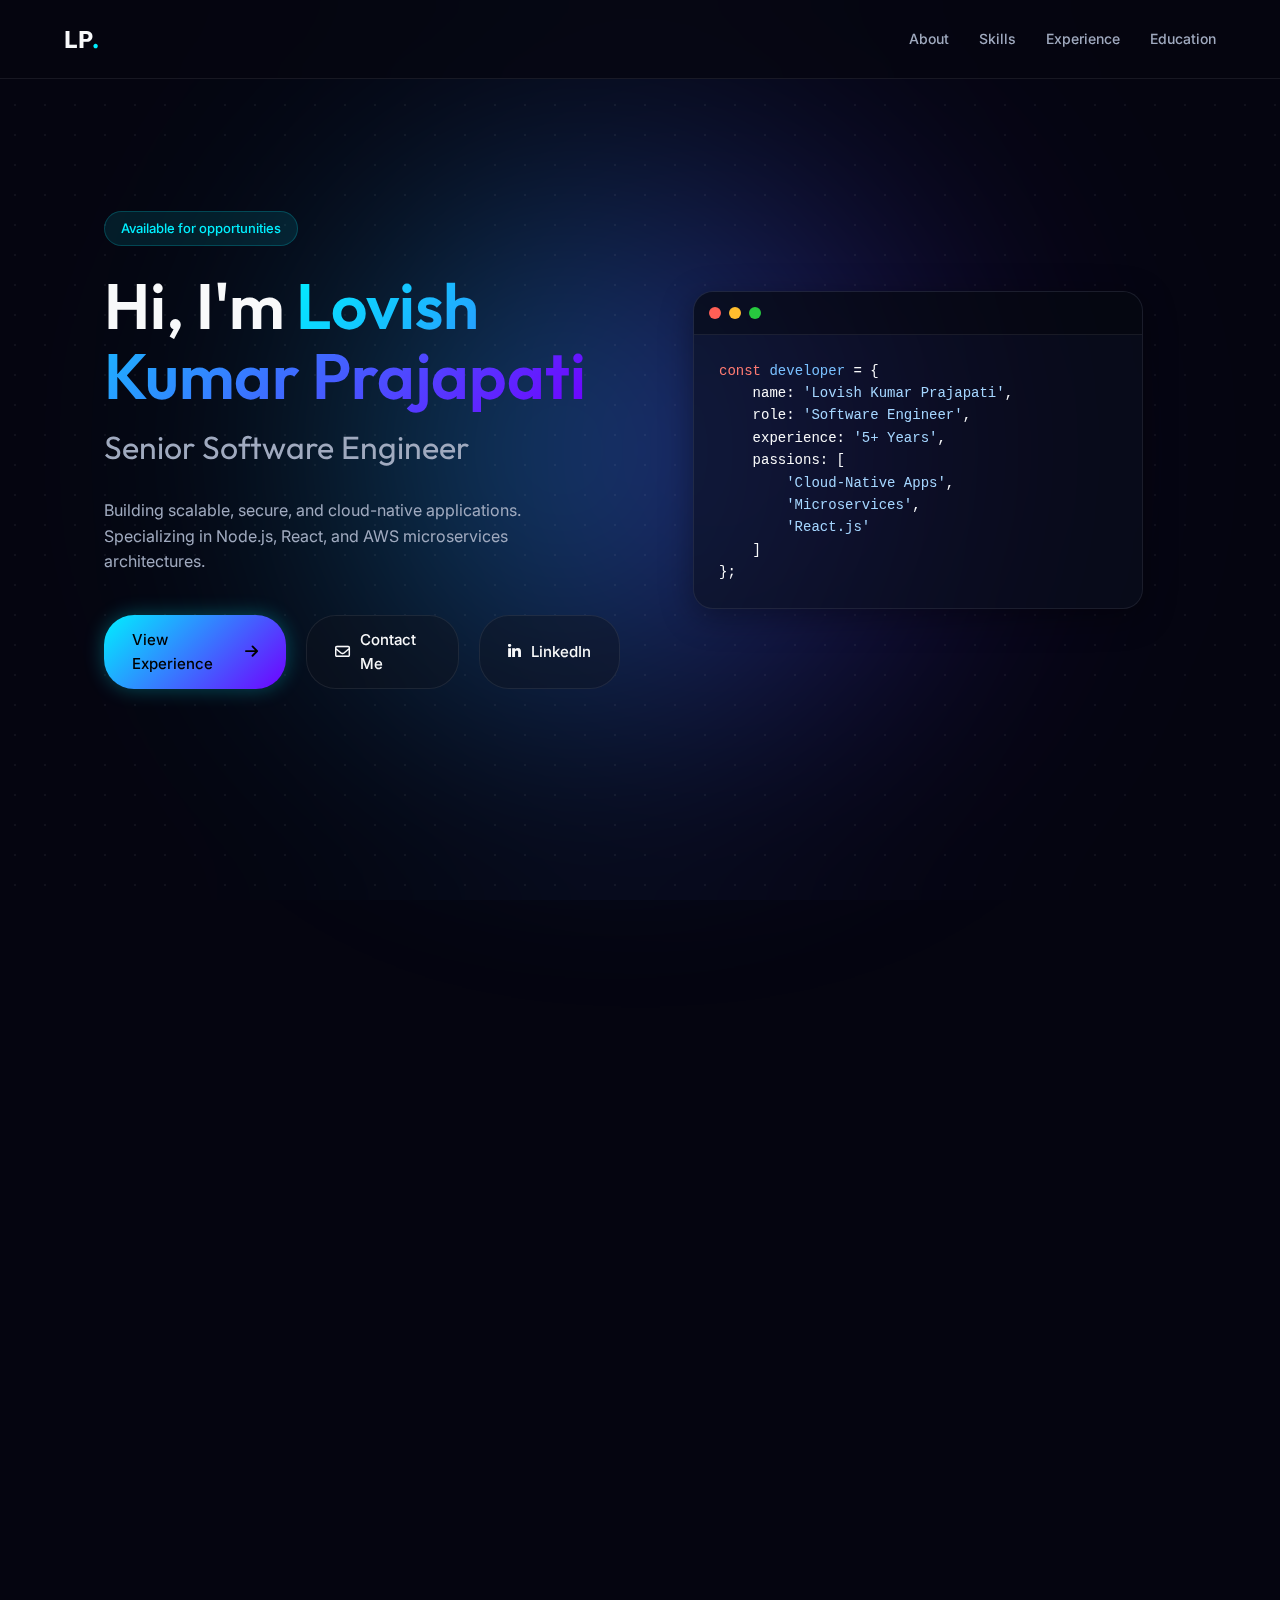
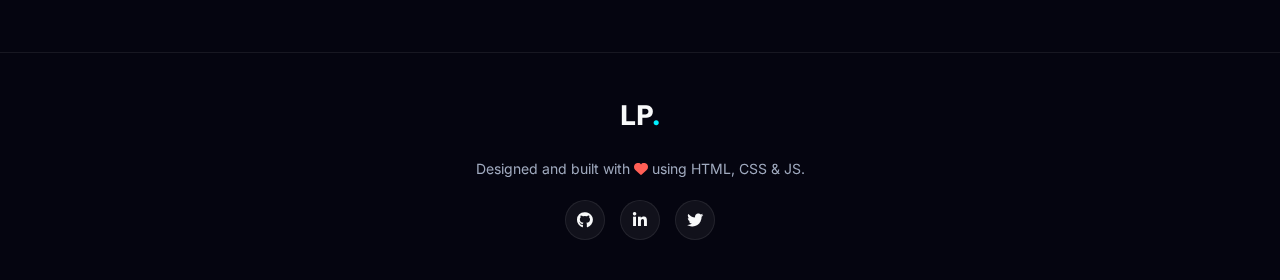
<file: index.html>
<!DOCTYPE html>
<html lang="en">

<head>
    <meta charset="UTF-8">
    <meta name="viewport" content="width=device-width, initial-scale=1.0">
    <title>Lovish Kumar Prajapati | Software Engineer</title>
    <link rel="stylesheet" href="style.css">
    <link
        href="https://fonts.googleapis.com/css2?family=Outfit:wght@300;400;500;600;700&family=Inter:wght@300;400;500;600&display=swap"
        rel="stylesheet">
    <!-- FontAwesome for Icons -->
    <link rel="stylesheet" href="https://cdnjs.cloudflare.com/ajax/libs/font-awesome/6.4.0/css/all.min.css">
</head>

<body>
    <!-- Dynamic animated backgrounds -->
    <div id="blob"></div>
    <div id="blur"></div>
    <div class="particles" id="particles"></div>

    <!-- Navigation -->
    <nav class="glass-nav">
        <div class="nav-container">
            <div class="logo">LP<span class="dot">.</span></div>
            <ul class="nav-links">
                <li><a href="#about" class="nav-link">About</a></li>
                <li><a href="#skills" class="nav-link">Skills</a></li>
                <li><a href="#experience" class="nav-link">Experience</a></li>
                <li><a href="#education" class="nav-link">Education</a></li>
            </ul>
            <div class="hamburger">
                <i class="fas fa-bars"></i>
            </div>
        </div>
    </nav>

    <main>
        <!-- Hero Section -->
        <section id="hero" class="hero section-spacing">
            <div class="hero-content fade-in">
                <div class="badge glass-badge">Available for opportunities</div>
                <h1 class="hero-title">
                    Hi, I'm <span class="gradient-text">Lovish Kumar Prajapati</span>
                </h1>
                <h2 class="hero-subtitle">Senior Software Engineer</h2>
                <p class="hero-desc">
                    Building scalable, secure, and cloud-native applications. Specializing in Node.js, React, and AWS
                    microservices architectures.
                </p>
                <div class="hero-actions">
                    <a href="#experience" class="btn btn-primary">
                        <span>View Experience</span>
                        <i class="fas fa-arrow-right"></i>
                    </a>
                    <a href="mailto:prajapatilovish@gmail.com" class="btn btn-glass">
                        <i class="far fa-envelope"></i>
                        <span>Contact Me</span>
                    </a>
                    <a href="#" class="btn btn-glass" target="_blank">
                        <i class="fab fa-linkedin-in"></i>
                        <span>LinkedIn</span>
                    </a>
                </div>
            </div>

            <div class="hero-visual fade-in scroll-delay-1">
                <div class="glass-card tech-stack-preview">
                    <div class="window-controls">
                        <span class="control red"></span>
                        <span class="control yellow"></span>
                        <span class="control green"></span>
                    </div>
                    <pre><code><span class="keyword">const</span> <span class="variable">developer</span> = {
    name: <span class="string">'Lovish Kumar Prajapati'</span>,
    role: <span class="string">'Software Engineer'</span>,
    experience: <span class="string">'5+ Years'</span>,
    passions: [
        <span class="string">'Cloud-Native Apps'</span>,
        <span class="string">'Microservices'</span>,
        <span class="string">'React.js'</span>
    ]
};</code></pre>
                </div>
            </div>
        </section>

        <!-- About Section -->
        <section id="about" class="about section-spacing">
            <div class="section-header fade-in">
                <span class="section-badge">01</span>
                <h2 class="section-title">About Me</h2>
                <div class="section-line"></div>
            </div>

            <div class="about-grid">
                <div class="glass-card about-card fade-in">
                    <p class="about-text">
                        Software Engineer with 5+ years of experience in designing and developing scalable web
                        applications using
                        <span class="highlight">Node.js</span>, <span class="highlight">React.js</span>, JavaScript,
                        TypeScript,
                        <span class="highlight">AWS</span>, and Python.
                    </p>
                    <p class="about-text">
                        Strong expertise in RESTful APIs, microservices, and third-party integrations. Proven track
                        record in optimizing system performance, improving security, and enhancing development workflows
                        through modern practices and cloud-native solutions.
                    </p>

                    <div class="stats-row">
                        <div class="stat-item">
                            <span class="stat-number">5+</span>
                            <span class="stat-label">Years Experience</span>
                        </div>
                        <div class="stat-item">
                            <span class="stat-number">30%</span>
                            <span class="stat-label">Cost Reduction</span>
                        </div>
                        <div class="stat-item">
                            <span class="stat-number">10k+</span>
                            <span class="stat-label">Daily Active Users</span>
                        </div>
                    </div>
                </div>
            </div>
        </section>

        <!-- Skills Section -->
        <section id="skills" class="skills section-spacing">
            <div class="section-header fade-in">
                <span class="section-badge">02</span>
                <h2 class="section-title">Technical Expertise</h2>
                <div class="section-line"></div>
            </div>

            <div class="skills-grid">
                <!-- Backend -->
                <div class="glass-card skill-card fade-in">
                    <div class="skill-icon"><i class="fas fa-server"></i></div>
                    <h3>Backend Development</h3>
                    <ul class="skill-tags">
                        <li>Node.js</li>
                        <li>Go</li>
                        <li>TypeScript</li>
                        <li>Python</li>
                        <li>Express.js</li>
                        <li>NestJS</li>
                        <li>RESTful APIs</li>
                        <li>Microservices</li>
                    </ul>
                </div>

                <!-- Frontend -->
                <div class="glass-card skill-card fade-in scroll-delay-1">
                    <div class="skill-icon"><i class="fas fa-desktop"></i></div>
                    <h3>Frontend Development</h3>
                    <ul class="skill-tags">
                        <li>React.js</li>
                        <li>Next.js</li>
                        <li>Material UI</li>
                        <li>HTML5</li>
                        <li>CSS3</li>
                        <li>SASS</li>
                        <li>Responsive Design</li>
                    </ul>
                </div>

                <!-- Cloud & Infrastructure -->
                <div class="glass-card skill-card fade-in">
                    <div class="skill-icon"><i class="fas fa-cloud"></i></div>
                    <h3>Cloud & AWS Services</h3>
                    <ul class="skill-tags">
                        <li>Lambda</li>
                        <li>API Gateway</li>
                        <li>S3</li>
                        <li>SQS</li>
                        <li>SNS</li>
                        <li>ECS</li>
                        <li>IAM</li>
                        <li>CloudWatch</li>
                        <li>VPC</li>
                        <li>Serverless</li>
                    </ul>
                </div>

                <!-- Database & Caching -->
                <div class="glass-card skill-card fade-in scroll-delay-1">
                    <div class="skill-icon"><i class="fas fa-database"></i></div>
                    <h3>Data Management</h3>
                    <ul class="skill-tags">
                        <li>MongoDB</li>
                        <li>Mongoose</li>
                        <li>TypeGoose</li>
                        <li>Redis</li>
                        <li>Kafka (MSK)</li>
                        <li>Schema Design</li>
                        <li>Optimization</li>
                    </ul>
                </div>

                <!-- State Mgmt & Visualization -->
                <div class="glass-card skill-card fade-in">
                    <div class="skill-icon"><i class="fas fa-chart-line"></i></div>
                    <h3>State & Data Vis</h3>
                    <ul class="skill-tags">
                        <li>Redux</li>
                        <li>MobX</li>
                        <li>Redux-Saga</li>
                        <li>Plotly.js</li>
                        <li>Trading View</li>
                        <li>SciCharts</li>
                    </ul>
                </div>

                <!-- DevOps & Tools -->
                <div class="glass-card skill-card fade-in scroll-delay-1">
                    <div class="skill-icon"><i class="fas fa-tools"></i></div>
                    <h3>CI/CD & DevOps</h3>
                    <ul class="skill-tags">
                        <li>Docker</li>
                        <li>Docker Compose</li>
                        <li>AWS CodePipeline</li>
                        <li>Jenkins</li>
                        <li>GitHub Actions</li>
                        <li>Git</li>
                    </ul>
                </div>
            </div>
        </section>

        <!-- Experience Section -->
        <section id="experience" class="experience section-spacing">
            <div class="section-header fade-in">
                <span class="section-badge">03</span>
                <h2 class="section-title">Professional Experience</h2>
                <div class="section-line"></div>
            </div>

            <div class="timeline">
                <!-- Circles -->
                <div class="timeline-item fade-in">
                    <div class="timeline-dot"></div>
                    <div class="timeline-content glass-card">
                        <div class="timeline-header">
                            <div>
                                <h3>Software Engineer II</h3>
                                <h4>Circles — Gurugram (Product: Jetpac)</h4>
                            </div>
                            <span class="timeline-date">04/2025 – Present</span>
                        </div>
                        <ul class="experience-list">
                            <li>Optimized data ingestion and analytics pipelines for customer insights, improving
                                personalization and user experience.</li>
                            <li>Mentored junior developers, conducted code reviews, architectural design sessions, and
                                introduced DevOps practices for faster release cycles.</li>
                            <li>Built secure, high-performance B2B APIs for partner integrations, covering eSIM
                                ordering, subscription management, billing, and real-time usage tracking.</li>
                            <li>Led a team of 5+ engineers, driving best practices in code quality, cloud-native design,
                                and agile development.</li>
                        </ul>
                    </div>
                </div>

                <!-- Diverselynx -->
                <div class="timeline-item fade-in">
                    <div class="timeline-dot"></div>
                    <div class="timeline-content glass-card">
                        <div class="timeline-header">
                            <div>
                                <h3>Senior Software Developer</h3>
                                <h4>Diverselynx India Pvt Ltd — Noida (Product: Hyblockcapital)</h4>
                            </div>
                            <span class="timeline-date">04/2022 – 03/2025</span>
                        </div>
                        <ul class="experience-list">
                            <li>Architected and developed a scalable crypto analytics platform with Node.js and
                                React.js, supporting over 10,000 daily active users.</li>
                            <li>Designed and developed a robust admin panel for real-time content management and data
                                visualization using React.js, Redux, and Material UI.</li>
                            <li>Built secure, high-performance trading APIs with 2FA and JWT-based security, automating
                                AWS infrastructure provisioning using Serverless Framework and reducing infrastructure
                                costs by 30%.</li>
                            <li>Implemented data ingestion pipelines using Python and Pandas for efficient analysis of
                                over 2 million rows of data.</li>
                            <li>Enhanced application performance by optimizing MongoDB queries, achieving a 60%
                                reduction in response times.</li>
                            <li>Integrated AWS Cognito for user authentication, optimizing it for handling 5,000
                                concurrent logins.</li>
                        </ul>
                    </div>
                </div>

                <!-- Story Digital -->
                <div class="timeline-item fade-in">
                    <div class="timeline-dot"></div>
                    <div class="timeline-content glass-card">
                        <div class="timeline-header">
                            <div>
                                <h3>Full Stack Developer</h3>
                                <h4>Story Digital (Client: Cricuru)</h4>
                            </div>
                            <span class="timeline-date">05/2021 – 04/2022</span>
                        </div>
                        <ul class="experience-list">
                            <li>Converted Figma designs into fully functional, responsive React.js components with
                                pixel-perfect accuracy.</li>
                            <li>Developed and optimized RESTful APIs using Node.js and TypeScript, handling over 200,000
                                API requests per day.</li>
                            <li>Implemented JWT-based authentication and role-based access control, reducing
                                unauthorized access incidents by 35%.</li>
                            <li>Built custom middleware and optimized API performance using caching strategies with
                                Redis, reducing average response time by 50%.</li>
                            <li>Integrated third-party payment gateways and analytics tools, improving conversion rates
                                by 15%.</li>
                        </ul>
                    </div>
                </div>
            </div>
        </section>

        <!-- Education Section -->
        <section id="education" class="education section-spacing">
            <div class="section-header fade-in">
                <span class="section-badge">04</span>
                <h2 class="section-title">Education</h2>
                <div class="section-line"></div>
            </div>

            <div class="glass-card education-card fade-in">
                <div class="edu-icon"><i class="fas fa-graduation-cap"></i></div>
                <div class="edu-details">
                    <h3>Bachelor of Science (B.S.) - Computer Science</h3>
                    <h4>Hansraj College, Delhi</h4>
                    <p class="edu-date">05/2018 – 04/2021</p>
                </div>
            </div>
        </section>

    </main>

    <footer class="glass-footer">
        <div class="footer-content">
            <div class="footer-logo">LP<span class="dot">.</span></div>
            <p>Designed and built with <i class="fas fa-heart"></i> using HTML, CSS & JS.</p>
            <div class="social-links">
                <a href="#" class="social-link"><i class="fab fa-github"></i></a>
                <a href="#" class="social-link"><i class="fab fa-linkedin-in"></i></a>
                <a href="#" class="social-link"><i class="fab fa-twitter"></i></a>
            </div>
        </div>
    </footer>

    <script src="script.js"></script>
</body>

</html>
</file>
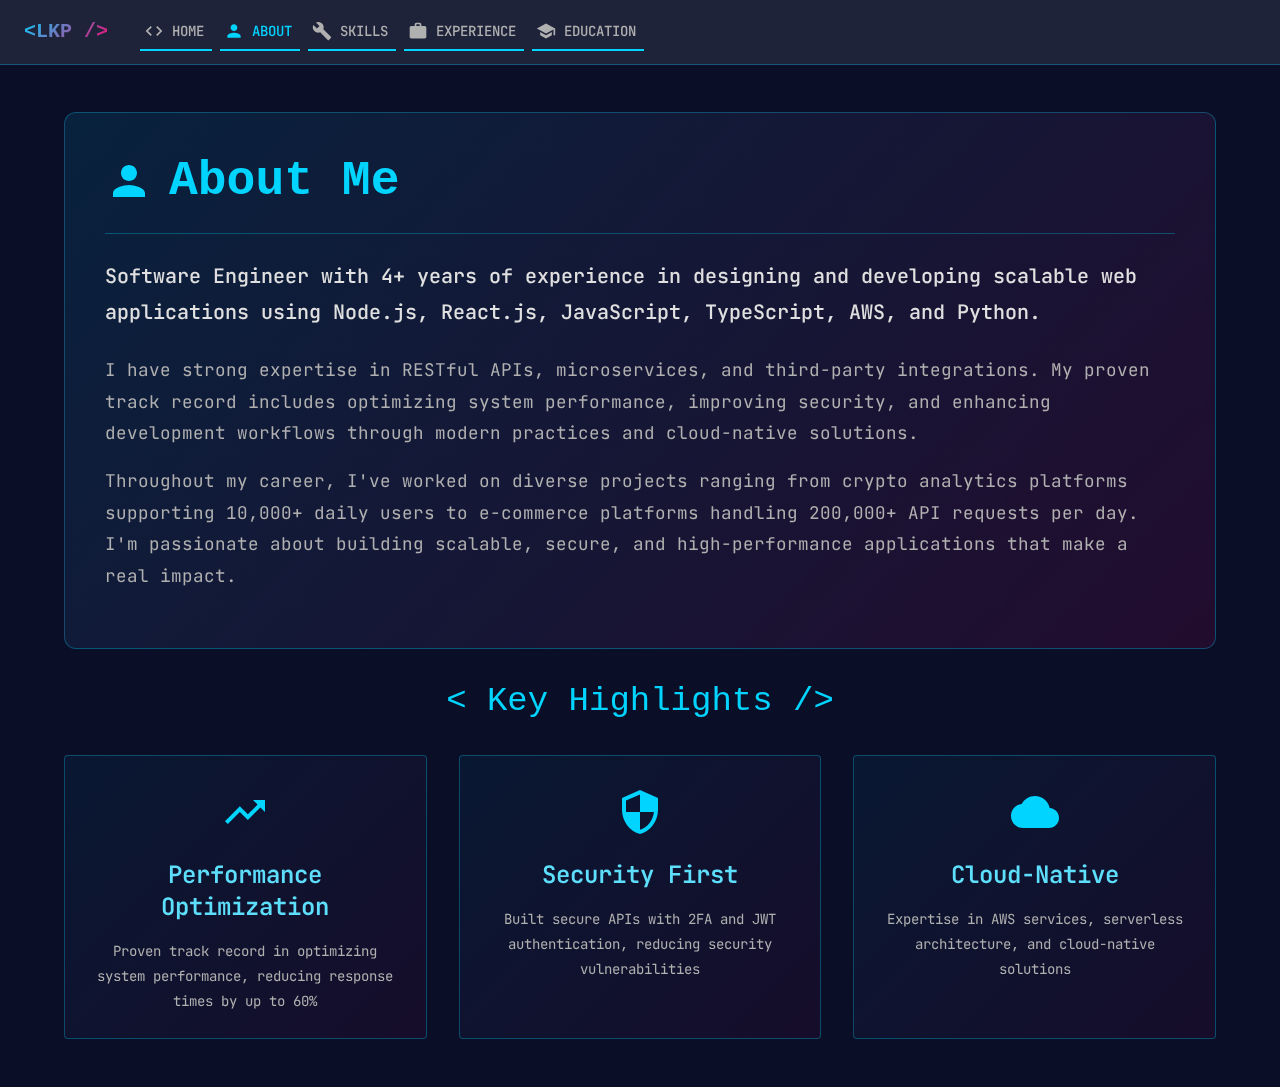
<file: about.html>
<!DOCTYPE html><html lang="en"><head><meta charSet="utf-8"/><meta name="viewport" content="width=device-width"/><title>About - Lovish Kumar Prajapati</title><meta name="description" content="About Lovish Kumar Prajapati - Software Engineer II"/><meta name="next-head-count" content="4"/><link rel="preload" href="/_next/static/css/7cf92b434fd9a31a.css" as="style"/><link rel="stylesheet" href="/_next/static/css/7cf92b434fd9a31a.css" data-n-g=""/><noscript data-n-css=""></noscript><script defer="" nomodule="" src="/_next/static/chunks/polyfills-42372ed130431b0a.js"></script><script src="/_next/static/chunks/webpack-0b5d8249fb15f5f3.js" defer=""></script><script src="/_next/static/chunks/framework-64ad27b21261a9ce.js" defer=""></script><script src="/_next/static/chunks/main-4b423ec82b590a3f.js" defer=""></script><script src="/_next/static/chunks/pages/_app-73565f3668a99bd5.js" defer=""></script><script src="/_next/static/chunks/512-64b1a8641300490a.js" defer=""></script><script src="/_next/static/chunks/pages/about-90571f0589453914.js" defer=""></script><script src="/_next/static/vRnweFvorBKuiLa2KrAZg/_buildManifest.js" defer=""></script><script src="/_next/static/vRnweFvorBKuiLa2KrAZg/_ssgManifest.js" defer=""></script></head><body><div id="__next"><style data-emotion="css-global 4rpii">html{-webkit-font-smoothing:antialiased;-moz-osx-font-smoothing:grayscale;box-sizing:border-box;-webkit-text-size-adjust:100%;}*,*::before,*::after{box-sizing:inherit;}strong,b{font-weight:700;}body{margin:0;color:#e0e0e0;font-family:"JetBrains Mono","Fira Code",Monaco,Consolas,monospace;font-weight:400;font-size:1rem;line-height:1.5;background-color:#0a0e27;}@media print{body{background-color:#fff;}}body::backdrop{background-color:#0a0e27;}</style><style data-emotion="css 1k2w2y2">.css-1k2w2y2{-webkit-transform:translateY(0);-moz-transform:translateY(0);-ms-transform:translateY(0);transform:translateY(0);-webkit-transition:all 0.3s ease;transition:all 0.3s ease;position:relative;z-index:1300;pointer-events:none;}.css-1k2w2y2>*{pointer-events:auto;}</style><div class="MuiBox-root css-1k2w2y2"><style data-emotion="css k9y1hh">.css-k9y1hh{display:-webkit-box;display:-webkit-flex;display:-ms-flexbox;display:flex;-webkit-flex-direction:column;-ms-flex-direction:column;flex-direction:column;width:100%;box-sizing:border-box;-webkit-flex-shrink:0;-ms-flex-negative:0;flex-shrink:0;position:fixed;z-index:1100;top:0;left:auto;right:0;background-color:rgba(10, 14, 39, 0.8);-webkit-backdrop-filter:blur(10px);backdrop-filter:blur(10px);border-bottom:1px solid rgba(0, 212, 255, 0.3);box-shadow:none;-webkit-transition:all 0.3s ease;transition:all 0.3s ease;z-index:1300;pointer-events:auto;}@media print{.css-k9y1hh{position:absolute;}}</style><style data-emotion="css nlvhs9">.css-nlvhs9{background-color:#151932;color:#e0e0e0;-webkit-transition:box-shadow 300ms cubic-bezier(0.4, 0, 0.2, 1) 0ms;transition:box-shadow 300ms cubic-bezier(0.4, 0, 0.2, 1) 0ms;box-shadow:0px 2px 4px -1px rgba(0,0,0,0.2),0px 4px 5px 0px rgba(0,0,0,0.14),0px 1px 10px 0px rgba(0,0,0,0.12);background-image:linear-gradient(rgba(255, 255, 255, 0.09), rgba(255, 255, 255, 0.09));display:-webkit-box;display:-webkit-flex;display:-ms-flexbox;display:flex;-webkit-flex-direction:column;-ms-flex-direction:column;flex-direction:column;width:100%;box-sizing:border-box;-webkit-flex-shrink:0;-ms-flex-negative:0;flex-shrink:0;position:fixed;z-index:1100;top:0;left:auto;right:0;background-color:rgba(10, 14, 39, 0.8);-webkit-backdrop-filter:blur(10px);backdrop-filter:blur(10px);border-bottom:1px solid rgba(0, 212, 255, 0.3);box-shadow:none;-webkit-transition:all 0.3s ease;transition:all 0.3s ease;z-index:1300;pointer-events:auto;}@media print{.css-nlvhs9{position:absolute;}}</style><header class="MuiPaper-root MuiPaper-elevation MuiPaper-elevation4 MuiAppBar-root MuiAppBar-colorPrimary MuiAppBar-positionFixed mui-fixed css-nlvhs9"><style data-emotion="css 111m6pq">.css-111m6pq{position:relative;display:-webkit-box;display:-webkit-flex;display:-ms-flexbox;display:flex;-webkit-align-items:center;-webkit-box-align:center;-ms-flex-align:center;align-items:center;padding-left:16px;padding-right:16px;min-height:56px;position:relative;z-index:1301;pointer-events:auto;}@media (min-width:600px){.css-111m6pq{padding-left:24px;padding-right:24px;}}@media (min-width:0px){@media (orientation: landscape){.css-111m6pq{min-height:48px;}}}@media (min-width:600px){.css-111m6pq{min-height:64px;}}</style><div class="MuiToolbar-root MuiToolbar-gutters MuiToolbar-regular css-111m6pq"><style data-emotion="css axpw7q">.css-axpw7q{margin:0;font-family:"JetBrains Mono","Fira Code",Monaco,Consolas,monospace;font-weight:500;font-size:1.25rem;line-height:1.6;-webkit-box-flex:0;-webkit-flex-grow:0;-ms-flex-positive:0;flex-grow:0;margin-right:32px;font-family:monospace;font-weight:700;background:linear-gradient(135deg, #00d4ff 0%, #ff006e 100%);-webkit-background-clip:text;-webkit-text-fill-color:transparent;cursor:pointer;position:relative;z-index:1302;pointer-events:auto;-webkit-user-select:none;-moz-user-select:none;-ms-user-select:none;user-select:none;}</style><div class="MuiTypography-root MuiTypography-h6 css-axpw7q">&lt;<!-- -->LKP<!-- --> /&gt;</div><style data-emotion="css 1ra80yn">.css-1ra80yn{-webkit-box-flex:1;-webkit-flex-grow:1;-ms-flex-positive:1;flex-grow:1;gap:8px;position:relative;z-index:1302;pointer-events:auto;}@media (min-width:0px){.css-1ra80yn{display:none;}}@media (min-width:900px){.css-1ra80yn{display:-webkit-box;display:-webkit-flex;display:-ms-flexbox;display:flex;}}</style><div class="MuiBox-root css-1ra80yn"><style data-emotion="css 17zoluo">.css-17zoluo{font-family:"JetBrains Mono","Fira Code",Monaco,Consolas,monospace;font-weight:500;font-size:0.875rem;line-height:1.75;text-transform:uppercase;min-width:64px;padding:6px 8px;border-radius:4px;-webkit-transition:background-color 250ms cubic-bezier(0.4, 0, 0.2, 1) 0ms,box-shadow 250ms cubic-bezier(0.4, 0, 0.2, 1) 0ms,border-color 250ms cubic-bezier(0.4, 0, 0.2, 1) 0ms,color 250ms cubic-bezier(0.4, 0, 0.2, 1) 0ms;transition:background-color 250ms cubic-bezier(0.4, 0, 0.2, 1) 0ms,box-shadow 250ms cubic-bezier(0.4, 0, 0.2, 1) 0ms,border-color 250ms cubic-bezier(0.4, 0, 0.2, 1) 0ms,color 250ms cubic-bezier(0.4, 0, 0.2, 1) 0ms;color:#00d4ff;color:#b0b0b0;border-bottom:2px solid transparent;border-color:#00d4ff;border-radius:0;-webkit-transition:all 0.3s ease;transition:all 0.3s ease;position:relative;z-index:1303;pointer-events:auto;cursor:pointer;}.css-17zoluo:hover{-webkit-text-decoration:none;text-decoration:none;background-color:rgba(0, 212, 255, 0.08);}@media (hover: none){.css-17zoluo:hover{background-color:transparent;}}.css-17zoluo.Mui-disabled{color:rgba(255, 255, 255, 0.3);}.css-17zoluo:hover{color:#5ddefb;background-color:rgba(0, 212, 255, 0.1);}</style><style data-emotion="css 1769tpy">.css-1769tpy{display:-webkit-inline-box;display:-webkit-inline-flex;display:-ms-inline-flexbox;display:inline-flex;-webkit-align-items:center;-webkit-box-align:center;-ms-flex-align:center;align-items:center;-webkit-box-pack:center;-ms-flex-pack:center;-webkit-justify-content:center;justify-content:center;position:relative;box-sizing:border-box;-webkit-tap-highlight-color:transparent;background-color:transparent;outline:0;border:0;margin:0;border-radius:0;padding:0;cursor:pointer;-webkit-user-select:none;-moz-user-select:none;-ms-user-select:none;user-select:none;vertical-align:middle;-moz-appearance:none;-webkit-appearance:none;-webkit-text-decoration:none;text-decoration:none;color:inherit;font-family:"JetBrains Mono","Fira Code",Monaco,Consolas,monospace;font-weight:500;font-size:0.875rem;line-height:1.75;text-transform:uppercase;min-width:64px;padding:6px 8px;border-radius:4px;-webkit-transition:background-color 250ms cubic-bezier(0.4, 0, 0.2, 1) 0ms,box-shadow 250ms cubic-bezier(0.4, 0, 0.2, 1) 0ms,border-color 250ms cubic-bezier(0.4, 0, 0.2, 1) 0ms,color 250ms cubic-bezier(0.4, 0, 0.2, 1) 0ms;transition:background-color 250ms cubic-bezier(0.4, 0, 0.2, 1) 0ms,box-shadow 250ms cubic-bezier(0.4, 0, 0.2, 1) 0ms,border-color 250ms cubic-bezier(0.4, 0, 0.2, 1) 0ms,color 250ms cubic-bezier(0.4, 0, 0.2, 1) 0ms;color:#00d4ff;color:#b0b0b0;border-bottom:2px solid transparent;border-color:#00d4ff;border-radius:0;-webkit-transition:all 0.3s ease;transition:all 0.3s ease;position:relative;z-index:1303;pointer-events:auto;cursor:pointer;}.css-1769tpy::-moz-focus-inner{border-style:none;}.css-1769tpy.Mui-disabled{pointer-events:none;cursor:default;}@media print{.css-1769tpy{-webkit-print-color-adjust:exact;color-adjust:exact;}}.css-1769tpy:hover{-webkit-text-decoration:none;text-decoration:none;background-color:rgba(0, 212, 255, 0.08);}@media (hover: none){.css-1769tpy:hover{background-color:transparent;}}.css-1769tpy.Mui-disabled{color:rgba(255, 255, 255, 0.3);}.css-1769tpy:hover{color:#5ddefb;background-color:rgba(0, 212, 255, 0.1);}</style><button class="MuiButtonBase-root MuiButton-root MuiButton-text MuiButton-textPrimary MuiButton-sizeMedium MuiButton-textSizeMedium MuiButton-colorPrimary MuiButton-root MuiButton-text MuiButton-textPrimary MuiButton-sizeMedium MuiButton-textSizeMedium MuiButton-colorPrimary css-1769tpy" tabindex="0" type="button"><style data-emotion="css 6xugel">.css-6xugel{display:inherit;margin-right:8px;margin-left:-4px;}.css-6xugel>*:nth-of-type(1){font-size:20px;}</style><span class="MuiButton-icon MuiButton-startIcon MuiButton-iconSizeMedium css-6xugel"><style data-emotion="css vubbuv">.css-vubbuv{-webkit-user-select:none;-moz-user-select:none;-ms-user-select:none;user-select:none;width:1em;height:1em;display:inline-block;fill:currentColor;-webkit-flex-shrink:0;-ms-flex-negative:0;flex-shrink:0;-webkit-transition:fill 200ms cubic-bezier(0.4, 0, 0.2, 1) 0ms;transition:fill 200ms cubic-bezier(0.4, 0, 0.2, 1) 0ms;font-size:1.5rem;}</style><svg class="MuiSvgIcon-root MuiSvgIcon-fontSizeMedium css-vubbuv" focusable="false" aria-hidden="true" viewBox="0 0 24 24" data-testid="CodeIcon"><path d="M9.4 16.6 4.8 12l4.6-4.6L8 6l-6 6 6 6zm5.2 0 4.6-4.6-4.6-4.6L16 6l6 6-6 6z"></path></svg></span>Home</button><style data-emotion="css 19nbwdr">.css-19nbwdr{font-family:"JetBrains Mono","Fira Code",Monaco,Consolas,monospace;font-weight:500;font-size:0.875rem;line-height:1.75;text-transform:uppercase;min-width:64px;padding:6px 8px;border-radius:4px;-webkit-transition:background-color 250ms cubic-bezier(0.4, 0, 0.2, 1) 0ms,box-shadow 250ms cubic-bezier(0.4, 0, 0.2, 1) 0ms,border-color 250ms cubic-bezier(0.4, 0, 0.2, 1) 0ms,color 250ms cubic-bezier(0.4, 0, 0.2, 1) 0ms;transition:background-color 250ms cubic-bezier(0.4, 0, 0.2, 1) 0ms,box-shadow 250ms cubic-bezier(0.4, 0, 0.2, 1) 0ms,border-color 250ms cubic-bezier(0.4, 0, 0.2, 1) 0ms,color 250ms cubic-bezier(0.4, 0, 0.2, 1) 0ms;color:#00d4ff;color:#00d4ff;border-bottom:2px solid;border-color:#00d4ff;border-radius:0;-webkit-transition:all 0.3s ease;transition:all 0.3s ease;position:relative;z-index:1303;pointer-events:auto;cursor:pointer;}.css-19nbwdr:hover{-webkit-text-decoration:none;text-decoration:none;background-color:rgba(0, 212, 255, 0.08);}@media (hover: none){.css-19nbwdr:hover{background-color:transparent;}}.css-19nbwdr.Mui-disabled{color:rgba(255, 255, 255, 0.3);}.css-19nbwdr:hover{color:#5ddefb;background-color:rgba(0, 212, 255, 0.1);}</style><style data-emotion="css n2w96n">.css-n2w96n{display:-webkit-inline-box;display:-webkit-inline-flex;display:-ms-inline-flexbox;display:inline-flex;-webkit-align-items:center;-webkit-box-align:center;-ms-flex-align:center;align-items:center;-webkit-box-pack:center;-ms-flex-pack:center;-webkit-justify-content:center;justify-content:center;position:relative;box-sizing:border-box;-webkit-tap-highlight-color:transparent;background-color:transparent;outline:0;border:0;margin:0;border-radius:0;padding:0;cursor:pointer;-webkit-user-select:none;-moz-user-select:none;-ms-user-select:none;user-select:none;vertical-align:middle;-moz-appearance:none;-webkit-appearance:none;-webkit-text-decoration:none;text-decoration:none;color:inherit;font-family:"JetBrains Mono","Fira Code",Monaco,Consolas,monospace;font-weight:500;font-size:0.875rem;line-height:1.75;text-transform:uppercase;min-width:64px;padding:6px 8px;border-radius:4px;-webkit-transition:background-color 250ms cubic-bezier(0.4, 0, 0.2, 1) 0ms,box-shadow 250ms cubic-bezier(0.4, 0, 0.2, 1) 0ms,border-color 250ms cubic-bezier(0.4, 0, 0.2, 1) 0ms,color 250ms cubic-bezier(0.4, 0, 0.2, 1) 0ms;transition:background-color 250ms cubic-bezier(0.4, 0, 0.2, 1) 0ms,box-shadow 250ms cubic-bezier(0.4, 0, 0.2, 1) 0ms,border-color 250ms cubic-bezier(0.4, 0, 0.2, 1) 0ms,color 250ms cubic-bezier(0.4, 0, 0.2, 1) 0ms;color:#00d4ff;color:#00d4ff;border-bottom:2px solid;border-color:#00d4ff;border-radius:0;-webkit-transition:all 0.3s ease;transition:all 0.3s ease;position:relative;z-index:1303;pointer-events:auto;cursor:pointer;}.css-n2w96n::-moz-focus-inner{border-style:none;}.css-n2w96n.Mui-disabled{pointer-events:none;cursor:default;}@media print{.css-n2w96n{-webkit-print-color-adjust:exact;color-adjust:exact;}}.css-n2w96n:hover{-webkit-text-decoration:none;text-decoration:none;background-color:rgba(0, 212, 255, 0.08);}@media (hover: none){.css-n2w96n:hover{background-color:transparent;}}.css-n2w96n.Mui-disabled{color:rgba(255, 255, 255, 0.3);}.css-n2w96n:hover{color:#5ddefb;background-color:rgba(0, 212, 255, 0.1);}</style><button class="MuiButtonBase-root MuiButton-root MuiButton-text MuiButton-textPrimary MuiButton-sizeMedium MuiButton-textSizeMedium MuiButton-colorPrimary MuiButton-root MuiButton-text MuiButton-textPrimary MuiButton-sizeMedium MuiButton-textSizeMedium MuiButton-colorPrimary css-n2w96n" tabindex="0" type="button"><span class="MuiButton-icon MuiButton-startIcon MuiButton-iconSizeMedium css-6xugel"><svg class="MuiSvgIcon-root MuiSvgIcon-fontSizeMedium css-vubbuv" focusable="false" aria-hidden="true" viewBox="0 0 24 24" data-testid="PersonIcon"><path d="M12 12c2.21 0 4-1.79 4-4s-1.79-4-4-4-4 1.79-4 4 1.79 4 4 4m0 2c-2.67 0-8 1.34-8 4v2h16v-2c0-2.66-5.33-4-8-4"></path></svg></span>About</button><button class="MuiButtonBase-root MuiButton-root MuiButton-text MuiButton-textPrimary MuiButton-sizeMedium MuiButton-textSizeMedium MuiButton-colorPrimary MuiButton-root MuiButton-text MuiButton-textPrimary MuiButton-sizeMedium MuiButton-textSizeMedium MuiButton-colorPrimary css-1769tpy" tabindex="0" type="button"><span class="MuiButton-icon MuiButton-startIcon MuiButton-iconSizeMedium css-6xugel"><svg class="MuiSvgIcon-root MuiSvgIcon-fontSizeMedium css-vubbuv" focusable="false" aria-hidden="true" viewBox="0 0 24 24" data-testid="BuildIcon"><path d="m22.7 19-9.1-9.1c.9-2.3.4-5-1.5-6.9-2-2-5-2.4-7.4-1.3L9 6 6 9 1.6 4.7C.4 7.1.9 10.1 2.9 12.1c1.9 1.9 4.6 2.4 6.9 1.5l9.1 9.1c.4.4 1 .4 1.4 0l2.3-2.3c.5-.4.5-1.1.1-1.4"></path></svg></span>Skills</button><button class="MuiButtonBase-root MuiButton-root MuiButton-text MuiButton-textPrimary MuiButton-sizeMedium MuiButton-textSizeMedium MuiButton-colorPrimary MuiButton-root MuiButton-text MuiButton-textPrimary MuiButton-sizeMedium MuiButton-textSizeMedium MuiButton-colorPrimary css-1769tpy" tabindex="0" type="button"><span class="MuiButton-icon MuiButton-startIcon MuiButton-iconSizeMedium css-6xugel"><svg class="MuiSvgIcon-root MuiSvgIcon-fontSizeMedium css-vubbuv" focusable="false" aria-hidden="true" viewBox="0 0 24 24" data-testid="WorkIcon"><path d="M20 6h-4V4c0-1.11-.89-2-2-2h-4c-1.11 0-2 .89-2 2v2H4c-1.11 0-1.99.89-1.99 2L2 19c0 1.11.89 2 2 2h16c1.11 0 2-.89 2-2V8c0-1.11-.89-2-2-2m-6 0h-4V4h4z"></path></svg></span>Experience</button><button class="MuiButtonBase-root MuiButton-root MuiButton-text MuiButton-textPrimary MuiButton-sizeMedium MuiButton-textSizeMedium MuiButton-colorPrimary MuiButton-root MuiButton-text MuiButton-textPrimary MuiButton-sizeMedium MuiButton-textSizeMedium MuiButton-colorPrimary css-1769tpy" tabindex="0" type="button"><span class="MuiButton-icon MuiButton-startIcon MuiButton-iconSizeMedium css-6xugel"><svg class="MuiSvgIcon-root MuiSvgIcon-fontSizeMedium css-vubbuv" focusable="false" aria-hidden="true" viewBox="0 0 24 24" data-testid="SchoolIcon"><path d="M5 13.18v4L12 21l7-3.82v-4L12 17zM12 3 1 9l11 6 9-4.91V17h2V9z"></path></svg></span>Education</button></div><style data-emotion="css 6zov0x">.css-6zov0x{text-align:center;-webkit-flex:0 0 auto;-ms-flex:0 0 auto;flex:0 0 auto;font-size:1.5rem;padding:8px;border-radius:50%;overflow:visible;color:#fff;-webkit-transition:background-color 150ms cubic-bezier(0.4, 0, 0.2, 1) 0ms;transition:background-color 150ms cubic-bezier(0.4, 0, 0.2, 1) 0ms;margin-left:-12px;color:inherit;color:#00d4ff;position:relative;z-index:1302;pointer-events:auto;}.css-6zov0x:hover{background-color:rgba(255, 255, 255, 0.08);}@media (hover: none){.css-6zov0x:hover{background-color:transparent;}}.css-6zov0x.Mui-disabled{background-color:transparent;color:rgba(255, 255, 255, 0.3);}@media (min-width:900px){.css-6zov0x{display:none;}}</style><style data-emotion="css pns3g8">.css-pns3g8{display:-webkit-inline-box;display:-webkit-inline-flex;display:-ms-inline-flexbox;display:inline-flex;-webkit-align-items:center;-webkit-box-align:center;-ms-flex-align:center;align-items:center;-webkit-box-pack:center;-ms-flex-pack:center;-webkit-justify-content:center;justify-content:center;position:relative;box-sizing:border-box;-webkit-tap-highlight-color:transparent;background-color:transparent;outline:0;border:0;margin:0;border-radius:0;padding:0;cursor:pointer;-webkit-user-select:none;-moz-user-select:none;-ms-user-select:none;user-select:none;vertical-align:middle;-moz-appearance:none;-webkit-appearance:none;-webkit-text-decoration:none;text-decoration:none;color:inherit;text-align:center;-webkit-flex:0 0 auto;-ms-flex:0 0 auto;flex:0 0 auto;font-size:1.5rem;padding:8px;border-radius:50%;overflow:visible;color:#fff;-webkit-transition:background-color 150ms cubic-bezier(0.4, 0, 0.2, 1) 0ms;transition:background-color 150ms cubic-bezier(0.4, 0, 0.2, 1) 0ms;margin-left:-12px;color:inherit;color:#00d4ff;position:relative;z-index:1302;pointer-events:auto;}.css-pns3g8::-moz-focus-inner{border-style:none;}.css-pns3g8.Mui-disabled{pointer-events:none;cursor:default;}@media print{.css-pns3g8{-webkit-print-color-adjust:exact;color-adjust:exact;}}.css-pns3g8:hover{background-color:rgba(255, 255, 255, 0.08);}@media (hover: none){.css-pns3g8:hover{background-color:transparent;}}.css-pns3g8.Mui-disabled{background-color:transparent;color:rgba(255, 255, 255, 0.3);}@media (min-width:900px){.css-pns3g8{display:none;}}</style><button class="MuiButtonBase-root MuiIconButton-root MuiIconButton-colorInherit MuiIconButton-edgeStart MuiIconButton-sizeMedium css-pns3g8" tabindex="0" type="button" aria-label="open drawer"><svg class="MuiSvgIcon-root MuiSvgIcon-fontSizeMedium css-vubbuv" focusable="false" aria-hidden="true" viewBox="0 0 24 24" data-testid="MenuIcon"><path d="M3 18h18v-2H3zm0-5h18v-2H3zm0-7v2h18V6z"></path></svg></button></div></header></div><nav class="MuiBox-root css-0"><style data-emotion="css xbun24">.css-xbun24{z-index:1200;}@media (min-width:0px){.css-xbun24{display:block;}}@media (min-width:900px){.css-xbun24{display:none;}}.css-xbun24 .MuiDrawer-paper{box-sizing:border-box;width:240px;background-color:#151932;border-right:1px solid rgba(0, 212, 255, 0.3);}</style></nav><style data-emotion="css kda0p0">.css-kda0p0{min-height:100vh;position:relative;overflow:hidden;padding-top:64px;}</style><div class="MuiBox-root css-kda0p0"><div class="tech-grid MuiBox-root css-0"></div><style data-emotion="css 1eqda3f">.css-1eqda3f{width:100%;margin-left:auto;box-sizing:border-box;margin-right:auto;display:block;padding-left:16px;padding-right:16px;padding-top:48px;padding-bottom:48px;position:relative;z-index:1;}@media (min-width:600px){.css-1eqda3f{padding-left:24px;padding-right:24px;}}@media (min-width:1200px){.css-1eqda3f{max-width:1200px;}}</style><div class="MuiContainer-root MuiContainer-maxWidthLg css-1eqda3f"><style data-emotion="css 1bx16e5">.css-1bx16e5{background-color:#151932;color:#e0e0e0;-webkit-transition:box-shadow 300ms cubic-bezier(0.4, 0, 0.2, 1) 0ms;transition:box-shadow 300ms cubic-bezier(0.4, 0, 0.2, 1) 0ms;border-radius:4px;box-shadow:none;background-image:linear-gradient(rgba(255, 255, 255, 0), rgba(255, 255, 255, 0));padding:40px;margin-bottom:32px;background:linear-gradient(135deg, rgba(0, 212, 255, 0.1) 0%, rgba(255, 0, 110, 0.1) 100%);border:1px solid rgba(0, 212, 255, 0.3);border-radius:12px;}</style><div class="MuiPaper-root MuiPaper-elevation MuiPaper-rounded MuiPaper-elevation0 css-1bx16e5" style="opacity:0;visibility:hidden"><style data-emotion="css 1771hjw">.css-1771hjw{margin:0;font-weight:600;font-family:"JetBrains Mono","Fira Code",Monaco,Consolas,monospace;font-size:3rem;line-height:1.167;margin-bottom:0.35em;color:#00d4ff;display:-webkit-box;display:-webkit-flex;display:-ms-flexbox;display:flex;-webkit-align-items:center;-webkit-box-align:center;-ms-flex-align:center;align-items:center;gap:16px;margin-bottom:24px;font-family:monospace;}</style><h1 class="MuiTypography-root MuiTypography-h3 MuiTypography-gutterBottom css-1771hjw"><style data-emotion="css 95w34a">.css-95w34a{-webkit-user-select:none;-moz-user-select:none;-ms-user-select:none;user-select:none;width:1em;height:1em;display:inline-block;fill:currentColor;-webkit-flex-shrink:0;-ms-flex-negative:0;flex-shrink:0;-webkit-transition:fill 200ms cubic-bezier(0.4, 0, 0.2, 1) 0ms;transition:fill 200ms cubic-bezier(0.4, 0, 0.2, 1) 0ms;font-size:1.5rem;font-size:3rem;}</style><svg class="MuiSvgIcon-root MuiSvgIcon-fontSizeMedium css-95w34a" focusable="false" aria-hidden="true" viewBox="0 0 24 24" data-testid="PersonIcon"><path d="M12 12c2.21 0 4-1.79 4-4s-1.79-4-4-4-4 1.79-4 4 1.79 4 4 4m0 2c-2.67 0-8 1.34-8 4v2h16v-2c0-2.66-5.33-4-8-4"></path></svg> About Me</h1><style data-emotion="css sbpm3z">.css-sbpm3z{margin:0;-webkit-flex-shrink:0;-ms-flex-negative:0;flex-shrink:0;border-width:0;border-style:solid;border-color:rgba(255, 255, 255, 0.12);border-bottom-width:thin;margin-top:24px;margin-bottom:24px;border-color:rgba(0, 212, 255, 0.3);}</style><hr class="MuiDivider-root MuiDivider-fullWidth css-sbpm3z"/><style data-emotion="css 19kaudm">.css-19kaudm{margin:0;font-family:"JetBrains Mono","Fira Code",Monaco,Consolas,monospace;font-weight:500;font-size:1.25rem;line-height:1.6;margin-bottom:16px;color:#e0e0e0;line-height:1.8;margin-bottom:24px;}</style><p class="MuiTypography-root MuiTypography-h6 MuiTypography-paragraph css-19kaudm">Software Engineer with 4+ years of experience in designing and developing scalable web applications using Node.js, React.js, JavaScript, TypeScript, AWS, and Python.</p><style data-emotion="css 1xynsrp">.css-1xynsrp{margin:0;font-family:"JetBrains Mono","Fira Code",Monaco,Consolas,monospace;font-weight:400;font-size:1rem;line-height:1.5;margin-bottom:16px;color:#b0b0b0;line-height:1.8;font-size:1.1rem;}</style><p class="MuiTypography-root MuiTypography-body1 MuiTypography-paragraph css-1xynsrp">I have strong expertise in RESTful APIs, microservices, and third-party integrations. My proven track record includes optimizing system performance, improving security, and enhancing development workflows through modern practices and cloud-native solutions.</p><p class="MuiTypography-root MuiTypography-body1 MuiTypography-paragraph css-1xynsrp">Throughout my career, I&#x27;ve worked on diverse projects ranging from crypto analytics platforms supporting 10,000+ daily users to e-commerce platforms handling 200,000+ API requests per day. I&#x27;m passionate about building scalable, secure, and high-performance applications that make a real impact.</p></div><style data-emotion="css ovyybw">.css-ovyybw{margin:0;font-family:"JetBrains Mono","Fira Code",Monaco,Consolas,monospace;font-weight:400;font-size:2.125rem;line-height:1.235;margin-bottom:0.35em;color:#00d4ff;margin-bottom:32px;font-family:monospace;text-align:center;}</style><h2 class="MuiTypography-root MuiTypography-h4 MuiTypography-gutterBottom css-ovyybw">&lt;<!-- --> Key Highlights <!-- --> /&gt;</h2><style data-emotion="css 1tz8m30">.css-1tz8m30{box-sizing:border-box;display:-webkit-box;display:-webkit-flex;display:-ms-flexbox;display:flex;-webkit-box-flex-wrap:wrap;-webkit-flex-wrap:wrap;-ms-flex-wrap:wrap;flex-wrap:wrap;width:100%;-webkit-flex-direction:row;-ms-flex-direction:row;flex-direction:row;margin-top:-32px;width:calc(100% + 32px);margin-left:-32px;}.css-1tz8m30>.MuiGrid-item{padding-top:32px;}.css-1tz8m30>.MuiGrid-item{padding-left:32px;}</style><div class="MuiGrid-root MuiGrid-container MuiGrid-spacing-xs-4 css-1tz8m30"><style data-emotion="css 19egsyp">.css-19egsyp{box-sizing:border-box;margin:0;-webkit-flex-direction:row;-ms-flex-direction:row;flex-direction:row;-webkit-flex-basis:100%;-ms-flex-preferred-size:100%;flex-basis:100%;-webkit-box-flex:0;-webkit-flex-grow:0;-ms-flex-positive:0;flex-grow:0;max-width:100%;}@media (min-width:600px){.css-19egsyp{-webkit-flex-basis:100%;-ms-flex-preferred-size:100%;flex-basis:100%;-webkit-box-flex:0;-webkit-flex-grow:0;-ms-flex-positive:0;flex-grow:0;max-width:100%;}}@media (min-width:900px){.css-19egsyp{-webkit-flex-basis:33.333333%;-ms-flex-preferred-size:33.333333%;flex-basis:33.333333%;-webkit-box-flex:0;-webkit-flex-grow:0;-ms-flex-positive:0;flex-grow:0;max-width:33.333333%;}}@media (min-width:1200px){.css-19egsyp{-webkit-flex-basis:33.333333%;-ms-flex-preferred-size:33.333333%;flex-basis:33.333333%;-webkit-box-flex:0;-webkit-flex-grow:0;-ms-flex-positive:0;flex-grow:0;max-width:33.333333%;}}@media (min-width:1536px){.css-19egsyp{-webkit-flex-basis:33.333333%;-ms-flex-preferred-size:33.333333%;flex-basis:33.333333%;-webkit-box-flex:0;-webkit-flex-grow:0;-ms-flex-positive:0;flex-grow:0;max-width:33.333333%;}}</style><div class="MuiGrid-root MuiGrid-item MuiGrid-grid-xs-12 MuiGrid-grid-md-4 css-19egsyp"><style data-emotion="css 1etp5yy">.css-1etp5yy{overflow:hidden;background:linear-gradient(135deg, rgba(0, 212, 255, 0.1) 0%, rgba(255, 0, 110, 0.1) 100%);border:1px solid rgba(0, 212, 255, 0.3);-webkit-transition:all 0.3s ease;transition:all 0.3s ease;height:100%;background:linear-gradient(135deg, rgba(0, 212, 255, 0.05) 0%, rgba(255, 0, 110, 0.05) 100%);border:1px solid rgba(0, 212, 255, 0.3);-webkit-transition:all 0.3s ease;transition:all 0.3s ease;}.css-1etp5yy:hover{-webkit-transform:translateY(-5px);-moz-transform:translateY(-5px);-ms-transform:translateY(-5px);transform:translateY(-5px);box-shadow:0 10px 30px rgba(0, 212, 255, 0.3);border-color:rgba(0, 212, 255, 0.6);}.css-1etp5yy:hover{-webkit-transform:translateY(-10px);-moz-transform:translateY(-10px);-ms-transform:translateY(-10px);transform:translateY(-10px);box-shadow:0 15px 40px rgba(0, 212, 255, 0.3);border-color:rgba(0, 212, 255, 0.6);}</style><style data-emotion="css 48agvc">.css-48agvc{background-color:#151932;color:#e0e0e0;-webkit-transition:box-shadow 300ms cubic-bezier(0.4, 0, 0.2, 1) 0ms;transition:box-shadow 300ms cubic-bezier(0.4, 0, 0.2, 1) 0ms;border-radius:4px;box-shadow:none;background-image:linear-gradient(rgba(255, 255, 255, 0), rgba(255, 255, 255, 0));overflow:hidden;background:linear-gradient(135deg, rgba(0, 212, 255, 0.1) 0%, rgba(255, 0, 110, 0.1) 100%);border:1px solid rgba(0, 212, 255, 0.3);-webkit-transition:all 0.3s ease;transition:all 0.3s ease;height:100%;background:linear-gradient(135deg, rgba(0, 212, 255, 0.05) 0%, rgba(255, 0, 110, 0.05) 100%);border:1px solid rgba(0, 212, 255, 0.3);-webkit-transition:all 0.3s ease;transition:all 0.3s ease;}.css-48agvc:hover{-webkit-transform:translateY(-5px);-moz-transform:translateY(-5px);-ms-transform:translateY(-5px);transform:translateY(-5px);box-shadow:0 10px 30px rgba(0, 212, 255, 0.3);border-color:rgba(0, 212, 255, 0.6);}.css-48agvc:hover{-webkit-transform:translateY(-10px);-moz-transform:translateY(-10px);-ms-transform:translateY(-10px);transform:translateY(-10px);box-shadow:0 15px 40px rgba(0, 212, 255, 0.3);border-color:rgba(0, 212, 255, 0.6);}</style><div class="MuiPaper-root MuiPaper-elevation MuiPaper-rounded MuiPaper-elevation0 MuiCard-root css-48agvc" style="visibility:hidden"><style data-emotion="css 1xcxg56">.css-1xcxg56{padding:16px;padding:32px;text-align:center;}.css-1xcxg56:last-child{padding-bottom:24px;}</style><div class="MuiCardContent-root css-1xcxg56"><style data-emotion="css 10bck5i">.css-10bck5i{color:#00d4ff;margin-bottom:16px;}</style><div class="MuiBox-root css-10bck5i"><svg class="MuiSvgIcon-root MuiSvgIcon-fontSizeMedium css-95w34a" focusable="false" aria-hidden="true" viewBox="0 0 24 24" data-testid="TrendingUpIcon"><path d="m16 6 2.29 2.29-4.88 4.88-4-4L2 16.59 3.41 18l6-6 4 4 6.3-6.29L22 12V6z"></path></svg></div><style data-emotion="css 3qpbbb">.css-3qpbbb{margin:0;font-family:"JetBrains Mono","Fira Code",Monaco,Consolas,monospace;font-weight:400;font-size:1.5rem;line-height:1.334;margin-bottom:0.35em;color:#5ddefb;margin-bottom:16px;font-weight:600;}</style><h3 class="MuiTypography-root MuiTypography-h5 MuiTypography-gutterBottom css-3qpbbb">Performance Optimization</h3><style data-emotion="css 1k2x63a">.css-1k2x63a{margin:0;font-family:"JetBrains Mono","Fira Code",Monaco,Consolas,monospace;font-weight:400;font-size:0.875rem;line-height:1.43;color:#b0b0b0;line-height:1.8;}</style><p class="MuiTypography-root MuiTypography-body2 css-1k2x63a">Proven track record in optimizing system performance, reducing response times by up to 60%</p></div></div></div><div class="MuiGrid-root MuiGrid-item MuiGrid-grid-xs-12 MuiGrid-grid-md-4 css-19egsyp"><div class="MuiPaper-root MuiPaper-elevation MuiPaper-rounded MuiPaper-elevation0 MuiCard-root css-48agvc" style="visibility:hidden"><div class="MuiCardContent-root css-1xcxg56"><div class="MuiBox-root css-10bck5i"><svg class="MuiSvgIcon-root MuiSvgIcon-fontSizeMedium css-95w34a" focusable="false" aria-hidden="true" viewBox="0 0 24 24" data-testid="SecurityIcon"><path d="M12 1 3 5v6c0 5.55 3.84 10.74 9 12 5.16-1.26 9-6.45 9-12V5zm0 10.99h7c-.53 4.12-3.28 7.79-7 8.94V12H5V6.3l7-3.11z"></path></svg></div><h3 class="MuiTypography-root MuiTypography-h5 MuiTypography-gutterBottom css-3qpbbb">Security First</h3><p class="MuiTypography-root MuiTypography-body2 css-1k2x63a">Built secure APIs with 2FA and JWT authentication, reducing security vulnerabilities</p></div></div></div><div class="MuiGrid-root MuiGrid-item MuiGrid-grid-xs-12 MuiGrid-grid-md-4 css-19egsyp"><div class="MuiPaper-root MuiPaper-elevation MuiPaper-rounded MuiPaper-elevation0 MuiCard-root css-48agvc" style="visibility:hidden"><div class="MuiCardContent-root css-1xcxg56"><div class="MuiBox-root css-10bck5i"><svg class="MuiSvgIcon-root MuiSvgIcon-fontSizeMedium css-95w34a" focusable="false" aria-hidden="true" viewBox="0 0 24 24" data-testid="CloudIcon"><path d="M19.35 10.04C18.67 6.59 15.64 4 12 4 9.11 4 6.6 5.64 5.35 8.04 2.34 8.36 0 10.91 0 14c0 3.31 2.69 6 6 6h13c2.76 0 5-2.24 5-5 0-2.64-2.05-4.78-4.65-4.96"></path></svg></div><h3 class="MuiTypography-root MuiTypography-h5 MuiTypography-gutterBottom css-3qpbbb">Cloud-Native</h3><p class="MuiTypography-root MuiTypography-body2 css-1k2x63a">Expertise in AWS services, serverless architecture, and cloud-native solutions</p></div></div></div></div></div></div></div><script id="__NEXT_DATA__" type="application/json">{"props":{"pageProps":{}},"page":"/about","query":{},"buildId":"vRnweFvorBKuiLa2KrAZg","nextExport":true,"autoExport":true,"isFallback":false,"scriptLoader":[]}</script></body></html>
</file>
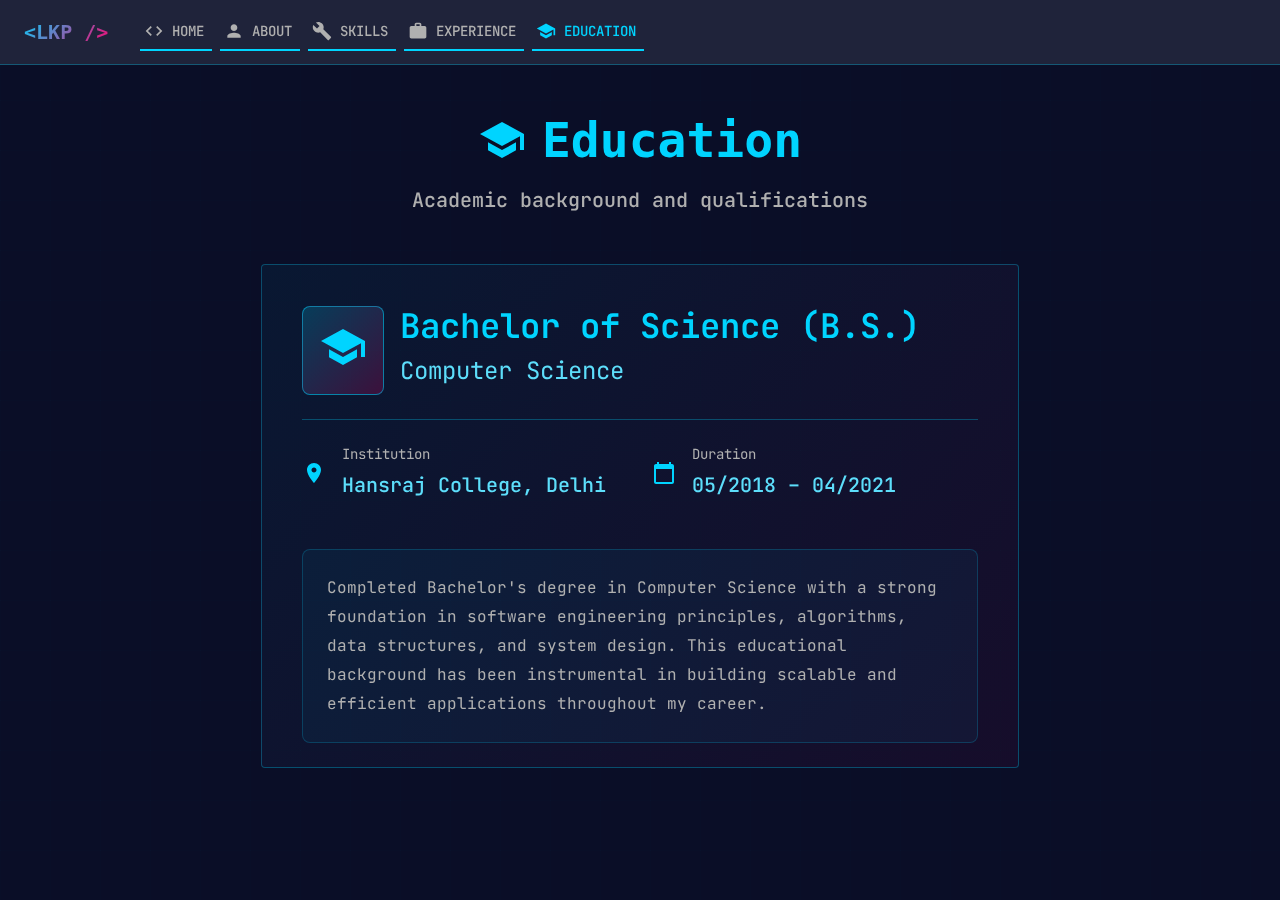
<file: education.html>
<!DOCTYPE html><html lang="en"><head><meta charSet="utf-8"/><meta name="viewport" content="width=device-width"/><title>Education - Lovish Kumar Prajapati</title><meta name="description" content="Education Background of Lovish Kumar Prajapati"/><meta name="next-head-count" content="4"/><link rel="preload" href="/_next/static/css/7cf92b434fd9a31a.css" as="style"/><link rel="stylesheet" href="/_next/static/css/7cf92b434fd9a31a.css" data-n-g=""/><noscript data-n-css=""></noscript><script defer="" nomodule="" src="/_next/static/chunks/polyfills-42372ed130431b0a.js"></script><script src="/_next/static/chunks/webpack-0b5d8249fb15f5f3.js" defer=""></script><script src="/_next/static/chunks/framework-64ad27b21261a9ce.js" defer=""></script><script src="/_next/static/chunks/main-4b423ec82b590a3f.js" defer=""></script><script src="/_next/static/chunks/pages/_app-73565f3668a99bd5.js" defer=""></script><script src="/_next/static/chunks/512-64b1a8641300490a.js" defer=""></script><script src="/_next/static/chunks/pages/education-2c2fce39dbb4afd5.js" defer=""></script><script src="/_next/static/vRnweFvorBKuiLa2KrAZg/_buildManifest.js" defer=""></script><script src="/_next/static/vRnweFvorBKuiLa2KrAZg/_ssgManifest.js" defer=""></script></head><body><div id="__next"><style data-emotion="css-global 4rpii">html{-webkit-font-smoothing:antialiased;-moz-osx-font-smoothing:grayscale;box-sizing:border-box;-webkit-text-size-adjust:100%;}*,*::before,*::after{box-sizing:inherit;}strong,b{font-weight:700;}body{margin:0;color:#e0e0e0;font-family:"JetBrains Mono","Fira Code",Monaco,Consolas,monospace;font-weight:400;font-size:1rem;line-height:1.5;background-color:#0a0e27;}@media print{body{background-color:#fff;}}body::backdrop{background-color:#0a0e27;}</style><style data-emotion="css 1k2w2y2">.css-1k2w2y2{-webkit-transform:translateY(0);-moz-transform:translateY(0);-ms-transform:translateY(0);transform:translateY(0);-webkit-transition:all 0.3s ease;transition:all 0.3s ease;position:relative;z-index:1300;pointer-events:none;}.css-1k2w2y2>*{pointer-events:auto;}</style><div class="MuiBox-root css-1k2w2y2"><style data-emotion="css k9y1hh">.css-k9y1hh{display:-webkit-box;display:-webkit-flex;display:-ms-flexbox;display:flex;-webkit-flex-direction:column;-ms-flex-direction:column;flex-direction:column;width:100%;box-sizing:border-box;-webkit-flex-shrink:0;-ms-flex-negative:0;flex-shrink:0;position:fixed;z-index:1100;top:0;left:auto;right:0;background-color:rgba(10, 14, 39, 0.8);-webkit-backdrop-filter:blur(10px);backdrop-filter:blur(10px);border-bottom:1px solid rgba(0, 212, 255, 0.3);box-shadow:none;-webkit-transition:all 0.3s ease;transition:all 0.3s ease;z-index:1300;pointer-events:auto;}@media print{.css-k9y1hh{position:absolute;}}</style><style data-emotion="css nlvhs9">.css-nlvhs9{background-color:#151932;color:#e0e0e0;-webkit-transition:box-shadow 300ms cubic-bezier(0.4, 0, 0.2, 1) 0ms;transition:box-shadow 300ms cubic-bezier(0.4, 0, 0.2, 1) 0ms;box-shadow:0px 2px 4px -1px rgba(0,0,0,0.2),0px 4px 5px 0px rgba(0,0,0,0.14),0px 1px 10px 0px rgba(0,0,0,0.12);background-image:linear-gradient(rgba(255, 255, 255, 0.09), rgba(255, 255, 255, 0.09));display:-webkit-box;display:-webkit-flex;display:-ms-flexbox;display:flex;-webkit-flex-direction:column;-ms-flex-direction:column;flex-direction:column;width:100%;box-sizing:border-box;-webkit-flex-shrink:0;-ms-flex-negative:0;flex-shrink:0;position:fixed;z-index:1100;top:0;left:auto;right:0;background-color:rgba(10, 14, 39, 0.8);-webkit-backdrop-filter:blur(10px);backdrop-filter:blur(10px);border-bottom:1px solid rgba(0, 212, 255, 0.3);box-shadow:none;-webkit-transition:all 0.3s ease;transition:all 0.3s ease;z-index:1300;pointer-events:auto;}@media print{.css-nlvhs9{position:absolute;}}</style><header class="MuiPaper-root MuiPaper-elevation MuiPaper-elevation4 MuiAppBar-root MuiAppBar-colorPrimary MuiAppBar-positionFixed mui-fixed css-nlvhs9"><style data-emotion="css 111m6pq">.css-111m6pq{position:relative;display:-webkit-box;display:-webkit-flex;display:-ms-flexbox;display:flex;-webkit-align-items:center;-webkit-box-align:center;-ms-flex-align:center;align-items:center;padding-left:16px;padding-right:16px;min-height:56px;position:relative;z-index:1301;pointer-events:auto;}@media (min-width:600px){.css-111m6pq{padding-left:24px;padding-right:24px;}}@media (min-width:0px){@media (orientation: landscape){.css-111m6pq{min-height:48px;}}}@media (min-width:600px){.css-111m6pq{min-height:64px;}}</style><div class="MuiToolbar-root MuiToolbar-gutters MuiToolbar-regular css-111m6pq"><style data-emotion="css axpw7q">.css-axpw7q{margin:0;font-family:"JetBrains Mono","Fira Code",Monaco,Consolas,monospace;font-weight:500;font-size:1.25rem;line-height:1.6;-webkit-box-flex:0;-webkit-flex-grow:0;-ms-flex-positive:0;flex-grow:0;margin-right:32px;font-family:monospace;font-weight:700;background:linear-gradient(135deg, #00d4ff 0%, #ff006e 100%);-webkit-background-clip:text;-webkit-text-fill-color:transparent;cursor:pointer;position:relative;z-index:1302;pointer-events:auto;-webkit-user-select:none;-moz-user-select:none;-ms-user-select:none;user-select:none;}</style><div class="MuiTypography-root MuiTypography-h6 css-axpw7q">&lt;<!-- -->LKP<!-- --> /&gt;</div><style data-emotion="css 1ra80yn">.css-1ra80yn{-webkit-box-flex:1;-webkit-flex-grow:1;-ms-flex-positive:1;flex-grow:1;gap:8px;position:relative;z-index:1302;pointer-events:auto;}@media (min-width:0px){.css-1ra80yn{display:none;}}@media (min-width:900px){.css-1ra80yn{display:-webkit-box;display:-webkit-flex;display:-ms-flexbox;display:flex;}}</style><div class="MuiBox-root css-1ra80yn"><style data-emotion="css 17zoluo">.css-17zoluo{font-family:"JetBrains Mono","Fira Code",Monaco,Consolas,monospace;font-weight:500;font-size:0.875rem;line-height:1.75;text-transform:uppercase;min-width:64px;padding:6px 8px;border-radius:4px;-webkit-transition:background-color 250ms cubic-bezier(0.4, 0, 0.2, 1) 0ms,box-shadow 250ms cubic-bezier(0.4, 0, 0.2, 1) 0ms,border-color 250ms cubic-bezier(0.4, 0, 0.2, 1) 0ms,color 250ms cubic-bezier(0.4, 0, 0.2, 1) 0ms;transition:background-color 250ms cubic-bezier(0.4, 0, 0.2, 1) 0ms,box-shadow 250ms cubic-bezier(0.4, 0, 0.2, 1) 0ms,border-color 250ms cubic-bezier(0.4, 0, 0.2, 1) 0ms,color 250ms cubic-bezier(0.4, 0, 0.2, 1) 0ms;color:#00d4ff;color:#b0b0b0;border-bottom:2px solid transparent;border-color:#00d4ff;border-radius:0;-webkit-transition:all 0.3s ease;transition:all 0.3s ease;position:relative;z-index:1303;pointer-events:auto;cursor:pointer;}.css-17zoluo:hover{-webkit-text-decoration:none;text-decoration:none;background-color:rgba(0, 212, 255, 0.08);}@media (hover: none){.css-17zoluo:hover{background-color:transparent;}}.css-17zoluo.Mui-disabled{color:rgba(255, 255, 255, 0.3);}.css-17zoluo:hover{color:#5ddefb;background-color:rgba(0, 212, 255, 0.1);}</style><style data-emotion="css 1769tpy">.css-1769tpy{display:-webkit-inline-box;display:-webkit-inline-flex;display:-ms-inline-flexbox;display:inline-flex;-webkit-align-items:center;-webkit-box-align:center;-ms-flex-align:center;align-items:center;-webkit-box-pack:center;-ms-flex-pack:center;-webkit-justify-content:center;justify-content:center;position:relative;box-sizing:border-box;-webkit-tap-highlight-color:transparent;background-color:transparent;outline:0;border:0;margin:0;border-radius:0;padding:0;cursor:pointer;-webkit-user-select:none;-moz-user-select:none;-ms-user-select:none;user-select:none;vertical-align:middle;-moz-appearance:none;-webkit-appearance:none;-webkit-text-decoration:none;text-decoration:none;color:inherit;font-family:"JetBrains Mono","Fira Code",Monaco,Consolas,monospace;font-weight:500;font-size:0.875rem;line-height:1.75;text-transform:uppercase;min-width:64px;padding:6px 8px;border-radius:4px;-webkit-transition:background-color 250ms cubic-bezier(0.4, 0, 0.2, 1) 0ms,box-shadow 250ms cubic-bezier(0.4, 0, 0.2, 1) 0ms,border-color 250ms cubic-bezier(0.4, 0, 0.2, 1) 0ms,color 250ms cubic-bezier(0.4, 0, 0.2, 1) 0ms;transition:background-color 250ms cubic-bezier(0.4, 0, 0.2, 1) 0ms,box-shadow 250ms cubic-bezier(0.4, 0, 0.2, 1) 0ms,border-color 250ms cubic-bezier(0.4, 0, 0.2, 1) 0ms,color 250ms cubic-bezier(0.4, 0, 0.2, 1) 0ms;color:#00d4ff;color:#b0b0b0;border-bottom:2px solid transparent;border-color:#00d4ff;border-radius:0;-webkit-transition:all 0.3s ease;transition:all 0.3s ease;position:relative;z-index:1303;pointer-events:auto;cursor:pointer;}.css-1769tpy::-moz-focus-inner{border-style:none;}.css-1769tpy.Mui-disabled{pointer-events:none;cursor:default;}@media print{.css-1769tpy{-webkit-print-color-adjust:exact;color-adjust:exact;}}.css-1769tpy:hover{-webkit-text-decoration:none;text-decoration:none;background-color:rgba(0, 212, 255, 0.08);}@media (hover: none){.css-1769tpy:hover{background-color:transparent;}}.css-1769tpy.Mui-disabled{color:rgba(255, 255, 255, 0.3);}.css-1769tpy:hover{color:#5ddefb;background-color:rgba(0, 212, 255, 0.1);}</style><button class="MuiButtonBase-root MuiButton-root MuiButton-text MuiButton-textPrimary MuiButton-sizeMedium MuiButton-textSizeMedium MuiButton-colorPrimary MuiButton-root MuiButton-text MuiButton-textPrimary MuiButton-sizeMedium MuiButton-textSizeMedium MuiButton-colorPrimary css-1769tpy" tabindex="0" type="button"><style data-emotion="css 6xugel">.css-6xugel{display:inherit;margin-right:8px;margin-left:-4px;}.css-6xugel>*:nth-of-type(1){font-size:20px;}</style><span class="MuiButton-icon MuiButton-startIcon MuiButton-iconSizeMedium css-6xugel"><style data-emotion="css vubbuv">.css-vubbuv{-webkit-user-select:none;-moz-user-select:none;-ms-user-select:none;user-select:none;width:1em;height:1em;display:inline-block;fill:currentColor;-webkit-flex-shrink:0;-ms-flex-negative:0;flex-shrink:0;-webkit-transition:fill 200ms cubic-bezier(0.4, 0, 0.2, 1) 0ms;transition:fill 200ms cubic-bezier(0.4, 0, 0.2, 1) 0ms;font-size:1.5rem;}</style><svg class="MuiSvgIcon-root MuiSvgIcon-fontSizeMedium css-vubbuv" focusable="false" aria-hidden="true" viewBox="0 0 24 24" data-testid="CodeIcon"><path d="M9.4 16.6 4.8 12l4.6-4.6L8 6l-6 6 6 6zm5.2 0 4.6-4.6-4.6-4.6L16 6l6 6-6 6z"></path></svg></span>Home</button><button class="MuiButtonBase-root MuiButton-root MuiButton-text MuiButton-textPrimary MuiButton-sizeMedium MuiButton-textSizeMedium MuiButton-colorPrimary MuiButton-root MuiButton-text MuiButton-textPrimary MuiButton-sizeMedium MuiButton-textSizeMedium MuiButton-colorPrimary css-1769tpy" tabindex="0" type="button"><span class="MuiButton-icon MuiButton-startIcon MuiButton-iconSizeMedium css-6xugel"><svg class="MuiSvgIcon-root MuiSvgIcon-fontSizeMedium css-vubbuv" focusable="false" aria-hidden="true" viewBox="0 0 24 24" data-testid="PersonIcon"><path d="M12 12c2.21 0 4-1.79 4-4s-1.79-4-4-4-4 1.79-4 4 1.79 4 4 4m0 2c-2.67 0-8 1.34-8 4v2h16v-2c0-2.66-5.33-4-8-4"></path></svg></span>About</button><button class="MuiButtonBase-root MuiButton-root MuiButton-text MuiButton-textPrimary MuiButton-sizeMedium MuiButton-textSizeMedium MuiButton-colorPrimary MuiButton-root MuiButton-text MuiButton-textPrimary MuiButton-sizeMedium MuiButton-textSizeMedium MuiButton-colorPrimary css-1769tpy" tabindex="0" type="button"><span class="MuiButton-icon MuiButton-startIcon MuiButton-iconSizeMedium css-6xugel"><svg class="MuiSvgIcon-root MuiSvgIcon-fontSizeMedium css-vubbuv" focusable="false" aria-hidden="true" viewBox="0 0 24 24" data-testid="BuildIcon"><path d="m22.7 19-9.1-9.1c.9-2.3.4-5-1.5-6.9-2-2-5-2.4-7.4-1.3L9 6 6 9 1.6 4.7C.4 7.1.9 10.1 2.9 12.1c1.9 1.9 4.6 2.4 6.9 1.5l9.1 9.1c.4.4 1 .4 1.4 0l2.3-2.3c.5-.4.5-1.1.1-1.4"></path></svg></span>Skills</button><button class="MuiButtonBase-root MuiButton-root MuiButton-text MuiButton-textPrimary MuiButton-sizeMedium MuiButton-textSizeMedium MuiButton-colorPrimary MuiButton-root MuiButton-text MuiButton-textPrimary MuiButton-sizeMedium MuiButton-textSizeMedium MuiButton-colorPrimary css-1769tpy" tabindex="0" type="button"><span class="MuiButton-icon MuiButton-startIcon MuiButton-iconSizeMedium css-6xugel"><svg class="MuiSvgIcon-root MuiSvgIcon-fontSizeMedium css-vubbuv" focusable="false" aria-hidden="true" viewBox="0 0 24 24" data-testid="WorkIcon"><path d="M20 6h-4V4c0-1.11-.89-2-2-2h-4c-1.11 0-2 .89-2 2v2H4c-1.11 0-1.99.89-1.99 2L2 19c0 1.11.89 2 2 2h16c1.11 0 2-.89 2-2V8c0-1.11-.89-2-2-2m-6 0h-4V4h4z"></path></svg></span>Experience</button><style data-emotion="css 19nbwdr">.css-19nbwdr{font-family:"JetBrains Mono","Fira Code",Monaco,Consolas,monospace;font-weight:500;font-size:0.875rem;line-height:1.75;text-transform:uppercase;min-width:64px;padding:6px 8px;border-radius:4px;-webkit-transition:background-color 250ms cubic-bezier(0.4, 0, 0.2, 1) 0ms,box-shadow 250ms cubic-bezier(0.4, 0, 0.2, 1) 0ms,border-color 250ms cubic-bezier(0.4, 0, 0.2, 1) 0ms,color 250ms cubic-bezier(0.4, 0, 0.2, 1) 0ms;transition:background-color 250ms cubic-bezier(0.4, 0, 0.2, 1) 0ms,box-shadow 250ms cubic-bezier(0.4, 0, 0.2, 1) 0ms,border-color 250ms cubic-bezier(0.4, 0, 0.2, 1) 0ms,color 250ms cubic-bezier(0.4, 0, 0.2, 1) 0ms;color:#00d4ff;color:#00d4ff;border-bottom:2px solid;border-color:#00d4ff;border-radius:0;-webkit-transition:all 0.3s ease;transition:all 0.3s ease;position:relative;z-index:1303;pointer-events:auto;cursor:pointer;}.css-19nbwdr:hover{-webkit-text-decoration:none;text-decoration:none;background-color:rgba(0, 212, 255, 0.08);}@media (hover: none){.css-19nbwdr:hover{background-color:transparent;}}.css-19nbwdr.Mui-disabled{color:rgba(255, 255, 255, 0.3);}.css-19nbwdr:hover{color:#5ddefb;background-color:rgba(0, 212, 255, 0.1);}</style><style data-emotion="css n2w96n">.css-n2w96n{display:-webkit-inline-box;display:-webkit-inline-flex;display:-ms-inline-flexbox;display:inline-flex;-webkit-align-items:center;-webkit-box-align:center;-ms-flex-align:center;align-items:center;-webkit-box-pack:center;-ms-flex-pack:center;-webkit-justify-content:center;justify-content:center;position:relative;box-sizing:border-box;-webkit-tap-highlight-color:transparent;background-color:transparent;outline:0;border:0;margin:0;border-radius:0;padding:0;cursor:pointer;-webkit-user-select:none;-moz-user-select:none;-ms-user-select:none;user-select:none;vertical-align:middle;-moz-appearance:none;-webkit-appearance:none;-webkit-text-decoration:none;text-decoration:none;color:inherit;font-family:"JetBrains Mono","Fira Code",Monaco,Consolas,monospace;font-weight:500;font-size:0.875rem;line-height:1.75;text-transform:uppercase;min-width:64px;padding:6px 8px;border-radius:4px;-webkit-transition:background-color 250ms cubic-bezier(0.4, 0, 0.2, 1) 0ms,box-shadow 250ms cubic-bezier(0.4, 0, 0.2, 1) 0ms,border-color 250ms cubic-bezier(0.4, 0, 0.2, 1) 0ms,color 250ms cubic-bezier(0.4, 0, 0.2, 1) 0ms;transition:background-color 250ms cubic-bezier(0.4, 0, 0.2, 1) 0ms,box-shadow 250ms cubic-bezier(0.4, 0, 0.2, 1) 0ms,border-color 250ms cubic-bezier(0.4, 0, 0.2, 1) 0ms,color 250ms cubic-bezier(0.4, 0, 0.2, 1) 0ms;color:#00d4ff;color:#00d4ff;border-bottom:2px solid;border-color:#00d4ff;border-radius:0;-webkit-transition:all 0.3s ease;transition:all 0.3s ease;position:relative;z-index:1303;pointer-events:auto;cursor:pointer;}.css-n2w96n::-moz-focus-inner{border-style:none;}.css-n2w96n.Mui-disabled{pointer-events:none;cursor:default;}@media print{.css-n2w96n{-webkit-print-color-adjust:exact;color-adjust:exact;}}.css-n2w96n:hover{-webkit-text-decoration:none;text-decoration:none;background-color:rgba(0, 212, 255, 0.08);}@media (hover: none){.css-n2w96n:hover{background-color:transparent;}}.css-n2w96n.Mui-disabled{color:rgba(255, 255, 255, 0.3);}.css-n2w96n:hover{color:#5ddefb;background-color:rgba(0, 212, 255, 0.1);}</style><button class="MuiButtonBase-root MuiButton-root MuiButton-text MuiButton-textPrimary MuiButton-sizeMedium MuiButton-textSizeMedium MuiButton-colorPrimary MuiButton-root MuiButton-text MuiButton-textPrimary MuiButton-sizeMedium MuiButton-textSizeMedium MuiButton-colorPrimary css-n2w96n" tabindex="0" type="button"><span class="MuiButton-icon MuiButton-startIcon MuiButton-iconSizeMedium css-6xugel"><svg class="MuiSvgIcon-root MuiSvgIcon-fontSizeMedium css-vubbuv" focusable="false" aria-hidden="true" viewBox="0 0 24 24" data-testid="SchoolIcon"><path d="M5 13.18v4L12 21l7-3.82v-4L12 17zM12 3 1 9l11 6 9-4.91V17h2V9z"></path></svg></span>Education</button></div><style data-emotion="css 6zov0x">.css-6zov0x{text-align:center;-webkit-flex:0 0 auto;-ms-flex:0 0 auto;flex:0 0 auto;font-size:1.5rem;padding:8px;border-radius:50%;overflow:visible;color:#fff;-webkit-transition:background-color 150ms cubic-bezier(0.4, 0, 0.2, 1) 0ms;transition:background-color 150ms cubic-bezier(0.4, 0, 0.2, 1) 0ms;margin-left:-12px;color:inherit;color:#00d4ff;position:relative;z-index:1302;pointer-events:auto;}.css-6zov0x:hover{background-color:rgba(255, 255, 255, 0.08);}@media (hover: none){.css-6zov0x:hover{background-color:transparent;}}.css-6zov0x.Mui-disabled{background-color:transparent;color:rgba(255, 255, 255, 0.3);}@media (min-width:900px){.css-6zov0x{display:none;}}</style><style data-emotion="css pns3g8">.css-pns3g8{display:-webkit-inline-box;display:-webkit-inline-flex;display:-ms-inline-flexbox;display:inline-flex;-webkit-align-items:center;-webkit-box-align:center;-ms-flex-align:center;align-items:center;-webkit-box-pack:center;-ms-flex-pack:center;-webkit-justify-content:center;justify-content:center;position:relative;box-sizing:border-box;-webkit-tap-highlight-color:transparent;background-color:transparent;outline:0;border:0;margin:0;border-radius:0;padding:0;cursor:pointer;-webkit-user-select:none;-moz-user-select:none;-ms-user-select:none;user-select:none;vertical-align:middle;-moz-appearance:none;-webkit-appearance:none;-webkit-text-decoration:none;text-decoration:none;color:inherit;text-align:center;-webkit-flex:0 0 auto;-ms-flex:0 0 auto;flex:0 0 auto;font-size:1.5rem;padding:8px;border-radius:50%;overflow:visible;color:#fff;-webkit-transition:background-color 150ms cubic-bezier(0.4, 0, 0.2, 1) 0ms;transition:background-color 150ms cubic-bezier(0.4, 0, 0.2, 1) 0ms;margin-left:-12px;color:inherit;color:#00d4ff;position:relative;z-index:1302;pointer-events:auto;}.css-pns3g8::-moz-focus-inner{border-style:none;}.css-pns3g8.Mui-disabled{pointer-events:none;cursor:default;}@media print{.css-pns3g8{-webkit-print-color-adjust:exact;color-adjust:exact;}}.css-pns3g8:hover{background-color:rgba(255, 255, 255, 0.08);}@media (hover: none){.css-pns3g8:hover{background-color:transparent;}}.css-pns3g8.Mui-disabled{background-color:transparent;color:rgba(255, 255, 255, 0.3);}@media (min-width:900px){.css-pns3g8{display:none;}}</style><button class="MuiButtonBase-root MuiIconButton-root MuiIconButton-colorInherit MuiIconButton-edgeStart MuiIconButton-sizeMedium css-pns3g8" tabindex="0" type="button" aria-label="open drawer"><svg class="MuiSvgIcon-root MuiSvgIcon-fontSizeMedium css-vubbuv" focusable="false" aria-hidden="true" viewBox="0 0 24 24" data-testid="MenuIcon"><path d="M3 18h18v-2H3zm0-5h18v-2H3zm0-7v2h18V6z"></path></svg></button></div></header></div><nav class="MuiBox-root css-0"><style data-emotion="css xbun24">.css-xbun24{z-index:1200;}@media (min-width:0px){.css-xbun24{display:block;}}@media (min-width:900px){.css-xbun24{display:none;}}.css-xbun24 .MuiDrawer-paper{box-sizing:border-box;width:240px;background-color:#151932;border-right:1px solid rgba(0, 212, 255, 0.3);}</style></nav><style data-emotion="css kda0p0">.css-kda0p0{min-height:100vh;position:relative;overflow:hidden;padding-top:64px;}</style><div class="MuiBox-root css-kda0p0"><div class="tech-grid MuiBox-root css-0"></div><style data-emotion="css 1eqda3f">.css-1eqda3f{width:100%;margin-left:auto;box-sizing:border-box;margin-right:auto;display:block;padding-left:16px;padding-right:16px;padding-top:48px;padding-bottom:48px;position:relative;z-index:1;}@media (min-width:600px){.css-1eqda3f{padding-left:24px;padding-right:24px;}}@media (min-width:1200px){.css-1eqda3f{max-width:1200px;}}</style><div class="MuiContainer-root MuiContainer-maxWidthLg css-1eqda3f"><style data-emotion="css 17b10jg">.css-17b10jg{text-align:center;margin-bottom:48px;}</style><div class="MuiBox-root css-17b10jg" style="opacity:0;visibility:hidden"><style data-emotion="css 1p83w7x">.css-1p83w7x{margin:0;font-weight:600;font-family:"JetBrains Mono","Fira Code",Monaco,Consolas,monospace;font-size:3rem;line-height:1.167;margin-bottom:0.35em;color:#00d4ff;display:-webkit-box;display:-webkit-flex;display:-ms-flexbox;display:flex;-webkit-align-items:center;-webkit-box-align:center;-ms-flex-align:center;align-items:center;-webkit-box-pack:center;-ms-flex-pack:center;-webkit-justify-content:center;justify-content:center;gap:16px;margin-bottom:16px;font-family:monospace;}</style><h1 class="MuiTypography-root MuiTypography-h3 MuiTypography-gutterBottom css-1p83w7x"><style data-emotion="css 95w34a">.css-95w34a{-webkit-user-select:none;-moz-user-select:none;-ms-user-select:none;user-select:none;width:1em;height:1em;display:inline-block;fill:currentColor;-webkit-flex-shrink:0;-ms-flex-negative:0;flex-shrink:0;-webkit-transition:fill 200ms cubic-bezier(0.4, 0, 0.2, 1) 0ms;transition:fill 200ms cubic-bezier(0.4, 0, 0.2, 1) 0ms;font-size:1.5rem;font-size:3rem;}</style><svg class="MuiSvgIcon-root MuiSvgIcon-fontSizeMedium css-95w34a" focusable="false" aria-hidden="true" viewBox="0 0 24 24" data-testid="SchoolIcon"><path d="M5 13.18v4L12 21l7-3.82v-4L12 17zM12 3 1 9l11 6 9-4.91V17h2V9z"></path></svg> Education</h1><style data-emotion="css 5skpdo">.css-5skpdo{margin:0;font-family:"JetBrains Mono","Fira Code",Monaco,Consolas,monospace;font-weight:500;font-size:1.25rem;line-height:1.6;color:#b0b0b0;}</style><h6 class="MuiTypography-root MuiTypography-h6 css-5skpdo">Academic background and qualifications</h6></div><style data-emotion="css 10b2kbk">.css-10b2kbk{box-sizing:border-box;display:-webkit-box;display:-webkit-flex;display:-ms-flexbox;display:flex;-webkit-box-flex-wrap:wrap;-webkit-flex-wrap:wrap;-ms-flex-wrap:wrap;flex-wrap:wrap;width:100%;-webkit-flex-direction:row;-ms-flex-direction:row;flex-direction:row;margin-top:-32px;width:calc(100% + 32px);margin-left:-32px;-webkit-box-pack:center;-ms-flex-pack:center;-webkit-justify-content:center;justify-content:center;}.css-10b2kbk>.MuiGrid-item{padding-top:32px;}.css-10b2kbk>.MuiGrid-item{padding-left:32px;}</style><div class="MuiGrid-root MuiGrid-container MuiGrid-spacing-xs-4 css-10b2kbk"><style data-emotion="css efwuvd">.css-efwuvd{box-sizing:border-box;margin:0;-webkit-flex-direction:row;-ms-flex-direction:row;flex-direction:row;-webkit-flex-basis:100%;-ms-flex-preferred-size:100%;flex-basis:100%;-webkit-box-flex:0;-webkit-flex-grow:0;-ms-flex-positive:0;flex-grow:0;max-width:100%;}@media (min-width:600px){.css-efwuvd{-webkit-flex-basis:100%;-ms-flex-preferred-size:100%;flex-basis:100%;-webkit-box-flex:0;-webkit-flex-grow:0;-ms-flex-positive:0;flex-grow:0;max-width:100%;}}@media (min-width:900px){.css-efwuvd{-webkit-flex-basis:66.666667%;-ms-flex-preferred-size:66.666667%;flex-basis:66.666667%;-webkit-box-flex:0;-webkit-flex-grow:0;-ms-flex-positive:0;flex-grow:0;max-width:66.666667%;}}@media (min-width:1200px){.css-efwuvd{-webkit-flex-basis:66.666667%;-ms-flex-preferred-size:66.666667%;flex-basis:66.666667%;-webkit-box-flex:0;-webkit-flex-grow:0;-ms-flex-positive:0;flex-grow:0;max-width:66.666667%;}}@media (min-width:1536px){.css-efwuvd{-webkit-flex-basis:66.666667%;-ms-flex-preferred-size:66.666667%;flex-basis:66.666667%;-webkit-box-flex:0;-webkit-flex-grow:0;-ms-flex-positive:0;flex-grow:0;max-width:66.666667%;}}</style><div class="MuiGrid-root MuiGrid-item MuiGrid-grid-xs-12 MuiGrid-grid-md-8 css-efwuvd"><style data-emotion="css 183qkvq">.css-183qkvq{overflow:hidden;background:linear-gradient(135deg, rgba(0, 212, 255, 0.1) 0%, rgba(255, 0, 110, 0.1) 100%);border:1px solid rgba(0, 212, 255, 0.3);-webkit-transition:all 0.3s ease;transition:all 0.3s ease;background:linear-gradient(135deg, rgba(0, 212, 255, 0.05) 0%, rgba(255, 0, 110, 0.05) 100%);border:1px solid rgba(0, 212, 255, 0.3);-webkit-transition:all 0.3s ease;transition:all 0.3s ease;}.css-183qkvq:hover{-webkit-transform:translateY(-5px);-moz-transform:translateY(-5px);-ms-transform:translateY(-5px);transform:translateY(-5px);box-shadow:0 10px 30px rgba(0, 212, 255, 0.3);border-color:rgba(0, 212, 255, 0.6);}.css-183qkvq:hover{-webkit-transform:translateY(-10px);-moz-transform:translateY(-10px);-ms-transform:translateY(-10px);transform:translateY(-10px);box-shadow:0 15px 40px rgba(0, 212, 255, 0.3);border-color:rgba(0, 212, 255, 0.6);}</style><style data-emotion="css 1l8fjam">.css-1l8fjam{background-color:#151932;color:#e0e0e0;-webkit-transition:box-shadow 300ms cubic-bezier(0.4, 0, 0.2, 1) 0ms;transition:box-shadow 300ms cubic-bezier(0.4, 0, 0.2, 1) 0ms;border-radius:4px;box-shadow:none;background-image:linear-gradient(rgba(255, 255, 255, 0), rgba(255, 255, 255, 0));overflow:hidden;background:linear-gradient(135deg, rgba(0, 212, 255, 0.1) 0%, rgba(255, 0, 110, 0.1) 100%);border:1px solid rgba(0, 212, 255, 0.3);-webkit-transition:all 0.3s ease;transition:all 0.3s ease;background:linear-gradient(135deg, rgba(0, 212, 255, 0.05) 0%, rgba(255, 0, 110, 0.05) 100%);border:1px solid rgba(0, 212, 255, 0.3);-webkit-transition:all 0.3s ease;transition:all 0.3s ease;}.css-1l8fjam:hover{-webkit-transform:translateY(-5px);-moz-transform:translateY(-5px);-ms-transform:translateY(-5px);transform:translateY(-5px);box-shadow:0 10px 30px rgba(0, 212, 255, 0.3);border-color:rgba(0, 212, 255, 0.6);}.css-1l8fjam:hover{-webkit-transform:translateY(-10px);-moz-transform:translateY(-10px);-ms-transform:translateY(-10px);transform:translateY(-10px);box-shadow:0 15px 40px rgba(0, 212, 255, 0.3);border-color:rgba(0, 212, 255, 0.6);}</style><div class="MuiPaper-root MuiPaper-elevation MuiPaper-rounded MuiPaper-elevation0 MuiCard-root css-1l8fjam" style="visibility:hidden"><style data-emotion="css 1ix57rl">.css-1ix57rl{padding:16px;padding:40px;}.css-1ix57rl:last-child{padding-bottom:24px;}</style><div class="MuiCardContent-root css-1ix57rl"><style data-emotion="css rvh7fc">.css-rvh7fc{display:-webkit-box;display:-webkit-flex;display:-ms-flexbox;display:flex;-webkit-align-items:center;-webkit-box-align:center;-ms-flex-align:center;align-items:center;gap:16px;margin-bottom:24px;}</style><div class="MuiBox-root css-rvh7fc"><style data-emotion="css 1hr4orp">.css-1hr4orp{padding:16px;border-radius:8px;background:linear-gradient(135deg, rgba(0, 212, 255, 0.2) 0%, rgba(255, 0, 110, 0.2) 100%);border:1px solid rgba(0, 212, 255, 0.5);color:#00d4ff;}</style><div class="MuiBox-root css-1hr4orp"><svg class="MuiSvgIcon-root MuiSvgIcon-fontSizeMedium css-95w34a" focusable="false" aria-hidden="true" viewBox="0 0 24 24" data-testid="SchoolIcon"><path d="M5 13.18v4L12 21l7-3.82v-4L12 17zM12 3 1 9l11 6 9-4.91V17h2V9z"></path></svg></div><style data-emotion="css i9gxme">.css-i9gxme{-webkit-box-flex:1;-webkit-flex-grow:1;-ms-flex-positive:1;flex-grow:1;}</style><div class="MuiBox-root css-i9gxme"><style data-emotion="css 1inl28p">.css-1inl28p{margin:0;font-family:"JetBrains Mono","Fira Code",Monaco,Consolas,monospace;font-weight:400;font-size:2.125rem;line-height:1.235;color:#00d4ff;font-weight:600;margin-bottom:8px;}</style><h2 class="MuiTypography-root MuiTypography-h4 css-1inl28p">Bachelor of Science (B.S.)</h2><style data-emotion="css 1bpmq6q">.css-1bpmq6q{margin:0;font-family:"JetBrains Mono","Fira Code",Monaco,Consolas,monospace;font-weight:400;font-size:1.5rem;line-height:1.334;margin-bottom:0.35em;color:#5ddefb;}</style><h5 class="MuiTypography-root MuiTypography-h5 MuiTypography-gutterBottom css-1bpmq6q">Computer Science</h5></div></div><style data-emotion="css sbpm3z">.css-sbpm3z{margin:0;-webkit-flex-shrink:0;-ms-flex-negative:0;flex-shrink:0;border-width:0;border-style:solid;border-color:rgba(255, 255, 255, 0.12);border-bottom-width:thin;margin-top:24px;margin-bottom:24px;border-color:rgba(0, 212, 255, 0.3);}</style><hr class="MuiDivider-root MuiDivider-fullWidth css-sbpm3z"/><style data-emotion="css 1h77wgb">.css-1h77wgb{box-sizing:border-box;display:-webkit-box;display:-webkit-flex;display:-ms-flexbox;display:flex;-webkit-box-flex-wrap:wrap;-webkit-flex-wrap:wrap;-ms-flex-wrap:wrap;flex-wrap:wrap;width:100%;-webkit-flex-direction:row;-ms-flex-direction:row;flex-direction:row;margin-top:-24px;width:calc(100% + 24px);margin-left:-24px;}.css-1h77wgb>.MuiGrid-item{padding-top:24px;}.css-1h77wgb>.MuiGrid-item{padding-left:24px;}</style><div class="MuiGrid-root MuiGrid-container MuiGrid-spacing-xs-3 css-1h77wgb"><style data-emotion="css rpybyc">.css-rpybyc{box-sizing:border-box;margin:0;-webkit-flex-direction:row;-ms-flex-direction:row;flex-direction:row;-webkit-flex-basis:100%;-ms-flex-preferred-size:100%;flex-basis:100%;-webkit-box-flex:0;-webkit-flex-grow:0;-ms-flex-positive:0;flex-grow:0;max-width:100%;}@media (min-width:600px){.css-rpybyc{-webkit-flex-basis:50%;-ms-flex-preferred-size:50%;flex-basis:50%;-webkit-box-flex:0;-webkit-flex-grow:0;-ms-flex-positive:0;flex-grow:0;max-width:50%;}}@media (min-width:900px){.css-rpybyc{-webkit-flex-basis:50%;-ms-flex-preferred-size:50%;flex-basis:50%;-webkit-box-flex:0;-webkit-flex-grow:0;-ms-flex-positive:0;flex-grow:0;max-width:50%;}}@media (min-width:1200px){.css-rpybyc{-webkit-flex-basis:50%;-ms-flex-preferred-size:50%;flex-basis:50%;-webkit-box-flex:0;-webkit-flex-grow:0;-ms-flex-positive:0;flex-grow:0;max-width:50%;}}@media (min-width:1536px){.css-rpybyc{-webkit-flex-basis:50%;-ms-flex-preferred-size:50%;flex-basis:50%;-webkit-box-flex:0;-webkit-flex-grow:0;-ms-flex-positive:0;flex-grow:0;max-width:50%;}}</style><div class="MuiGrid-root MuiGrid-item MuiGrid-grid-xs-12 MuiGrid-grid-sm-6 css-rpybyc"><style data-emotion="css ukdiqv">.css-ukdiqv{display:-webkit-box;display:-webkit-flex;display:-ms-flexbox;display:flex;-webkit-align-items:center;-webkit-box-align:center;-ms-flex-align:center;align-items:center;gap:16px;margin-bottom:16px;}</style><div class="MuiBox-root css-ukdiqv"><style data-emotion="css a6tpwv">.css-a6tpwv{-webkit-user-select:none;-moz-user-select:none;-ms-user-select:none;user-select:none;width:1em;height:1em;display:inline-block;fill:currentColor;-webkit-flex-shrink:0;-ms-flex-negative:0;flex-shrink:0;-webkit-transition:fill 200ms cubic-bezier(0.4, 0, 0.2, 1) 0ms;transition:fill 200ms cubic-bezier(0.4, 0, 0.2, 1) 0ms;font-size:1.5rem;color:#00d4ff;font-size:1.5rem;}</style><svg class="MuiSvgIcon-root MuiSvgIcon-fontSizeMedium css-a6tpwv" focusable="false" aria-hidden="true" viewBox="0 0 24 24" data-testid="LocationOnIcon"><path d="M12 2C8.13 2 5 5.13 5 9c0 5.25 7 13 7 13s7-7.75 7-13c0-3.87-3.13-7-7-7m0 9.5c-1.38 0-2.5-1.12-2.5-2.5s1.12-2.5 2.5-2.5 2.5 1.12 2.5 2.5-1.12 2.5-2.5 2.5"></path></svg><div class="MuiBox-root css-0"><style data-emotion="css dfto4y">.css-dfto4y{margin:0;font-family:"JetBrains Mono","Fira Code",Monaco,Consolas,monospace;font-weight:400;font-size:0.875rem;line-height:1.43;margin-bottom:0.35em;color:#b0b0b0;}</style><p class="MuiTypography-root MuiTypography-body2 MuiTypography-gutterBottom css-dfto4y">Institution</p><style data-emotion="css 18hwzsb">.css-18hwzsb{margin:0;font-family:"JetBrains Mono","Fira Code",Monaco,Consolas,monospace;font-weight:500;font-size:1.25rem;line-height:1.6;color:#5ddefb;}</style><h6 class="MuiTypography-root MuiTypography-h6 css-18hwzsb">Hansraj College, Delhi</h6></div></div></div><div class="MuiGrid-root MuiGrid-item MuiGrid-grid-xs-12 MuiGrid-grid-sm-6 css-rpybyc"><div class="MuiBox-root css-ukdiqv"><svg class="MuiSvgIcon-root MuiSvgIcon-fontSizeMedium css-a6tpwv" focusable="false" aria-hidden="true" viewBox="0 0 24 24" data-testid="CalendarTodayIcon"><path d="M20 3h-1V1h-2v2H7V1H5v2H4c-1.1 0-2 .9-2 2v16c0 1.1.9 2 2 2h16c1.1 0 2-.9 2-2V5c0-1.1-.9-2-2-2m0 18H4V8h16z"></path></svg><div class="MuiBox-root css-0"><p class="MuiTypography-root MuiTypography-body2 MuiTypography-gutterBottom css-dfto4y">Duration</p><h6 class="MuiTypography-root MuiTypography-h6 css-18hwzsb">05/2018 – 04/2021</h6></div></div></div></div><style data-emotion="css oky7m7">.css-oky7m7{margin-top:32px;padding:24px;background-color:rgba(0, 212, 255, 0.05);border-radius:8px;border:1px solid rgba(0, 212, 255, 0.2);}</style><div class="MuiBox-root css-oky7m7"><style data-emotion="css 1uqvjjk">.css-1uqvjjk{margin:0;font-family:"JetBrains Mono","Fira Code",Monaco,Consolas,monospace;font-weight:400;font-size:1rem;line-height:1.5;color:#b0b0b0;line-height:1.8;}</style><p class="MuiTypography-root MuiTypography-body1 css-1uqvjjk">Completed Bachelor&#x27;s degree in Computer Science with a strong foundation in software engineering principles, algorithms, data structures, and system design. This educational background has been instrumental in building scalable and efficient applications throughout my career.</p></div></div></div></div></div></div></div></div><script id="__NEXT_DATA__" type="application/json">{"props":{"pageProps":{}},"page":"/education","query":{},"buildId":"vRnweFvorBKuiLa2KrAZg","nextExport":true,"autoExport":true,"isFallback":false,"scriptLoader":[]}</script></body></html>
</file>
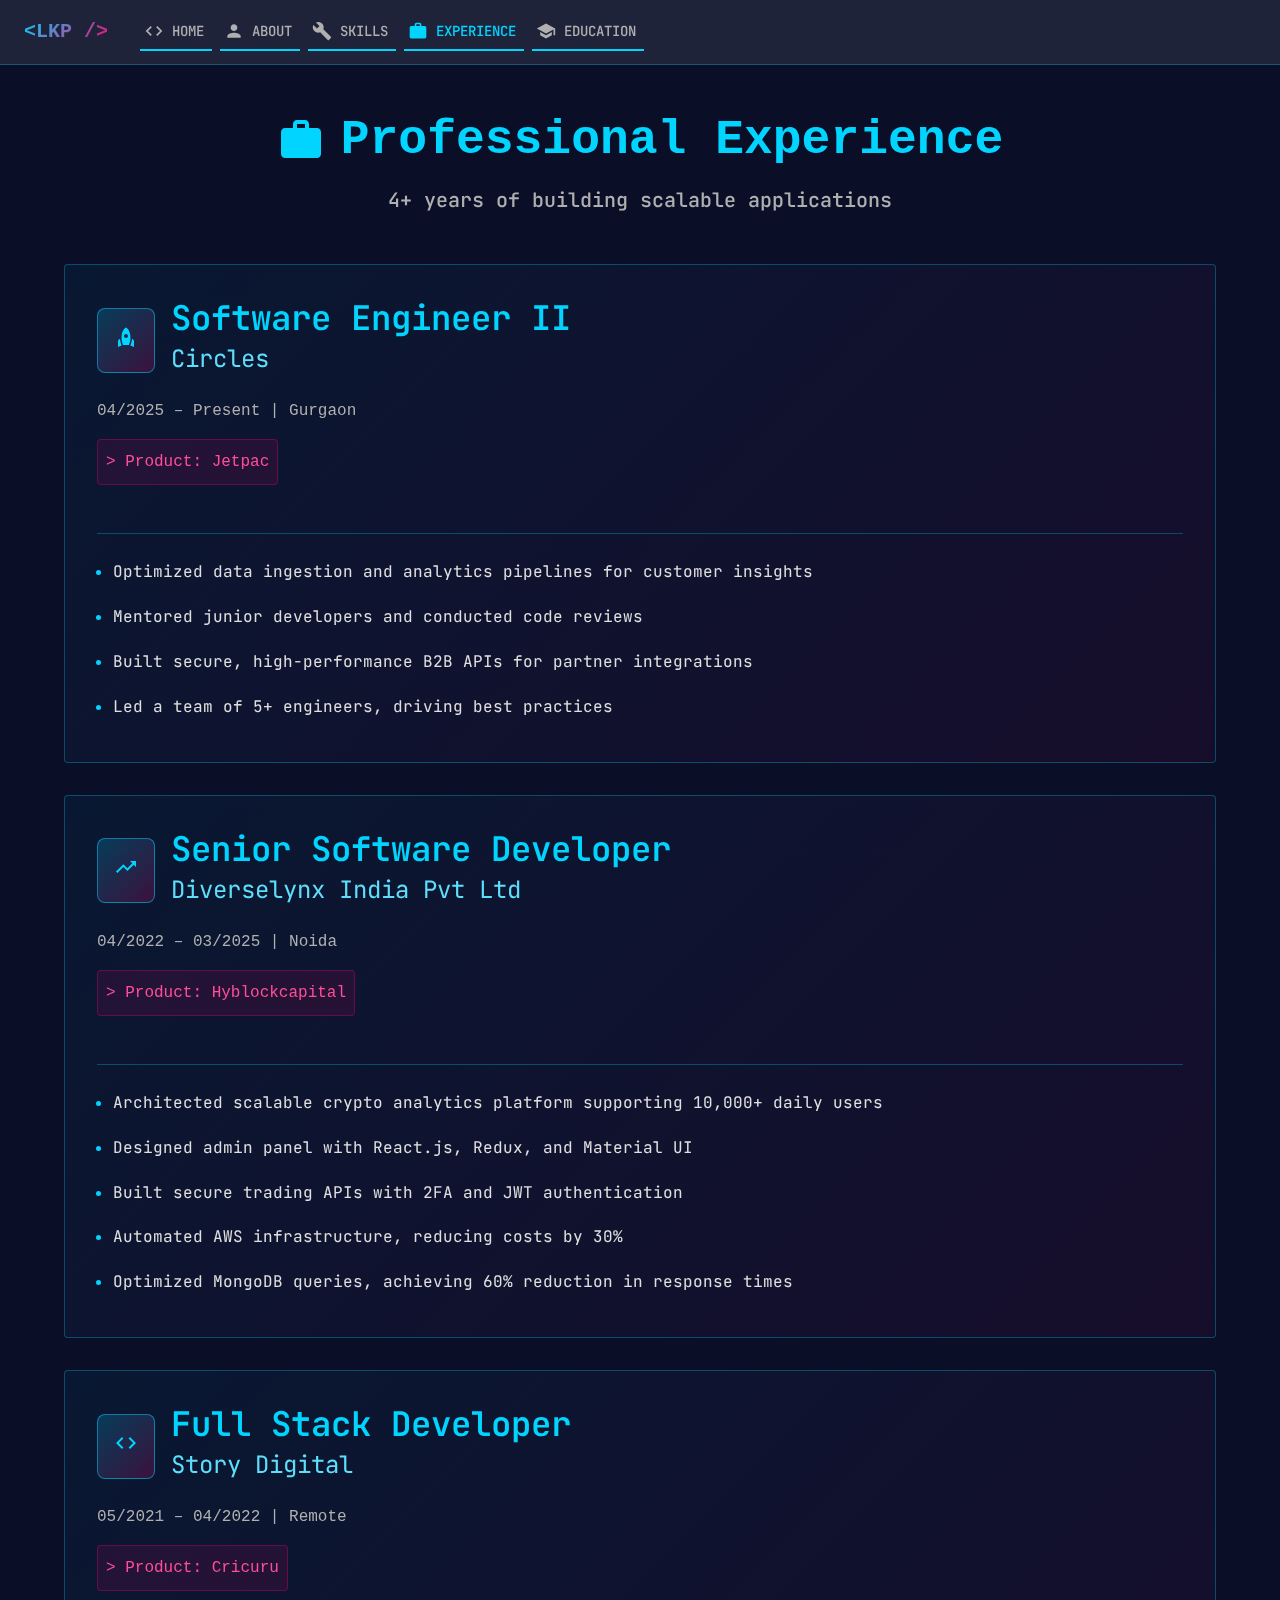
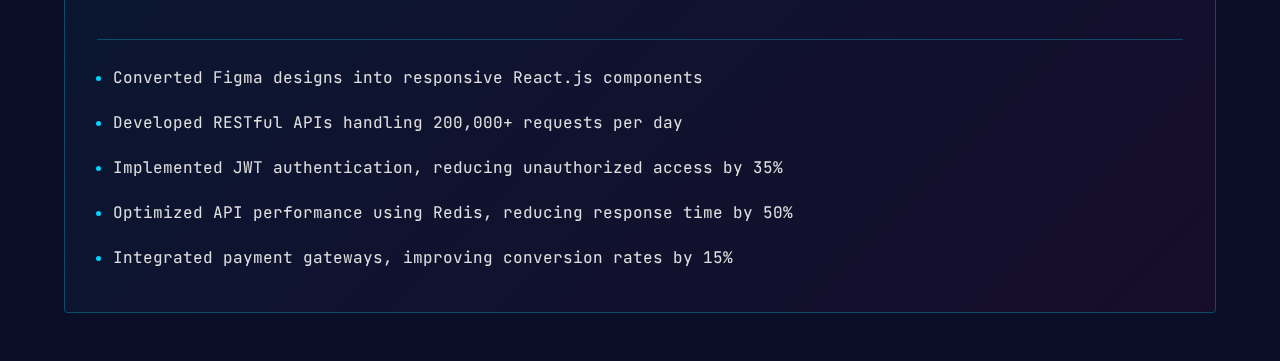
<file: experience.html>
<!DOCTYPE html><html lang="en"><head><meta charSet="utf-8"/><meta name="viewport" content="width=device-width"/><title>Experience - Lovish Kumar Prajapati</title><meta name="description" content="Professional Experience of Lovish Kumar Prajapati"/><meta name="next-head-count" content="4"/><link rel="preload" href="/_next/static/css/7cf92b434fd9a31a.css" as="style"/><link rel="stylesheet" href="/_next/static/css/7cf92b434fd9a31a.css" data-n-g=""/><noscript data-n-css=""></noscript><script defer="" nomodule="" src="/_next/static/chunks/polyfills-42372ed130431b0a.js"></script><script src="/_next/static/chunks/webpack-0b5d8249fb15f5f3.js" defer=""></script><script src="/_next/static/chunks/framework-64ad27b21261a9ce.js" defer=""></script><script src="/_next/static/chunks/main-4b423ec82b590a3f.js" defer=""></script><script src="/_next/static/chunks/pages/_app-73565f3668a99bd5.js" defer=""></script><script src="/_next/static/chunks/512-64b1a8641300490a.js" defer=""></script><script src="/_next/static/chunks/365-8a93f1da2ecff695.js" defer=""></script><script src="/_next/static/chunks/pages/experience-f92543e5f10564ee.js" defer=""></script><script src="/_next/static/vRnweFvorBKuiLa2KrAZg/_buildManifest.js" defer=""></script><script src="/_next/static/vRnweFvorBKuiLa2KrAZg/_ssgManifest.js" defer=""></script></head><body><div id="__next"><style data-emotion="css-global 4rpii">html{-webkit-font-smoothing:antialiased;-moz-osx-font-smoothing:grayscale;box-sizing:border-box;-webkit-text-size-adjust:100%;}*,*::before,*::after{box-sizing:inherit;}strong,b{font-weight:700;}body{margin:0;color:#e0e0e0;font-family:"JetBrains Mono","Fira Code",Monaco,Consolas,monospace;font-weight:400;font-size:1rem;line-height:1.5;background-color:#0a0e27;}@media print{body{background-color:#fff;}}body::backdrop{background-color:#0a0e27;}</style><style data-emotion="css 1k2w2y2">.css-1k2w2y2{-webkit-transform:translateY(0);-moz-transform:translateY(0);-ms-transform:translateY(0);transform:translateY(0);-webkit-transition:all 0.3s ease;transition:all 0.3s ease;position:relative;z-index:1300;pointer-events:none;}.css-1k2w2y2>*{pointer-events:auto;}</style><div class="MuiBox-root css-1k2w2y2"><style data-emotion="css k9y1hh">.css-k9y1hh{display:-webkit-box;display:-webkit-flex;display:-ms-flexbox;display:flex;-webkit-flex-direction:column;-ms-flex-direction:column;flex-direction:column;width:100%;box-sizing:border-box;-webkit-flex-shrink:0;-ms-flex-negative:0;flex-shrink:0;position:fixed;z-index:1100;top:0;left:auto;right:0;background-color:rgba(10, 14, 39, 0.8);-webkit-backdrop-filter:blur(10px);backdrop-filter:blur(10px);border-bottom:1px solid rgba(0, 212, 255, 0.3);box-shadow:none;-webkit-transition:all 0.3s ease;transition:all 0.3s ease;z-index:1300;pointer-events:auto;}@media print{.css-k9y1hh{position:absolute;}}</style><style data-emotion="css nlvhs9">.css-nlvhs9{background-color:#151932;color:#e0e0e0;-webkit-transition:box-shadow 300ms cubic-bezier(0.4, 0, 0.2, 1) 0ms;transition:box-shadow 300ms cubic-bezier(0.4, 0, 0.2, 1) 0ms;box-shadow:0px 2px 4px -1px rgba(0,0,0,0.2),0px 4px 5px 0px rgba(0,0,0,0.14),0px 1px 10px 0px rgba(0,0,0,0.12);background-image:linear-gradient(rgba(255, 255, 255, 0.09), rgba(255, 255, 255, 0.09));display:-webkit-box;display:-webkit-flex;display:-ms-flexbox;display:flex;-webkit-flex-direction:column;-ms-flex-direction:column;flex-direction:column;width:100%;box-sizing:border-box;-webkit-flex-shrink:0;-ms-flex-negative:0;flex-shrink:0;position:fixed;z-index:1100;top:0;left:auto;right:0;background-color:rgba(10, 14, 39, 0.8);-webkit-backdrop-filter:blur(10px);backdrop-filter:blur(10px);border-bottom:1px solid rgba(0, 212, 255, 0.3);box-shadow:none;-webkit-transition:all 0.3s ease;transition:all 0.3s ease;z-index:1300;pointer-events:auto;}@media print{.css-nlvhs9{position:absolute;}}</style><header class="MuiPaper-root MuiPaper-elevation MuiPaper-elevation4 MuiAppBar-root MuiAppBar-colorPrimary MuiAppBar-positionFixed mui-fixed css-nlvhs9"><style data-emotion="css 111m6pq">.css-111m6pq{position:relative;display:-webkit-box;display:-webkit-flex;display:-ms-flexbox;display:flex;-webkit-align-items:center;-webkit-box-align:center;-ms-flex-align:center;align-items:center;padding-left:16px;padding-right:16px;min-height:56px;position:relative;z-index:1301;pointer-events:auto;}@media (min-width:600px){.css-111m6pq{padding-left:24px;padding-right:24px;}}@media (min-width:0px){@media (orientation: landscape){.css-111m6pq{min-height:48px;}}}@media (min-width:600px){.css-111m6pq{min-height:64px;}}</style><div class="MuiToolbar-root MuiToolbar-gutters MuiToolbar-regular css-111m6pq"><style data-emotion="css axpw7q">.css-axpw7q{margin:0;font-family:"JetBrains Mono","Fira Code",Monaco,Consolas,monospace;font-weight:500;font-size:1.25rem;line-height:1.6;-webkit-box-flex:0;-webkit-flex-grow:0;-ms-flex-positive:0;flex-grow:0;margin-right:32px;font-family:monospace;font-weight:700;background:linear-gradient(135deg, #00d4ff 0%, #ff006e 100%);-webkit-background-clip:text;-webkit-text-fill-color:transparent;cursor:pointer;position:relative;z-index:1302;pointer-events:auto;-webkit-user-select:none;-moz-user-select:none;-ms-user-select:none;user-select:none;}</style><div class="MuiTypography-root MuiTypography-h6 css-axpw7q">&lt;<!-- -->LKP<!-- --> /&gt;</div><style data-emotion="css 1ra80yn">.css-1ra80yn{-webkit-box-flex:1;-webkit-flex-grow:1;-ms-flex-positive:1;flex-grow:1;gap:8px;position:relative;z-index:1302;pointer-events:auto;}@media (min-width:0px){.css-1ra80yn{display:none;}}@media (min-width:900px){.css-1ra80yn{display:-webkit-box;display:-webkit-flex;display:-ms-flexbox;display:flex;}}</style><div class="MuiBox-root css-1ra80yn"><style data-emotion="css 17zoluo">.css-17zoluo{font-family:"JetBrains Mono","Fira Code",Monaco,Consolas,monospace;font-weight:500;font-size:0.875rem;line-height:1.75;text-transform:uppercase;min-width:64px;padding:6px 8px;border-radius:4px;-webkit-transition:background-color 250ms cubic-bezier(0.4, 0, 0.2, 1) 0ms,box-shadow 250ms cubic-bezier(0.4, 0, 0.2, 1) 0ms,border-color 250ms cubic-bezier(0.4, 0, 0.2, 1) 0ms,color 250ms cubic-bezier(0.4, 0, 0.2, 1) 0ms;transition:background-color 250ms cubic-bezier(0.4, 0, 0.2, 1) 0ms,box-shadow 250ms cubic-bezier(0.4, 0, 0.2, 1) 0ms,border-color 250ms cubic-bezier(0.4, 0, 0.2, 1) 0ms,color 250ms cubic-bezier(0.4, 0, 0.2, 1) 0ms;color:#00d4ff;color:#b0b0b0;border-bottom:2px solid transparent;border-color:#00d4ff;border-radius:0;-webkit-transition:all 0.3s ease;transition:all 0.3s ease;position:relative;z-index:1303;pointer-events:auto;cursor:pointer;}.css-17zoluo:hover{-webkit-text-decoration:none;text-decoration:none;background-color:rgba(0, 212, 255, 0.08);}@media (hover: none){.css-17zoluo:hover{background-color:transparent;}}.css-17zoluo.Mui-disabled{color:rgba(255, 255, 255, 0.3);}.css-17zoluo:hover{color:#5ddefb;background-color:rgba(0, 212, 255, 0.1);}</style><style data-emotion="css 1769tpy">.css-1769tpy{display:-webkit-inline-box;display:-webkit-inline-flex;display:-ms-inline-flexbox;display:inline-flex;-webkit-align-items:center;-webkit-box-align:center;-ms-flex-align:center;align-items:center;-webkit-box-pack:center;-ms-flex-pack:center;-webkit-justify-content:center;justify-content:center;position:relative;box-sizing:border-box;-webkit-tap-highlight-color:transparent;background-color:transparent;outline:0;border:0;margin:0;border-radius:0;padding:0;cursor:pointer;-webkit-user-select:none;-moz-user-select:none;-ms-user-select:none;user-select:none;vertical-align:middle;-moz-appearance:none;-webkit-appearance:none;-webkit-text-decoration:none;text-decoration:none;color:inherit;font-family:"JetBrains Mono","Fira Code",Monaco,Consolas,monospace;font-weight:500;font-size:0.875rem;line-height:1.75;text-transform:uppercase;min-width:64px;padding:6px 8px;border-radius:4px;-webkit-transition:background-color 250ms cubic-bezier(0.4, 0, 0.2, 1) 0ms,box-shadow 250ms cubic-bezier(0.4, 0, 0.2, 1) 0ms,border-color 250ms cubic-bezier(0.4, 0, 0.2, 1) 0ms,color 250ms cubic-bezier(0.4, 0, 0.2, 1) 0ms;transition:background-color 250ms cubic-bezier(0.4, 0, 0.2, 1) 0ms,box-shadow 250ms cubic-bezier(0.4, 0, 0.2, 1) 0ms,border-color 250ms cubic-bezier(0.4, 0, 0.2, 1) 0ms,color 250ms cubic-bezier(0.4, 0, 0.2, 1) 0ms;color:#00d4ff;color:#b0b0b0;border-bottom:2px solid transparent;border-color:#00d4ff;border-radius:0;-webkit-transition:all 0.3s ease;transition:all 0.3s ease;position:relative;z-index:1303;pointer-events:auto;cursor:pointer;}.css-1769tpy::-moz-focus-inner{border-style:none;}.css-1769tpy.Mui-disabled{pointer-events:none;cursor:default;}@media print{.css-1769tpy{-webkit-print-color-adjust:exact;color-adjust:exact;}}.css-1769tpy:hover{-webkit-text-decoration:none;text-decoration:none;background-color:rgba(0, 212, 255, 0.08);}@media (hover: none){.css-1769tpy:hover{background-color:transparent;}}.css-1769tpy.Mui-disabled{color:rgba(255, 255, 255, 0.3);}.css-1769tpy:hover{color:#5ddefb;background-color:rgba(0, 212, 255, 0.1);}</style><button class="MuiButtonBase-root MuiButton-root MuiButton-text MuiButton-textPrimary MuiButton-sizeMedium MuiButton-textSizeMedium MuiButton-colorPrimary MuiButton-root MuiButton-text MuiButton-textPrimary MuiButton-sizeMedium MuiButton-textSizeMedium MuiButton-colorPrimary css-1769tpy" tabindex="0" type="button"><style data-emotion="css 6xugel">.css-6xugel{display:inherit;margin-right:8px;margin-left:-4px;}.css-6xugel>*:nth-of-type(1){font-size:20px;}</style><span class="MuiButton-icon MuiButton-startIcon MuiButton-iconSizeMedium css-6xugel"><style data-emotion="css vubbuv">.css-vubbuv{-webkit-user-select:none;-moz-user-select:none;-ms-user-select:none;user-select:none;width:1em;height:1em;display:inline-block;fill:currentColor;-webkit-flex-shrink:0;-ms-flex-negative:0;flex-shrink:0;-webkit-transition:fill 200ms cubic-bezier(0.4, 0, 0.2, 1) 0ms;transition:fill 200ms cubic-bezier(0.4, 0, 0.2, 1) 0ms;font-size:1.5rem;}</style><svg class="MuiSvgIcon-root MuiSvgIcon-fontSizeMedium css-vubbuv" focusable="false" aria-hidden="true" viewBox="0 0 24 24" data-testid="CodeIcon"><path d="M9.4 16.6 4.8 12l4.6-4.6L8 6l-6 6 6 6zm5.2 0 4.6-4.6-4.6-4.6L16 6l6 6-6 6z"></path></svg></span>Home</button><button class="MuiButtonBase-root MuiButton-root MuiButton-text MuiButton-textPrimary MuiButton-sizeMedium MuiButton-textSizeMedium MuiButton-colorPrimary MuiButton-root MuiButton-text MuiButton-textPrimary MuiButton-sizeMedium MuiButton-textSizeMedium MuiButton-colorPrimary css-1769tpy" tabindex="0" type="button"><span class="MuiButton-icon MuiButton-startIcon MuiButton-iconSizeMedium css-6xugel"><svg class="MuiSvgIcon-root MuiSvgIcon-fontSizeMedium css-vubbuv" focusable="false" aria-hidden="true" viewBox="0 0 24 24" data-testid="PersonIcon"><path d="M12 12c2.21 0 4-1.79 4-4s-1.79-4-4-4-4 1.79-4 4 1.79 4 4 4m0 2c-2.67 0-8 1.34-8 4v2h16v-2c0-2.66-5.33-4-8-4"></path></svg></span>About</button><button class="MuiButtonBase-root MuiButton-root MuiButton-text MuiButton-textPrimary MuiButton-sizeMedium MuiButton-textSizeMedium MuiButton-colorPrimary MuiButton-root MuiButton-text MuiButton-textPrimary MuiButton-sizeMedium MuiButton-textSizeMedium MuiButton-colorPrimary css-1769tpy" tabindex="0" type="button"><span class="MuiButton-icon MuiButton-startIcon MuiButton-iconSizeMedium css-6xugel"><svg class="MuiSvgIcon-root MuiSvgIcon-fontSizeMedium css-vubbuv" focusable="false" aria-hidden="true" viewBox="0 0 24 24" data-testid="BuildIcon"><path d="m22.7 19-9.1-9.1c.9-2.3.4-5-1.5-6.9-2-2-5-2.4-7.4-1.3L9 6 6 9 1.6 4.7C.4 7.1.9 10.1 2.9 12.1c1.9 1.9 4.6 2.4 6.9 1.5l9.1 9.1c.4.4 1 .4 1.4 0l2.3-2.3c.5-.4.5-1.1.1-1.4"></path></svg></span>Skills</button><style data-emotion="css 19nbwdr">.css-19nbwdr{font-family:"JetBrains Mono","Fira Code",Monaco,Consolas,monospace;font-weight:500;font-size:0.875rem;line-height:1.75;text-transform:uppercase;min-width:64px;padding:6px 8px;border-radius:4px;-webkit-transition:background-color 250ms cubic-bezier(0.4, 0, 0.2, 1) 0ms,box-shadow 250ms cubic-bezier(0.4, 0, 0.2, 1) 0ms,border-color 250ms cubic-bezier(0.4, 0, 0.2, 1) 0ms,color 250ms cubic-bezier(0.4, 0, 0.2, 1) 0ms;transition:background-color 250ms cubic-bezier(0.4, 0, 0.2, 1) 0ms,box-shadow 250ms cubic-bezier(0.4, 0, 0.2, 1) 0ms,border-color 250ms cubic-bezier(0.4, 0, 0.2, 1) 0ms,color 250ms cubic-bezier(0.4, 0, 0.2, 1) 0ms;color:#00d4ff;color:#00d4ff;border-bottom:2px solid;border-color:#00d4ff;border-radius:0;-webkit-transition:all 0.3s ease;transition:all 0.3s ease;position:relative;z-index:1303;pointer-events:auto;cursor:pointer;}.css-19nbwdr:hover{-webkit-text-decoration:none;text-decoration:none;background-color:rgba(0, 212, 255, 0.08);}@media (hover: none){.css-19nbwdr:hover{background-color:transparent;}}.css-19nbwdr.Mui-disabled{color:rgba(255, 255, 255, 0.3);}.css-19nbwdr:hover{color:#5ddefb;background-color:rgba(0, 212, 255, 0.1);}</style><style data-emotion="css n2w96n">.css-n2w96n{display:-webkit-inline-box;display:-webkit-inline-flex;display:-ms-inline-flexbox;display:inline-flex;-webkit-align-items:center;-webkit-box-align:center;-ms-flex-align:center;align-items:center;-webkit-box-pack:center;-ms-flex-pack:center;-webkit-justify-content:center;justify-content:center;position:relative;box-sizing:border-box;-webkit-tap-highlight-color:transparent;background-color:transparent;outline:0;border:0;margin:0;border-radius:0;padding:0;cursor:pointer;-webkit-user-select:none;-moz-user-select:none;-ms-user-select:none;user-select:none;vertical-align:middle;-moz-appearance:none;-webkit-appearance:none;-webkit-text-decoration:none;text-decoration:none;color:inherit;font-family:"JetBrains Mono","Fira Code",Monaco,Consolas,monospace;font-weight:500;font-size:0.875rem;line-height:1.75;text-transform:uppercase;min-width:64px;padding:6px 8px;border-radius:4px;-webkit-transition:background-color 250ms cubic-bezier(0.4, 0, 0.2, 1) 0ms,box-shadow 250ms cubic-bezier(0.4, 0, 0.2, 1) 0ms,border-color 250ms cubic-bezier(0.4, 0, 0.2, 1) 0ms,color 250ms cubic-bezier(0.4, 0, 0.2, 1) 0ms;transition:background-color 250ms cubic-bezier(0.4, 0, 0.2, 1) 0ms,box-shadow 250ms cubic-bezier(0.4, 0, 0.2, 1) 0ms,border-color 250ms cubic-bezier(0.4, 0, 0.2, 1) 0ms,color 250ms cubic-bezier(0.4, 0, 0.2, 1) 0ms;color:#00d4ff;color:#00d4ff;border-bottom:2px solid;border-color:#00d4ff;border-radius:0;-webkit-transition:all 0.3s ease;transition:all 0.3s ease;position:relative;z-index:1303;pointer-events:auto;cursor:pointer;}.css-n2w96n::-moz-focus-inner{border-style:none;}.css-n2w96n.Mui-disabled{pointer-events:none;cursor:default;}@media print{.css-n2w96n{-webkit-print-color-adjust:exact;color-adjust:exact;}}.css-n2w96n:hover{-webkit-text-decoration:none;text-decoration:none;background-color:rgba(0, 212, 255, 0.08);}@media (hover: none){.css-n2w96n:hover{background-color:transparent;}}.css-n2w96n.Mui-disabled{color:rgba(255, 255, 255, 0.3);}.css-n2w96n:hover{color:#5ddefb;background-color:rgba(0, 212, 255, 0.1);}</style><button class="MuiButtonBase-root MuiButton-root MuiButton-text MuiButton-textPrimary MuiButton-sizeMedium MuiButton-textSizeMedium MuiButton-colorPrimary MuiButton-root MuiButton-text MuiButton-textPrimary MuiButton-sizeMedium MuiButton-textSizeMedium MuiButton-colorPrimary css-n2w96n" tabindex="0" type="button"><span class="MuiButton-icon MuiButton-startIcon MuiButton-iconSizeMedium css-6xugel"><svg class="MuiSvgIcon-root MuiSvgIcon-fontSizeMedium css-vubbuv" focusable="false" aria-hidden="true" viewBox="0 0 24 24" data-testid="WorkIcon"><path d="M20 6h-4V4c0-1.11-.89-2-2-2h-4c-1.11 0-2 .89-2 2v2H4c-1.11 0-1.99.89-1.99 2L2 19c0 1.11.89 2 2 2h16c1.11 0 2-.89 2-2V8c0-1.11-.89-2-2-2m-6 0h-4V4h4z"></path></svg></span>Experience</button><button class="MuiButtonBase-root MuiButton-root MuiButton-text MuiButton-textPrimary MuiButton-sizeMedium MuiButton-textSizeMedium MuiButton-colorPrimary MuiButton-root MuiButton-text MuiButton-textPrimary MuiButton-sizeMedium MuiButton-textSizeMedium MuiButton-colorPrimary css-1769tpy" tabindex="0" type="button"><span class="MuiButton-icon MuiButton-startIcon MuiButton-iconSizeMedium css-6xugel"><svg class="MuiSvgIcon-root MuiSvgIcon-fontSizeMedium css-vubbuv" focusable="false" aria-hidden="true" viewBox="0 0 24 24" data-testid="SchoolIcon"><path d="M5 13.18v4L12 21l7-3.82v-4L12 17zM12 3 1 9l11 6 9-4.91V17h2V9z"></path></svg></span>Education</button></div><style data-emotion="css 6zov0x">.css-6zov0x{text-align:center;-webkit-flex:0 0 auto;-ms-flex:0 0 auto;flex:0 0 auto;font-size:1.5rem;padding:8px;border-radius:50%;overflow:visible;color:#fff;-webkit-transition:background-color 150ms cubic-bezier(0.4, 0, 0.2, 1) 0ms;transition:background-color 150ms cubic-bezier(0.4, 0, 0.2, 1) 0ms;margin-left:-12px;color:inherit;color:#00d4ff;position:relative;z-index:1302;pointer-events:auto;}.css-6zov0x:hover{background-color:rgba(255, 255, 255, 0.08);}@media (hover: none){.css-6zov0x:hover{background-color:transparent;}}.css-6zov0x.Mui-disabled{background-color:transparent;color:rgba(255, 255, 255, 0.3);}@media (min-width:900px){.css-6zov0x{display:none;}}</style><style data-emotion="css pns3g8">.css-pns3g8{display:-webkit-inline-box;display:-webkit-inline-flex;display:-ms-inline-flexbox;display:inline-flex;-webkit-align-items:center;-webkit-box-align:center;-ms-flex-align:center;align-items:center;-webkit-box-pack:center;-ms-flex-pack:center;-webkit-justify-content:center;justify-content:center;position:relative;box-sizing:border-box;-webkit-tap-highlight-color:transparent;background-color:transparent;outline:0;border:0;margin:0;border-radius:0;padding:0;cursor:pointer;-webkit-user-select:none;-moz-user-select:none;-ms-user-select:none;user-select:none;vertical-align:middle;-moz-appearance:none;-webkit-appearance:none;-webkit-text-decoration:none;text-decoration:none;color:inherit;text-align:center;-webkit-flex:0 0 auto;-ms-flex:0 0 auto;flex:0 0 auto;font-size:1.5rem;padding:8px;border-radius:50%;overflow:visible;color:#fff;-webkit-transition:background-color 150ms cubic-bezier(0.4, 0, 0.2, 1) 0ms;transition:background-color 150ms cubic-bezier(0.4, 0, 0.2, 1) 0ms;margin-left:-12px;color:inherit;color:#00d4ff;position:relative;z-index:1302;pointer-events:auto;}.css-pns3g8::-moz-focus-inner{border-style:none;}.css-pns3g8.Mui-disabled{pointer-events:none;cursor:default;}@media print{.css-pns3g8{-webkit-print-color-adjust:exact;color-adjust:exact;}}.css-pns3g8:hover{background-color:rgba(255, 255, 255, 0.08);}@media (hover: none){.css-pns3g8:hover{background-color:transparent;}}.css-pns3g8.Mui-disabled{background-color:transparent;color:rgba(255, 255, 255, 0.3);}@media (min-width:900px){.css-pns3g8{display:none;}}</style><button class="MuiButtonBase-root MuiIconButton-root MuiIconButton-colorInherit MuiIconButton-edgeStart MuiIconButton-sizeMedium css-pns3g8" tabindex="0" type="button" aria-label="open drawer"><svg class="MuiSvgIcon-root MuiSvgIcon-fontSizeMedium css-vubbuv" focusable="false" aria-hidden="true" viewBox="0 0 24 24" data-testid="MenuIcon"><path d="M3 18h18v-2H3zm0-5h18v-2H3zm0-7v2h18V6z"></path></svg></button></div></header></div><nav class="MuiBox-root css-0"><style data-emotion="css xbun24">.css-xbun24{z-index:1200;}@media (min-width:0px){.css-xbun24{display:block;}}@media (min-width:900px){.css-xbun24{display:none;}}.css-xbun24 .MuiDrawer-paper{box-sizing:border-box;width:240px;background-color:#151932;border-right:1px solid rgba(0, 212, 255, 0.3);}</style></nav><style data-emotion="css kda0p0">.css-kda0p0{min-height:100vh;position:relative;overflow:hidden;padding-top:64px;}</style><div class="MuiBox-root css-kda0p0"><div class="tech-grid MuiBox-root css-0"></div><style data-emotion="css 1eqda3f">.css-1eqda3f{width:100%;margin-left:auto;box-sizing:border-box;margin-right:auto;display:block;padding-left:16px;padding-right:16px;padding-top:48px;padding-bottom:48px;position:relative;z-index:1;}@media (min-width:600px){.css-1eqda3f{padding-left:24px;padding-right:24px;}}@media (min-width:1200px){.css-1eqda3f{max-width:1200px;}}</style><div class="MuiContainer-root MuiContainer-maxWidthLg css-1eqda3f"><style data-emotion="css 17b10jg">.css-17b10jg{text-align:center;margin-bottom:48px;}</style><div class="MuiBox-root css-17b10jg" style="opacity:0;visibility:hidden"><style data-emotion="css 1p83w7x">.css-1p83w7x{margin:0;font-weight:600;font-family:"JetBrains Mono","Fira Code",Monaco,Consolas,monospace;font-size:3rem;line-height:1.167;margin-bottom:0.35em;color:#00d4ff;display:-webkit-box;display:-webkit-flex;display:-ms-flexbox;display:flex;-webkit-align-items:center;-webkit-box-align:center;-ms-flex-align:center;align-items:center;-webkit-box-pack:center;-ms-flex-pack:center;-webkit-justify-content:center;justify-content:center;gap:16px;margin-bottom:16px;font-family:monospace;}</style><h1 class="MuiTypography-root MuiTypography-h3 MuiTypography-gutterBottom css-1p83w7x"><style data-emotion="css 95w34a">.css-95w34a{-webkit-user-select:none;-moz-user-select:none;-ms-user-select:none;user-select:none;width:1em;height:1em;display:inline-block;fill:currentColor;-webkit-flex-shrink:0;-ms-flex-negative:0;flex-shrink:0;-webkit-transition:fill 200ms cubic-bezier(0.4, 0, 0.2, 1) 0ms;transition:fill 200ms cubic-bezier(0.4, 0, 0.2, 1) 0ms;font-size:1.5rem;font-size:3rem;}</style><svg class="MuiSvgIcon-root MuiSvgIcon-fontSizeMedium css-95w34a" focusable="false" aria-hidden="true" viewBox="0 0 24 24" data-testid="WorkIcon"><path d="M20 6h-4V4c0-1.11-.89-2-2-2h-4c-1.11 0-2 .89-2 2v2H4c-1.11 0-1.99.89-1.99 2L2 19c0 1.11.89 2 2 2h16c1.11 0 2-.89 2-2V8c0-1.11-.89-2-2-2m-6 0h-4V4h4z"></path></svg> Professional Experience</h1><style data-emotion="css 5skpdo">.css-5skpdo{margin:0;font-family:"JetBrains Mono","Fira Code",Monaco,Consolas,monospace;font-weight:500;font-size:1.25rem;line-height:1.6;color:#b0b0b0;}</style><h6 class="MuiTypography-root MuiTypography-h6 css-5skpdo">4+ years of building scalable applications</h6></div><style data-emotion="css 1tz8m30">.css-1tz8m30{box-sizing:border-box;display:-webkit-box;display:-webkit-flex;display:-ms-flexbox;display:flex;-webkit-box-flex-wrap:wrap;-webkit-flex-wrap:wrap;-ms-flex-wrap:wrap;flex-wrap:wrap;width:100%;-webkit-flex-direction:row;-ms-flex-direction:row;flex-direction:row;margin-top:-32px;width:calc(100% + 32px);margin-left:-32px;}.css-1tz8m30>.MuiGrid-item{padding-top:32px;}.css-1tz8m30>.MuiGrid-item{padding-left:32px;}</style><div class="MuiGrid-root MuiGrid-container MuiGrid-spacing-xs-4 css-1tz8m30"><style data-emotion="css 15j76c0">.css-15j76c0{box-sizing:border-box;margin:0;-webkit-flex-direction:row;-ms-flex-direction:row;flex-direction:row;-webkit-flex-basis:100%;-ms-flex-preferred-size:100%;flex-basis:100%;-webkit-box-flex:0;-webkit-flex-grow:0;-ms-flex-positive:0;flex-grow:0;max-width:100%;}@media (min-width:600px){.css-15j76c0{-webkit-flex-basis:100%;-ms-flex-preferred-size:100%;flex-basis:100%;-webkit-box-flex:0;-webkit-flex-grow:0;-ms-flex-positive:0;flex-grow:0;max-width:100%;}}@media (min-width:900px){.css-15j76c0{-webkit-flex-basis:100%;-ms-flex-preferred-size:100%;flex-basis:100%;-webkit-box-flex:0;-webkit-flex-grow:0;-ms-flex-positive:0;flex-grow:0;max-width:100%;}}@media (min-width:1200px){.css-15j76c0{-webkit-flex-basis:100%;-ms-flex-preferred-size:100%;flex-basis:100%;-webkit-box-flex:0;-webkit-flex-grow:0;-ms-flex-positive:0;flex-grow:0;max-width:100%;}}@media (min-width:1536px){.css-15j76c0{-webkit-flex-basis:100%;-ms-flex-preferred-size:100%;flex-basis:100%;-webkit-box-flex:0;-webkit-flex-grow:0;-ms-flex-positive:0;flex-grow:0;max-width:100%;}}</style><div class="MuiGrid-root MuiGrid-item MuiGrid-grid-xs-12 css-15j76c0"><style data-emotion="css 14xhgd2">.css-14xhgd2{overflow:hidden;background:linear-gradient(135deg, rgba(0, 212, 255, 0.1) 0%, rgba(255, 0, 110, 0.1) 100%);border:1px solid rgba(0, 212, 255, 0.3);-webkit-transition:all 0.3s ease;transition:all 0.3s ease;background:linear-gradient(135deg, rgba(0, 212, 255, 0.05) 0%, rgba(255, 0, 110, 0.05) 100%);border:1px solid rgba(0, 212, 255, 0.3);-webkit-transition:all 0.3s ease;transition:all 0.3s ease;}.css-14xhgd2:hover{-webkit-transform:translateY(-5px);-moz-transform:translateY(-5px);-ms-transform:translateY(-5px);transform:translateY(-5px);box-shadow:0 10px 30px rgba(0, 212, 255, 0.3);border-color:rgba(0, 212, 255, 0.6);}.css-14xhgd2:hover{-webkit-transform:translateY(-8px);-moz-transform:translateY(-8px);-ms-transform:translateY(-8px);transform:translateY(-8px);box-shadow:0 15px 40px rgba(0, 212, 255, 0.3);border-color:rgba(0, 212, 255, 0.6);}</style><style data-emotion="css 1ex5aop">.css-1ex5aop{background-color:#151932;color:#e0e0e0;-webkit-transition:box-shadow 300ms cubic-bezier(0.4, 0, 0.2, 1) 0ms;transition:box-shadow 300ms cubic-bezier(0.4, 0, 0.2, 1) 0ms;border-radius:4px;box-shadow:none;background-image:linear-gradient(rgba(255, 255, 255, 0), rgba(255, 255, 255, 0));overflow:hidden;background:linear-gradient(135deg, rgba(0, 212, 255, 0.1) 0%, rgba(255, 0, 110, 0.1) 100%);border:1px solid rgba(0, 212, 255, 0.3);-webkit-transition:all 0.3s ease;transition:all 0.3s ease;background:linear-gradient(135deg, rgba(0, 212, 255, 0.05) 0%, rgba(255, 0, 110, 0.05) 100%);border:1px solid rgba(0, 212, 255, 0.3);-webkit-transition:all 0.3s ease;transition:all 0.3s ease;}.css-1ex5aop:hover{-webkit-transform:translateY(-5px);-moz-transform:translateY(-5px);-ms-transform:translateY(-5px);transform:translateY(-5px);box-shadow:0 10px 30px rgba(0, 212, 255, 0.3);border-color:rgba(0, 212, 255, 0.6);}.css-1ex5aop:hover{-webkit-transform:translateY(-8px);-moz-transform:translateY(-8px);-ms-transform:translateY(-8px);transform:translateY(-8px);box-shadow:0 15px 40px rgba(0, 212, 255, 0.3);border-color:rgba(0, 212, 255, 0.6);}</style><div class="MuiPaper-root MuiPaper-elevation MuiPaper-rounded MuiPaper-elevation0 MuiCard-root css-1ex5aop" style="visibility:hidden"><style data-emotion="css 8zwqq8">.css-8zwqq8{padding:16px;padding:32px;}.css-8zwqq8:last-child{padding-bottom:24px;}</style><div class="MuiCardContent-root css-8zwqq8"><style data-emotion="css ukdiqv">.css-ukdiqv{display:-webkit-box;display:-webkit-flex;display:-ms-flexbox;display:flex;-webkit-align-items:center;-webkit-box-align:center;-ms-flex-align:center;align-items:center;gap:16px;margin-bottom:16px;}</style><div class="MuiBox-root css-ukdiqv"><style data-emotion="css 1hr4orp">.css-1hr4orp{padding:16px;border-radius:8px;background:linear-gradient(135deg, rgba(0, 212, 255, 0.2) 0%, rgba(255, 0, 110, 0.2) 100%);border:1px solid rgba(0, 212, 255, 0.5);color:#00d4ff;}</style><div class="MuiBox-root css-1hr4orp"><style data-emotion="css vubbuv">.css-vubbuv{-webkit-user-select:none;-moz-user-select:none;-ms-user-select:none;user-select:none;width:1em;height:1em;display:inline-block;fill:currentColor;-webkit-flex-shrink:0;-ms-flex-negative:0;flex-shrink:0;-webkit-transition:fill 200ms cubic-bezier(0.4, 0, 0.2, 1) 0ms;transition:fill 200ms cubic-bezier(0.4, 0, 0.2, 1) 0ms;font-size:1.5rem;}</style><svg class="MuiSvgIcon-root MuiSvgIcon-fontSizeMedium css-vubbuv" focusable="false" aria-hidden="true" viewBox="0 0 24 24" data-testid="RocketIcon"><path d="M12 2.5s4.5 2.04 4.5 10.5c0 2.49-1.04 5.57-1.6 7H9.1c-.56-1.43-1.6-4.51-1.6-7C7.5 4.54 12 2.5 12 2.5m2 8.5c0-1.1-.9-2-2-2s-2 .9-2 2 .9 2 2 2 2-.9 2-2m-6.31 9.52c-.48-1.23-1.52-4.17-1.67-6.87l-1.13.75c-.56.38-.89 1-.89 1.67V22zM20 22v-5.93c0-.67-.33-1.29-.89-1.66l-1.13-.75c-.15 2.69-1.2 5.64-1.67 6.87z"></path></svg></div><style data-emotion="css i9gxme">.css-i9gxme{-webkit-box-flex:1;-webkit-flex-grow:1;-ms-flex-positive:1;flex-grow:1;}</style><div class="MuiBox-root css-i9gxme"><style data-emotion="css 126l05t">.css-126l05t{margin:0;font-family:"JetBrains Mono","Fira Code",Monaco,Consolas,monospace;font-weight:400;font-size:2.125rem;line-height:1.235;color:#00d4ff;font-weight:600;margin-bottom:4px;}</style><h3 class="MuiTypography-root MuiTypography-h4 css-126l05t">Software Engineer II</h3><style data-emotion="css 1bpmq6q">.css-1bpmq6q{margin:0;font-family:"JetBrains Mono","Fira Code",Monaco,Consolas,monospace;font-weight:400;font-size:1.5rem;line-height:1.334;margin-bottom:0.35em;color:#5ddefb;}</style><h5 class="MuiTypography-root MuiTypography-h5 MuiTypography-gutterBottom css-1bpmq6q">Circles</h5></div></div><style data-emotion="css 1ef9kts">.css-1ef9kts{margin:0;font-family:"JetBrains Mono","Fira Code",Monaco,Consolas,monospace;font-weight:400;font-size:1rem;line-height:1.5;margin-bottom:0.35em;color:#b0b0b0;margin-bottom:16px;font-family:monospace;}</style><p class="MuiTypography-root MuiTypography-body1 MuiTypography-gutterBottom css-1ef9kts">04/2025 – Present<!-- --> | <!-- -->Gurgaon</p><style data-emotion="css xp1fmx">.css-xp1fmx{margin:0;font-family:"JetBrains Mono","Fira Code",Monaco,Consolas,monospace;font-weight:400;font-size:1rem;line-height:1.75;margin-bottom:0.35em;color:#ff4d9a;margin-bottom:24px;font-family:monospace;display:inline-block;padding:8px;border-radius:4px;background-color:rgba(255, 0, 110, 0.1);border:1px solid rgba(255, 0, 110, 0.3);}</style><h6 class="MuiTypography-root MuiTypography-subtitle1 MuiTypography-gutterBottom css-xp1fmx">&gt;<!-- --> Product: <!-- -->Jetpac</h6><style data-emotion="css sbpm3z">.css-sbpm3z{margin:0;-webkit-flex-shrink:0;-ms-flex-negative:0;flex-shrink:0;border-width:0;border-style:solid;border-color:rgba(255, 255, 255, 0.12);border-bottom-width:thin;margin-top:24px;margin-bottom:24px;border-color:rgba(0, 212, 255, 0.3);}</style><hr class="MuiDivider-root MuiDivider-fullWidth css-sbpm3z"/><style data-emotion="css 1xnu4sn">.css-1xnu4sn{margin-top:16px;padding-left:16px;}</style><ul class="MuiBox-root css-1xnu4sn"><style data-emotion="css dfgy78">.css-dfgy78{margin:0;font-family:"JetBrains Mono","Fira Code",Monaco,Consolas,monospace;font-weight:400;font-size:1rem;line-height:1.5;color:#e0e0e0;margin-bottom:16px;line-height:1.8;}.css-dfgy78::marker{color:#00d4ff;}</style><li class="MuiTypography-root MuiTypography-body1 css-dfgy78" style="opacity:0;transform:scale(0.75, 0.5625);visibility:hidden">Optimized data ingestion and analytics pipelines for customer insights</li><li class="MuiTypography-root MuiTypography-body1 css-dfgy78" style="opacity:0;transform:scale(0.75, 0.5625);visibility:hidden">Mentored junior developers and conducted code reviews</li><li class="MuiTypography-root MuiTypography-body1 css-dfgy78" style="opacity:0;transform:scale(0.75, 0.5625);visibility:hidden">Built secure, high-performance B2B APIs for partner integrations</li><li class="MuiTypography-root MuiTypography-body1 css-dfgy78" style="opacity:0;transform:scale(0.75, 0.5625);visibility:hidden">Led a team of 5+ engineers, driving best practices</li></ul></div></div></div><div class="MuiGrid-root MuiGrid-item MuiGrid-grid-xs-12 css-15j76c0"><div class="MuiPaper-root MuiPaper-elevation MuiPaper-rounded MuiPaper-elevation0 MuiCard-root css-1ex5aop" style="visibility:hidden"><div class="MuiCardContent-root css-8zwqq8"><div class="MuiBox-root css-ukdiqv"><div class="MuiBox-root css-1hr4orp"><svg class="MuiSvgIcon-root MuiSvgIcon-fontSizeMedium css-vubbuv" focusable="false" aria-hidden="true" viewBox="0 0 24 24" data-testid="TrendingUpIcon"><path d="m16 6 2.29 2.29-4.88 4.88-4-4L2 16.59 3.41 18l6-6 4 4 6.3-6.29L22 12V6z"></path></svg></div><div class="MuiBox-root css-i9gxme"><h3 class="MuiTypography-root MuiTypography-h4 css-126l05t">Senior Software Developer</h3><h5 class="MuiTypography-root MuiTypography-h5 MuiTypography-gutterBottom css-1bpmq6q">Diverselynx India Pvt Ltd</h5></div></div><p class="MuiTypography-root MuiTypography-body1 MuiTypography-gutterBottom css-1ef9kts">04/2022 – 03/2025<!-- --> | <!-- -->Noida</p><h6 class="MuiTypography-root MuiTypography-subtitle1 MuiTypography-gutterBottom css-xp1fmx">&gt;<!-- --> Product: <!-- -->Hyblockcapital</h6><hr class="MuiDivider-root MuiDivider-fullWidth css-sbpm3z"/><ul class="MuiBox-root css-1xnu4sn"><li class="MuiTypography-root MuiTypography-body1 css-dfgy78" style="opacity:0;transform:scale(0.75, 0.5625);visibility:hidden">Architected scalable crypto analytics platform supporting 10,000+ daily users</li><li class="MuiTypography-root MuiTypography-body1 css-dfgy78" style="opacity:0;transform:scale(0.75, 0.5625);visibility:hidden">Designed admin panel with React.js, Redux, and Material UI</li><li class="MuiTypography-root MuiTypography-body1 css-dfgy78" style="opacity:0;transform:scale(0.75, 0.5625);visibility:hidden">Built secure trading APIs with 2FA and JWT authentication</li><li class="MuiTypography-root MuiTypography-body1 css-dfgy78" style="opacity:0;transform:scale(0.75, 0.5625);visibility:hidden">Automated AWS infrastructure, reducing costs by 30%</li><li class="MuiTypography-root MuiTypography-body1 css-dfgy78" style="opacity:0;transform:scale(0.75, 0.5625);visibility:hidden">Optimized MongoDB queries, achieving 60% reduction in response times</li></ul></div></div></div><div class="MuiGrid-root MuiGrid-item MuiGrid-grid-xs-12 css-15j76c0"><div class="MuiPaper-root MuiPaper-elevation MuiPaper-rounded MuiPaper-elevation0 MuiCard-root css-1ex5aop" style="visibility:hidden"><div class="MuiCardContent-root css-8zwqq8"><div class="MuiBox-root css-ukdiqv"><div class="MuiBox-root css-1hr4orp"><svg class="MuiSvgIcon-root MuiSvgIcon-fontSizeMedium css-vubbuv" focusable="false" aria-hidden="true" viewBox="0 0 24 24" data-testid="CodeIcon"><path d="M9.4 16.6 4.8 12l4.6-4.6L8 6l-6 6 6 6zm5.2 0 4.6-4.6-4.6-4.6L16 6l6 6-6 6z"></path></svg></div><div class="MuiBox-root css-i9gxme"><h3 class="MuiTypography-root MuiTypography-h4 css-126l05t">Full Stack Developer</h3><h5 class="MuiTypography-root MuiTypography-h5 MuiTypography-gutterBottom css-1bpmq6q">Story Digital</h5></div></div><p class="MuiTypography-root MuiTypography-body1 MuiTypography-gutterBottom css-1ef9kts">05/2021 – 04/2022<!-- --> | <!-- -->Remote</p><h6 class="MuiTypography-root MuiTypography-subtitle1 MuiTypography-gutterBottom css-xp1fmx">&gt;<!-- --> Product: <!-- -->Cricuru</h6><hr class="MuiDivider-root MuiDivider-fullWidth css-sbpm3z"/><ul class="MuiBox-root css-1xnu4sn"><li class="MuiTypography-root MuiTypography-body1 css-dfgy78" style="opacity:0;transform:scale(0.75, 0.5625);visibility:hidden">Converted Figma designs into responsive React.js components</li><li class="MuiTypography-root MuiTypography-body1 css-dfgy78" style="opacity:0;transform:scale(0.75, 0.5625);visibility:hidden">Developed RESTful APIs handling 200,000+ requests per day</li><li class="MuiTypography-root MuiTypography-body1 css-dfgy78" style="opacity:0;transform:scale(0.75, 0.5625);visibility:hidden">Implemented JWT authentication, reducing unauthorized access by 35%</li><li class="MuiTypography-root MuiTypography-body1 css-dfgy78" style="opacity:0;transform:scale(0.75, 0.5625);visibility:hidden">Optimized API performance using Redis, reducing response time by 50%</li><li class="MuiTypography-root MuiTypography-body1 css-dfgy78" style="opacity:0;transform:scale(0.75, 0.5625);visibility:hidden">Integrated payment gateways, improving conversion rates by 15%</li></ul></div></div></div></div></div></div></div><script id="__NEXT_DATA__" type="application/json">{"props":{"pageProps":{}},"page":"/experience","query":{},"buildId":"vRnweFvorBKuiLa2KrAZg","nextExport":true,"autoExport":true,"isFallback":false,"scriptLoader":[]}</script></body></html>
</file>
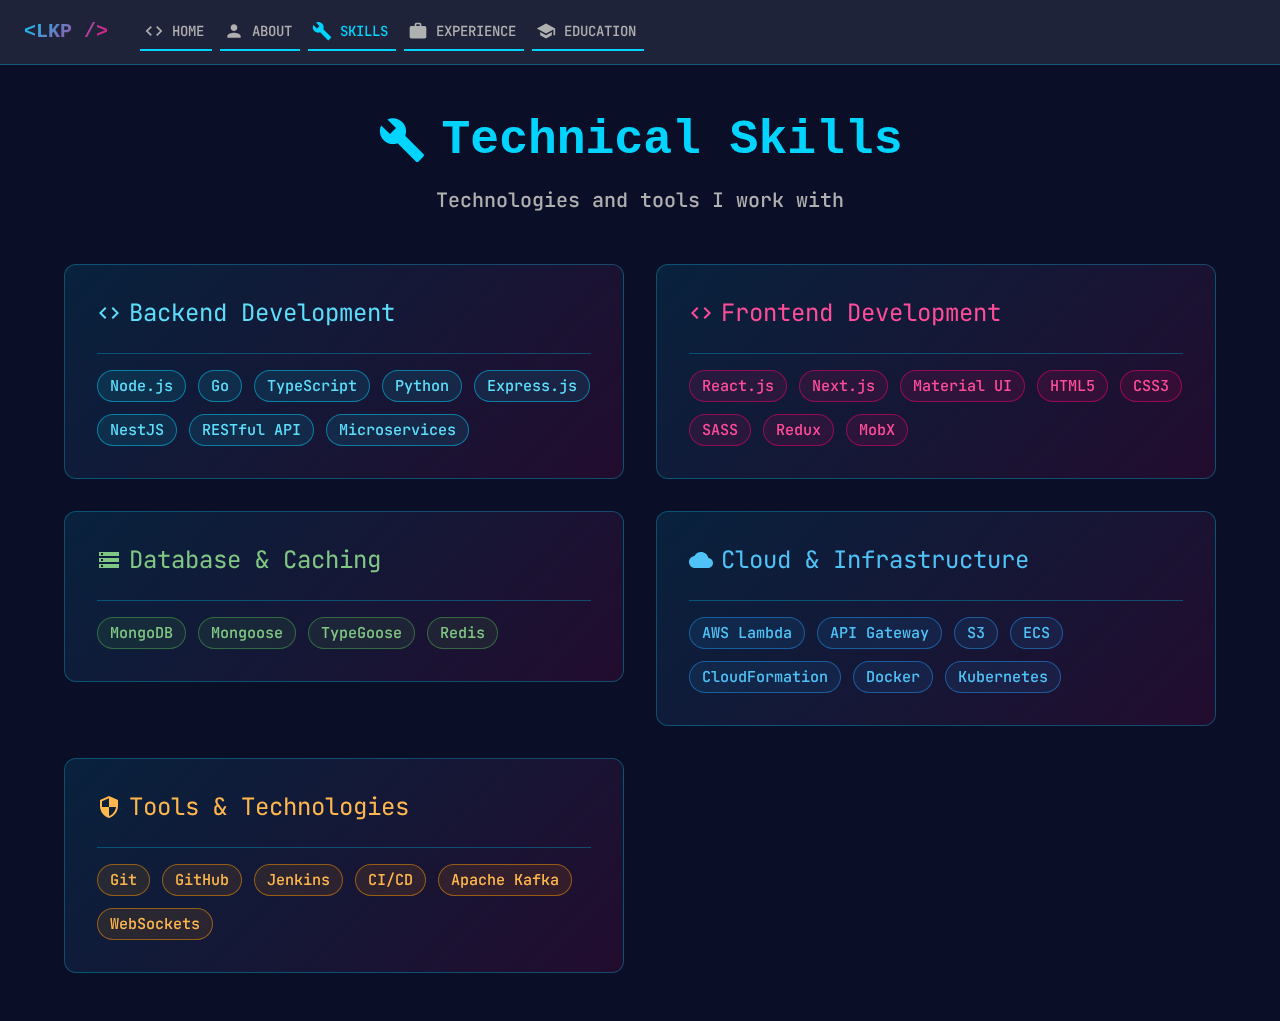
<file: skills.html>
<!DOCTYPE html><html lang="en"><head><meta charSet="utf-8"/><meta name="viewport" content="width=device-width"/><title>Skills - Lovish Kumar Prajapati</title><meta name="description" content="Technical Skills of Lovish Kumar Prajapati"/><meta name="next-head-count" content="4"/><link rel="preload" href="/_next/static/css/7cf92b434fd9a31a.css" as="style"/><link rel="stylesheet" href="/_next/static/css/7cf92b434fd9a31a.css" data-n-g=""/><noscript data-n-css=""></noscript><script defer="" nomodule="" src="/_next/static/chunks/polyfills-42372ed130431b0a.js"></script><script src="/_next/static/chunks/webpack-0b5d8249fb15f5f3.js" defer=""></script><script src="/_next/static/chunks/framework-64ad27b21261a9ce.js" defer=""></script><script src="/_next/static/chunks/main-4b423ec82b590a3f.js" defer=""></script><script src="/_next/static/chunks/pages/_app-73565f3668a99bd5.js" defer=""></script><script src="/_next/static/chunks/512-64b1a8641300490a.js" defer=""></script><script src="/_next/static/chunks/407-bd6f531e9b1d5fed.js" defer=""></script><script src="/_next/static/chunks/pages/skills-603a18fb93d99547.js" defer=""></script><script src="/_next/static/L3q4rJclyG2FZzsBdV6Fz/_buildManifest.js" defer=""></script><script src="/_next/static/L3q4rJclyG2FZzsBdV6Fz/_ssgManifest.js" defer=""></script></head><body><div id="__next"><style data-emotion="css-global 4rpii">html{-webkit-font-smoothing:antialiased;-moz-osx-font-smoothing:grayscale;box-sizing:border-box;-webkit-text-size-adjust:100%;}*,*::before,*::after{box-sizing:inherit;}strong,b{font-weight:700;}body{margin:0;color:#e0e0e0;font-family:"JetBrains Mono","Fira Code",Monaco,Consolas,monospace;font-weight:400;font-size:1rem;line-height:1.5;background-color:#0a0e27;}@media print{body{background-color:#fff;}}body::backdrop{background-color:#0a0e27;}</style><style data-emotion="css 1k2w2y2">.css-1k2w2y2{-webkit-transform:translateY(0);-moz-transform:translateY(0);-ms-transform:translateY(0);transform:translateY(0);-webkit-transition:all 0.3s ease;transition:all 0.3s ease;position:relative;z-index:1300;pointer-events:none;}.css-1k2w2y2>*{pointer-events:auto;}</style><div class="MuiBox-root css-1k2w2y2"><style data-emotion="css k9y1hh">.css-k9y1hh{display:-webkit-box;display:-webkit-flex;display:-ms-flexbox;display:flex;-webkit-flex-direction:column;-ms-flex-direction:column;flex-direction:column;width:100%;box-sizing:border-box;-webkit-flex-shrink:0;-ms-flex-negative:0;flex-shrink:0;position:fixed;z-index:1100;top:0;left:auto;right:0;background-color:rgba(10, 14, 39, 0.8);-webkit-backdrop-filter:blur(10px);backdrop-filter:blur(10px);border-bottom:1px solid rgba(0, 212, 255, 0.3);box-shadow:none;-webkit-transition:all 0.3s ease;transition:all 0.3s ease;z-index:1300;pointer-events:auto;}@media print{.css-k9y1hh{position:absolute;}}</style><style data-emotion="css nlvhs9">.css-nlvhs9{background-color:#151932;color:#e0e0e0;-webkit-transition:box-shadow 300ms cubic-bezier(0.4, 0, 0.2, 1) 0ms;transition:box-shadow 300ms cubic-bezier(0.4, 0, 0.2, 1) 0ms;box-shadow:0px 2px 4px -1px rgba(0,0,0,0.2),0px 4px 5px 0px rgba(0,0,0,0.14),0px 1px 10px 0px rgba(0,0,0,0.12);background-image:linear-gradient(rgba(255, 255, 255, 0.09), rgba(255, 255, 255, 0.09));display:-webkit-box;display:-webkit-flex;display:-ms-flexbox;display:flex;-webkit-flex-direction:column;-ms-flex-direction:column;flex-direction:column;width:100%;box-sizing:border-box;-webkit-flex-shrink:0;-ms-flex-negative:0;flex-shrink:0;position:fixed;z-index:1100;top:0;left:auto;right:0;background-color:rgba(10, 14, 39, 0.8);-webkit-backdrop-filter:blur(10px);backdrop-filter:blur(10px);border-bottom:1px solid rgba(0, 212, 255, 0.3);box-shadow:none;-webkit-transition:all 0.3s ease;transition:all 0.3s ease;z-index:1300;pointer-events:auto;}@media print{.css-nlvhs9{position:absolute;}}</style><header class="MuiPaper-root MuiPaper-elevation MuiPaper-elevation4 MuiAppBar-root MuiAppBar-colorPrimary MuiAppBar-positionFixed mui-fixed css-nlvhs9"><style data-emotion="css 111m6pq">.css-111m6pq{position:relative;display:-webkit-box;display:-webkit-flex;display:-ms-flexbox;display:flex;-webkit-align-items:center;-webkit-box-align:center;-ms-flex-align:center;align-items:center;padding-left:16px;padding-right:16px;min-height:56px;position:relative;z-index:1301;pointer-events:auto;}@media (min-width:600px){.css-111m6pq{padding-left:24px;padding-right:24px;}}@media (min-width:0px){@media (orientation: landscape){.css-111m6pq{min-height:48px;}}}@media (min-width:600px){.css-111m6pq{min-height:64px;}}</style><div class="MuiToolbar-root MuiToolbar-gutters MuiToolbar-regular css-111m6pq"><style data-emotion="css axpw7q">.css-axpw7q{margin:0;font-family:"JetBrains Mono","Fira Code",Monaco,Consolas,monospace;font-weight:500;font-size:1.25rem;line-height:1.6;-webkit-box-flex:0;-webkit-flex-grow:0;-ms-flex-positive:0;flex-grow:0;margin-right:32px;font-family:monospace;font-weight:700;background:linear-gradient(135deg, #00d4ff 0%, #ff006e 100%);-webkit-background-clip:text;-webkit-text-fill-color:transparent;cursor:pointer;position:relative;z-index:1302;pointer-events:auto;-webkit-user-select:none;-moz-user-select:none;-ms-user-select:none;user-select:none;}</style><div class="MuiTypography-root MuiTypography-h6 css-axpw7q">&lt;<!-- -->LKP<!-- --> /&gt;</div><style data-emotion="css 1ra80yn">.css-1ra80yn{-webkit-box-flex:1;-webkit-flex-grow:1;-ms-flex-positive:1;flex-grow:1;gap:8px;position:relative;z-index:1302;pointer-events:auto;}@media (min-width:0px){.css-1ra80yn{display:none;}}@media (min-width:900px){.css-1ra80yn{display:-webkit-box;display:-webkit-flex;display:-ms-flexbox;display:flex;}}</style><div class="MuiBox-root css-1ra80yn"><style data-emotion="css 17zoluo">.css-17zoluo{font-family:"JetBrains Mono","Fira Code",Monaco,Consolas,monospace;font-weight:500;font-size:0.875rem;line-height:1.75;text-transform:uppercase;min-width:64px;padding:6px 8px;border-radius:4px;-webkit-transition:background-color 250ms cubic-bezier(0.4, 0, 0.2, 1) 0ms,box-shadow 250ms cubic-bezier(0.4, 0, 0.2, 1) 0ms,border-color 250ms cubic-bezier(0.4, 0, 0.2, 1) 0ms,color 250ms cubic-bezier(0.4, 0, 0.2, 1) 0ms;transition:background-color 250ms cubic-bezier(0.4, 0, 0.2, 1) 0ms,box-shadow 250ms cubic-bezier(0.4, 0, 0.2, 1) 0ms,border-color 250ms cubic-bezier(0.4, 0, 0.2, 1) 0ms,color 250ms cubic-bezier(0.4, 0, 0.2, 1) 0ms;color:#00d4ff;color:#b0b0b0;border-bottom:2px solid transparent;border-color:#00d4ff;border-radius:0;-webkit-transition:all 0.3s ease;transition:all 0.3s ease;position:relative;z-index:1303;pointer-events:auto;cursor:pointer;}.css-17zoluo:hover{-webkit-text-decoration:none;text-decoration:none;background-color:rgba(0, 212, 255, 0.08);}@media (hover: none){.css-17zoluo:hover{background-color:transparent;}}.css-17zoluo.Mui-disabled{color:rgba(255, 255, 255, 0.3);}.css-17zoluo:hover{color:#5ddefb;background-color:rgba(0, 212, 255, 0.1);}</style><style data-emotion="css 1769tpy">.css-1769tpy{display:-webkit-inline-box;display:-webkit-inline-flex;display:-ms-inline-flexbox;display:inline-flex;-webkit-align-items:center;-webkit-box-align:center;-ms-flex-align:center;align-items:center;-webkit-box-pack:center;-ms-flex-pack:center;-webkit-justify-content:center;justify-content:center;position:relative;box-sizing:border-box;-webkit-tap-highlight-color:transparent;background-color:transparent;outline:0;border:0;margin:0;border-radius:0;padding:0;cursor:pointer;-webkit-user-select:none;-moz-user-select:none;-ms-user-select:none;user-select:none;vertical-align:middle;-moz-appearance:none;-webkit-appearance:none;-webkit-text-decoration:none;text-decoration:none;color:inherit;font-family:"JetBrains Mono","Fira Code",Monaco,Consolas,monospace;font-weight:500;font-size:0.875rem;line-height:1.75;text-transform:uppercase;min-width:64px;padding:6px 8px;border-radius:4px;-webkit-transition:background-color 250ms cubic-bezier(0.4, 0, 0.2, 1) 0ms,box-shadow 250ms cubic-bezier(0.4, 0, 0.2, 1) 0ms,border-color 250ms cubic-bezier(0.4, 0, 0.2, 1) 0ms,color 250ms cubic-bezier(0.4, 0, 0.2, 1) 0ms;transition:background-color 250ms cubic-bezier(0.4, 0, 0.2, 1) 0ms,box-shadow 250ms cubic-bezier(0.4, 0, 0.2, 1) 0ms,border-color 250ms cubic-bezier(0.4, 0, 0.2, 1) 0ms,color 250ms cubic-bezier(0.4, 0, 0.2, 1) 0ms;color:#00d4ff;color:#b0b0b0;border-bottom:2px solid transparent;border-color:#00d4ff;border-radius:0;-webkit-transition:all 0.3s ease;transition:all 0.3s ease;position:relative;z-index:1303;pointer-events:auto;cursor:pointer;}.css-1769tpy::-moz-focus-inner{border-style:none;}.css-1769tpy.Mui-disabled{pointer-events:none;cursor:default;}@media print{.css-1769tpy{-webkit-print-color-adjust:exact;color-adjust:exact;}}.css-1769tpy:hover{-webkit-text-decoration:none;text-decoration:none;background-color:rgba(0, 212, 255, 0.08);}@media (hover: none){.css-1769tpy:hover{background-color:transparent;}}.css-1769tpy.Mui-disabled{color:rgba(255, 255, 255, 0.3);}.css-1769tpy:hover{color:#5ddefb;background-color:rgba(0, 212, 255, 0.1);}</style><button class="MuiButtonBase-root MuiButton-root MuiButton-text MuiButton-textPrimary MuiButton-sizeMedium MuiButton-textSizeMedium MuiButton-colorPrimary MuiButton-root MuiButton-text MuiButton-textPrimary MuiButton-sizeMedium MuiButton-textSizeMedium MuiButton-colorPrimary css-1769tpy" tabindex="0" type="button"><style data-emotion="css 6xugel">.css-6xugel{display:inherit;margin-right:8px;margin-left:-4px;}.css-6xugel>*:nth-of-type(1){font-size:20px;}</style><span class="MuiButton-icon MuiButton-startIcon MuiButton-iconSizeMedium css-6xugel"><style data-emotion="css vubbuv">.css-vubbuv{-webkit-user-select:none;-moz-user-select:none;-ms-user-select:none;user-select:none;width:1em;height:1em;display:inline-block;fill:currentColor;-webkit-flex-shrink:0;-ms-flex-negative:0;flex-shrink:0;-webkit-transition:fill 200ms cubic-bezier(0.4, 0, 0.2, 1) 0ms;transition:fill 200ms cubic-bezier(0.4, 0, 0.2, 1) 0ms;font-size:1.5rem;}</style><svg class="MuiSvgIcon-root MuiSvgIcon-fontSizeMedium css-vubbuv" focusable="false" aria-hidden="true" viewBox="0 0 24 24" data-testid="CodeIcon"><path d="M9.4 16.6 4.8 12l4.6-4.6L8 6l-6 6 6 6zm5.2 0 4.6-4.6-4.6-4.6L16 6l6 6-6 6z"></path></svg></span>Home</button><button class="MuiButtonBase-root MuiButton-root MuiButton-text MuiButton-textPrimary MuiButton-sizeMedium MuiButton-textSizeMedium MuiButton-colorPrimary MuiButton-root MuiButton-text MuiButton-textPrimary MuiButton-sizeMedium MuiButton-textSizeMedium MuiButton-colorPrimary css-1769tpy" tabindex="0" type="button"><span class="MuiButton-icon MuiButton-startIcon MuiButton-iconSizeMedium css-6xugel"><svg class="MuiSvgIcon-root MuiSvgIcon-fontSizeMedium css-vubbuv" focusable="false" aria-hidden="true" viewBox="0 0 24 24" data-testid="PersonIcon"><path d="M12 12c2.21 0 4-1.79 4-4s-1.79-4-4-4-4 1.79-4 4 1.79 4 4 4m0 2c-2.67 0-8 1.34-8 4v2h16v-2c0-2.66-5.33-4-8-4"></path></svg></span>About</button><style data-emotion="css 19nbwdr">.css-19nbwdr{font-family:"JetBrains Mono","Fira Code",Monaco,Consolas,monospace;font-weight:500;font-size:0.875rem;line-height:1.75;text-transform:uppercase;min-width:64px;padding:6px 8px;border-radius:4px;-webkit-transition:background-color 250ms cubic-bezier(0.4, 0, 0.2, 1) 0ms,box-shadow 250ms cubic-bezier(0.4, 0, 0.2, 1) 0ms,border-color 250ms cubic-bezier(0.4, 0, 0.2, 1) 0ms,color 250ms cubic-bezier(0.4, 0, 0.2, 1) 0ms;transition:background-color 250ms cubic-bezier(0.4, 0, 0.2, 1) 0ms,box-shadow 250ms cubic-bezier(0.4, 0, 0.2, 1) 0ms,border-color 250ms cubic-bezier(0.4, 0, 0.2, 1) 0ms,color 250ms cubic-bezier(0.4, 0, 0.2, 1) 0ms;color:#00d4ff;color:#00d4ff;border-bottom:2px solid;border-color:#00d4ff;border-radius:0;-webkit-transition:all 0.3s ease;transition:all 0.3s ease;position:relative;z-index:1303;pointer-events:auto;cursor:pointer;}.css-19nbwdr:hover{-webkit-text-decoration:none;text-decoration:none;background-color:rgba(0, 212, 255, 0.08);}@media (hover: none){.css-19nbwdr:hover{background-color:transparent;}}.css-19nbwdr.Mui-disabled{color:rgba(255, 255, 255, 0.3);}.css-19nbwdr:hover{color:#5ddefb;background-color:rgba(0, 212, 255, 0.1);}</style><style data-emotion="css n2w96n">.css-n2w96n{display:-webkit-inline-box;display:-webkit-inline-flex;display:-ms-inline-flexbox;display:inline-flex;-webkit-align-items:center;-webkit-box-align:center;-ms-flex-align:center;align-items:center;-webkit-box-pack:center;-ms-flex-pack:center;-webkit-justify-content:center;justify-content:center;position:relative;box-sizing:border-box;-webkit-tap-highlight-color:transparent;background-color:transparent;outline:0;border:0;margin:0;border-radius:0;padding:0;cursor:pointer;-webkit-user-select:none;-moz-user-select:none;-ms-user-select:none;user-select:none;vertical-align:middle;-moz-appearance:none;-webkit-appearance:none;-webkit-text-decoration:none;text-decoration:none;color:inherit;font-family:"JetBrains Mono","Fira Code",Monaco,Consolas,monospace;font-weight:500;font-size:0.875rem;line-height:1.75;text-transform:uppercase;min-width:64px;padding:6px 8px;border-radius:4px;-webkit-transition:background-color 250ms cubic-bezier(0.4, 0, 0.2, 1) 0ms,box-shadow 250ms cubic-bezier(0.4, 0, 0.2, 1) 0ms,border-color 250ms cubic-bezier(0.4, 0, 0.2, 1) 0ms,color 250ms cubic-bezier(0.4, 0, 0.2, 1) 0ms;transition:background-color 250ms cubic-bezier(0.4, 0, 0.2, 1) 0ms,box-shadow 250ms cubic-bezier(0.4, 0, 0.2, 1) 0ms,border-color 250ms cubic-bezier(0.4, 0, 0.2, 1) 0ms,color 250ms cubic-bezier(0.4, 0, 0.2, 1) 0ms;color:#00d4ff;color:#00d4ff;border-bottom:2px solid;border-color:#00d4ff;border-radius:0;-webkit-transition:all 0.3s ease;transition:all 0.3s ease;position:relative;z-index:1303;pointer-events:auto;cursor:pointer;}.css-n2w96n::-moz-focus-inner{border-style:none;}.css-n2w96n.Mui-disabled{pointer-events:none;cursor:default;}@media print{.css-n2w96n{-webkit-print-color-adjust:exact;color-adjust:exact;}}.css-n2w96n:hover{-webkit-text-decoration:none;text-decoration:none;background-color:rgba(0, 212, 255, 0.08);}@media (hover: none){.css-n2w96n:hover{background-color:transparent;}}.css-n2w96n.Mui-disabled{color:rgba(255, 255, 255, 0.3);}.css-n2w96n:hover{color:#5ddefb;background-color:rgba(0, 212, 255, 0.1);}</style><button class="MuiButtonBase-root MuiButton-root MuiButton-text MuiButton-textPrimary MuiButton-sizeMedium MuiButton-textSizeMedium MuiButton-colorPrimary MuiButton-root MuiButton-text MuiButton-textPrimary MuiButton-sizeMedium MuiButton-textSizeMedium MuiButton-colorPrimary css-n2w96n" tabindex="0" type="button"><span class="MuiButton-icon MuiButton-startIcon MuiButton-iconSizeMedium css-6xugel"><svg class="MuiSvgIcon-root MuiSvgIcon-fontSizeMedium css-vubbuv" focusable="false" aria-hidden="true" viewBox="0 0 24 24" data-testid="BuildIcon"><path d="m22.7 19-9.1-9.1c.9-2.3.4-5-1.5-6.9-2-2-5-2.4-7.4-1.3L9 6 6 9 1.6 4.7C.4 7.1.9 10.1 2.9 12.1c1.9 1.9 4.6 2.4 6.9 1.5l9.1 9.1c.4.4 1 .4 1.4 0l2.3-2.3c.5-.4.5-1.1.1-1.4"></path></svg></span>Skills</button><button class="MuiButtonBase-root MuiButton-root MuiButton-text MuiButton-textPrimary MuiButton-sizeMedium MuiButton-textSizeMedium MuiButton-colorPrimary MuiButton-root MuiButton-text MuiButton-textPrimary MuiButton-sizeMedium MuiButton-textSizeMedium MuiButton-colorPrimary css-1769tpy" tabindex="0" type="button"><span class="MuiButton-icon MuiButton-startIcon MuiButton-iconSizeMedium css-6xugel"><svg class="MuiSvgIcon-root MuiSvgIcon-fontSizeMedium css-vubbuv" focusable="false" aria-hidden="true" viewBox="0 0 24 24" data-testid="WorkIcon"><path d="M20 6h-4V4c0-1.11-.89-2-2-2h-4c-1.11 0-2 .89-2 2v2H4c-1.11 0-1.99.89-1.99 2L2 19c0 1.11.89 2 2 2h16c1.11 0 2-.89 2-2V8c0-1.11-.89-2-2-2m-6 0h-4V4h4z"></path></svg></span>Experience</button><button class="MuiButtonBase-root MuiButton-root MuiButton-text MuiButton-textPrimary MuiButton-sizeMedium MuiButton-textSizeMedium MuiButton-colorPrimary MuiButton-root MuiButton-text MuiButton-textPrimary MuiButton-sizeMedium MuiButton-textSizeMedium MuiButton-colorPrimary css-1769tpy" tabindex="0" type="button"><span class="MuiButton-icon MuiButton-startIcon MuiButton-iconSizeMedium css-6xugel"><svg class="MuiSvgIcon-root MuiSvgIcon-fontSizeMedium css-vubbuv" focusable="false" aria-hidden="true" viewBox="0 0 24 24" data-testid="SchoolIcon"><path d="M5 13.18v4L12 21l7-3.82v-4L12 17zM12 3 1 9l11 6 9-4.91V17h2V9z"></path></svg></span>Education</button></div><style data-emotion="css 6zov0x">.css-6zov0x{text-align:center;-webkit-flex:0 0 auto;-ms-flex:0 0 auto;flex:0 0 auto;font-size:1.5rem;padding:8px;border-radius:50%;overflow:visible;color:#fff;-webkit-transition:background-color 150ms cubic-bezier(0.4, 0, 0.2, 1) 0ms;transition:background-color 150ms cubic-bezier(0.4, 0, 0.2, 1) 0ms;margin-left:-12px;color:inherit;color:#00d4ff;position:relative;z-index:1302;pointer-events:auto;}.css-6zov0x:hover{background-color:rgba(255, 255, 255, 0.08);}@media (hover: none){.css-6zov0x:hover{background-color:transparent;}}.css-6zov0x.Mui-disabled{background-color:transparent;color:rgba(255, 255, 255, 0.3);}@media (min-width:900px){.css-6zov0x{display:none;}}</style><style data-emotion="css pns3g8">.css-pns3g8{display:-webkit-inline-box;display:-webkit-inline-flex;display:-ms-inline-flexbox;display:inline-flex;-webkit-align-items:center;-webkit-box-align:center;-ms-flex-align:center;align-items:center;-webkit-box-pack:center;-ms-flex-pack:center;-webkit-justify-content:center;justify-content:center;position:relative;box-sizing:border-box;-webkit-tap-highlight-color:transparent;background-color:transparent;outline:0;border:0;margin:0;border-radius:0;padding:0;cursor:pointer;-webkit-user-select:none;-moz-user-select:none;-ms-user-select:none;user-select:none;vertical-align:middle;-moz-appearance:none;-webkit-appearance:none;-webkit-text-decoration:none;text-decoration:none;color:inherit;text-align:center;-webkit-flex:0 0 auto;-ms-flex:0 0 auto;flex:0 0 auto;font-size:1.5rem;padding:8px;border-radius:50%;overflow:visible;color:#fff;-webkit-transition:background-color 150ms cubic-bezier(0.4, 0, 0.2, 1) 0ms;transition:background-color 150ms cubic-bezier(0.4, 0, 0.2, 1) 0ms;margin-left:-12px;color:inherit;color:#00d4ff;position:relative;z-index:1302;pointer-events:auto;}.css-pns3g8::-moz-focus-inner{border-style:none;}.css-pns3g8.Mui-disabled{pointer-events:none;cursor:default;}@media print{.css-pns3g8{-webkit-print-color-adjust:exact;color-adjust:exact;}}.css-pns3g8:hover{background-color:rgba(255, 255, 255, 0.08);}@media (hover: none){.css-pns3g8:hover{background-color:transparent;}}.css-pns3g8.Mui-disabled{background-color:transparent;color:rgba(255, 255, 255, 0.3);}@media (min-width:900px){.css-pns3g8{display:none;}}</style><button class="MuiButtonBase-root MuiIconButton-root MuiIconButton-colorInherit MuiIconButton-edgeStart MuiIconButton-sizeMedium css-pns3g8" tabindex="0" type="button" aria-label="open drawer"><svg class="MuiSvgIcon-root MuiSvgIcon-fontSizeMedium css-vubbuv" focusable="false" aria-hidden="true" viewBox="0 0 24 24" data-testid="MenuIcon"><path d="M3 18h18v-2H3zm0-5h18v-2H3zm0-7v2h18V6z"></path></svg></button></div></header></div><nav class="MuiBox-root css-0"><style data-emotion="css xbun24">.css-xbun24{z-index:1200;}@media (min-width:0px){.css-xbun24{display:block;}}@media (min-width:900px){.css-xbun24{display:none;}}.css-xbun24 .MuiDrawer-paper{box-sizing:border-box;width:240px;background-color:#151932;border-right:1px solid rgba(0, 212, 255, 0.3);}</style></nav><style data-emotion="css kda0p0">.css-kda0p0{min-height:100vh;position:relative;overflow:hidden;padding-top:64px;}</style><div class="MuiBox-root css-kda0p0"><div class="tech-grid MuiBox-root css-0"></div><style data-emotion="css 1eqda3f">.css-1eqda3f{width:100%;margin-left:auto;box-sizing:border-box;margin-right:auto;display:block;padding-left:16px;padding-right:16px;padding-top:48px;padding-bottom:48px;position:relative;z-index:1;}@media (min-width:600px){.css-1eqda3f{padding-left:24px;padding-right:24px;}}@media (min-width:1200px){.css-1eqda3f{max-width:1200px;}}</style><div class="MuiContainer-root MuiContainer-maxWidthLg css-1eqda3f"><style data-emotion="css 17b10jg">.css-17b10jg{text-align:center;margin-bottom:48px;}</style><div class="MuiBox-root css-17b10jg" style="opacity:0;visibility:hidden"><style data-emotion="css 1p83w7x">.css-1p83w7x{margin:0;font-weight:600;font-family:"JetBrains Mono","Fira Code",Monaco,Consolas,monospace;font-size:3rem;line-height:1.167;margin-bottom:0.35em;color:#00d4ff;display:-webkit-box;display:-webkit-flex;display:-ms-flexbox;display:flex;-webkit-align-items:center;-webkit-box-align:center;-ms-flex-align:center;align-items:center;-webkit-box-pack:center;-ms-flex-pack:center;-webkit-justify-content:center;justify-content:center;gap:16px;margin-bottom:16px;font-family:monospace;}</style><h1 class="MuiTypography-root MuiTypography-h3 MuiTypography-gutterBottom css-1p83w7x"><style data-emotion="css 95w34a">.css-95w34a{-webkit-user-select:none;-moz-user-select:none;-ms-user-select:none;user-select:none;width:1em;height:1em;display:inline-block;fill:currentColor;-webkit-flex-shrink:0;-ms-flex-negative:0;flex-shrink:0;-webkit-transition:fill 200ms cubic-bezier(0.4, 0, 0.2, 1) 0ms;transition:fill 200ms cubic-bezier(0.4, 0, 0.2, 1) 0ms;font-size:1.5rem;font-size:3rem;}</style><svg class="MuiSvgIcon-root MuiSvgIcon-fontSizeMedium css-95w34a" focusable="false" aria-hidden="true" viewBox="0 0 24 24" data-testid="BuildIcon"><path d="m22.7 19-9.1-9.1c.9-2.3.4-5-1.5-6.9-2-2-5-2.4-7.4-1.3L9 6 6 9 1.6 4.7C.4 7.1.9 10.1 2.9 12.1c1.9 1.9 4.6 2.4 6.9 1.5l9.1 9.1c.4.4 1 .4 1.4 0l2.3-2.3c.5-.4.5-1.1.1-1.4"></path></svg> Technical Skills</h1><style data-emotion="css 5skpdo">.css-5skpdo{margin:0;font-family:"JetBrains Mono","Fira Code",Monaco,Consolas,monospace;font-weight:500;font-size:1.25rem;line-height:1.6;color:#b0b0b0;}</style><h6 class="MuiTypography-root MuiTypography-h6 css-5skpdo">Technologies and tools I work with</h6></div><style data-emotion="css 1tz8m30">.css-1tz8m30{box-sizing:border-box;display:-webkit-box;display:-webkit-flex;display:-ms-flexbox;display:flex;-webkit-box-flex-wrap:wrap;-webkit-flex-wrap:wrap;-ms-flex-wrap:wrap;flex-wrap:wrap;width:100%;-webkit-flex-direction:row;-ms-flex-direction:row;flex-direction:row;margin-top:-32px;width:calc(100% + 32px);margin-left:-32px;}.css-1tz8m30>.MuiGrid-item{padding-top:32px;}.css-1tz8m30>.MuiGrid-item{padding-left:32px;}</style><div class="MuiGrid-root MuiGrid-container MuiGrid-spacing-xs-4 css-1tz8m30"><style data-emotion="css iol86l">.css-iol86l{box-sizing:border-box;margin:0;-webkit-flex-direction:row;-ms-flex-direction:row;flex-direction:row;-webkit-flex-basis:100%;-ms-flex-preferred-size:100%;flex-basis:100%;-webkit-box-flex:0;-webkit-flex-grow:0;-ms-flex-positive:0;flex-grow:0;max-width:100%;}@media (min-width:600px){.css-iol86l{-webkit-flex-basis:100%;-ms-flex-preferred-size:100%;flex-basis:100%;-webkit-box-flex:0;-webkit-flex-grow:0;-ms-flex-positive:0;flex-grow:0;max-width:100%;}}@media (min-width:900px){.css-iol86l{-webkit-flex-basis:50%;-ms-flex-preferred-size:50%;flex-basis:50%;-webkit-box-flex:0;-webkit-flex-grow:0;-ms-flex-positive:0;flex-grow:0;max-width:50%;}}@media (min-width:1200px){.css-iol86l{-webkit-flex-basis:50%;-ms-flex-preferred-size:50%;flex-basis:50%;-webkit-box-flex:0;-webkit-flex-grow:0;-ms-flex-positive:0;flex-grow:0;max-width:50%;}}@media (min-width:1536px){.css-iol86l{-webkit-flex-basis:50%;-ms-flex-preferred-size:50%;flex-basis:50%;-webkit-box-flex:0;-webkit-flex-grow:0;-ms-flex-positive:0;flex-grow:0;max-width:50%;}}</style><div class="MuiGrid-root MuiGrid-item MuiGrid-grid-xs-12 MuiGrid-grid-md-6 css-iol86l"><style data-emotion="css qw05wx">.css-qw05wx{background-color:#151932;color:#e0e0e0;-webkit-transition:box-shadow 300ms cubic-bezier(0.4, 0, 0.2, 1) 0ms;transition:box-shadow 300ms cubic-bezier(0.4, 0, 0.2, 1) 0ms;border-radius:4px;box-shadow:none;background-image:linear-gradient(rgba(255, 255, 255, 0), rgba(255, 255, 255, 0));padding:32px;background:linear-gradient(135deg, rgba(0, 212, 255, 0.1) 0%, rgba(255, 0, 110, 0.1) 100%);border:1px solid rgba(0, 212, 255, 0.3);border-radius:12px;-webkit-transition:all 0.3s ease;transition:all 0.3s ease;}.css-qw05wx:hover{border-color:rgba(0, 212, 255, 0.6);box-shadow:0 10px 40px rgba(0, 212, 255, 0.2);}</style><div class="MuiPaper-root MuiPaper-elevation MuiPaper-rounded MuiPaper-elevation0 css-qw05wx" style="visibility:hidden"><style data-emotion="css ufhno6">.css-ufhno6{margin:0;font-family:"JetBrains Mono","Fira Code",Monaco,Consolas,monospace;font-weight:400;font-size:1.5rem;line-height:1.334;margin-bottom:0.35em;color:#5ddefb;display:-webkit-box;display:-webkit-flex;display:-ms-flexbox;display:flex;-webkit-align-items:center;-webkit-box-align:center;-ms-flex-align:center;align-items:center;gap:8px;margin-bottom:24px;}</style><h5 class="MuiTypography-root MuiTypography-h5 MuiTypography-gutterBottom css-ufhno6"><style data-emotion="css vubbuv">.css-vubbuv{-webkit-user-select:none;-moz-user-select:none;-ms-user-select:none;user-select:none;width:1em;height:1em;display:inline-block;fill:currentColor;-webkit-flex-shrink:0;-ms-flex-negative:0;flex-shrink:0;-webkit-transition:fill 200ms cubic-bezier(0.4, 0, 0.2, 1) 0ms;transition:fill 200ms cubic-bezier(0.4, 0, 0.2, 1) 0ms;font-size:1.5rem;}</style><svg class="MuiSvgIcon-root MuiSvgIcon-fontSizeMedium css-vubbuv" focusable="false" aria-hidden="true" viewBox="0 0 24 24" data-testid="CodeIcon"><path d="M9.4 16.6 4.8 12l4.6-4.6L8 6l-6 6 6 6zm5.2 0 4.6-4.6-4.6-4.6L16 6l6 6-6 6z"></path></svg> <!-- -->Backend Development</h5><style data-emotion="css 1kjuj2j">.css-1kjuj2j{margin:0;-webkit-flex-shrink:0;-ms-flex-negative:0;flex-shrink:0;border-width:0;border-style:solid;border-color:rgba(255, 255, 255, 0.12);border-bottom-width:thin;margin-top:16px;margin-bottom:16px;border-color:rgba(0, 212, 255, 0.3);}</style><hr class="MuiDivider-root MuiDivider-fullWidth css-1kjuj2j"/><style data-emotion="css w4ns3s">.css-w4ns3s{display:-webkit-box;display:-webkit-flex;display:-ms-flexbox;display:flex;-webkit-box-flex-wrap:wrap;-webkit-flex-wrap:wrap;-ms-flex-wrap:wrap;flex-wrap:wrap;gap:12px;}</style><div class="MuiBox-root css-w4ns3s"><style data-emotion="css 1x1mhn">.css-1x1mhn{max-width:100%;font-family:"JetBrains Mono","Fira Code",Monaco,Consolas,monospace;font-size:0.8125rem;display:-webkit-inline-box;display:-webkit-inline-flex;display:-ms-inline-flexbox;display:inline-flex;-webkit-align-items:center;-webkit-box-align:center;-ms-flex-align:center;align-items:center;-webkit-box-pack:center;-ms-flex-pack:center;-webkit-justify-content:center;justify-content:center;height:32px;color:#e0e0e0;background-color:rgba(255, 255, 255, 0.16);border-radius:16px;white-space:nowrap;-webkit-transition:background-color 300ms cubic-bezier(0.4, 0, 0.2, 1) 0ms,box-shadow 300ms cubic-bezier(0.4, 0, 0.2, 1) 0ms;transition:background-color 300ms cubic-bezier(0.4, 0, 0.2, 1) 0ms,box-shadow 300ms cubic-bezier(0.4, 0, 0.2, 1) 0ms;cursor:unset;outline:0;-webkit-text-decoration:none;text-decoration:none;border:0;padding:0;vertical-align:middle;box-sizing:border-box;-webkit-transition:all 0.3s ease;transition:all 0.3s ease;background:rgba(0, 212, 255, 0.1);border:1px solid;border-color:rgba(0, 212, 255, 0.5);color:#5ddefb;font-weight:500;font-size:0.95rem;}.css-1x1mhn.Mui-disabled{opacity:0.38;pointer-events:none;}.css-1x1mhn .MuiChip-avatar{margin-left:5px;margin-right:-6px;width:24px;height:24px;color:#e0e0e0;font-size:0.75rem;}.css-1x1mhn .MuiChip-avatarColorPrimary{color:rgba(0, 0, 0, 0.87);background-color:#00a3cc;}.css-1x1mhn .MuiChip-avatarColorSecondary{color:#fff;background-color:#cc0058;}.css-1x1mhn .MuiChip-avatarSmall{margin-left:4px;margin-right:-4px;width:18px;height:18px;font-size:0.625rem;}.css-1x1mhn .MuiChip-icon{margin-left:5px;margin-right:-6px;color:#e0e0e0;}.css-1x1mhn .MuiChip-deleteIcon{-webkit-tap-highlight-color:transparent;color:rgba(224, 224, 224, 0.26);font-size:22px;cursor:pointer;margin:0 5px 0 -6px;}.css-1x1mhn .MuiChip-deleteIcon:hover{color:rgba(224, 224, 224, 0.4);}.css-1x1mhn:hover{-webkit-transform:scale(1.1);-moz-transform:scale(1.1);-ms-transform:scale(1.1);transform:scale(1.1);box-shadow:0 0 15px rgba(0, 212, 255, 0.5);}.css-1x1mhn:hover{-webkit-transform:scale(1.1);-moz-transform:scale(1.1);-ms-transform:scale(1.1);transform:scale(1.1);box-shadow:0 0 15px rgba(0, 212, 255, 0.5);}</style><div class="MuiChip-root MuiChip-filled MuiChip-sizeMedium MuiChip-colorDefault MuiChip-filledDefault css-1x1mhn" style="opacity:0;transform:scale(0.75, 0.5625);visibility:hidden"><style data-emotion="css 14vsv3w">.css-14vsv3w{overflow:hidden;text-overflow:ellipsis;padding-left:12px;padding-right:12px;white-space:nowrap;}</style><span class="MuiChip-label MuiChip-labelMedium css-14vsv3w">Node.js</span></div><div class="MuiChip-root MuiChip-filled MuiChip-sizeMedium MuiChip-colorDefault MuiChip-filledDefault css-1x1mhn" style="opacity:0;transform:scale(0.75, 0.5625);visibility:hidden"><span class="MuiChip-label MuiChip-labelMedium css-14vsv3w">Go</span></div><div class="MuiChip-root MuiChip-filled MuiChip-sizeMedium MuiChip-colorDefault MuiChip-filledDefault css-1x1mhn" style="opacity:0;transform:scale(0.75, 0.5625);visibility:hidden"><span class="MuiChip-label MuiChip-labelMedium css-14vsv3w">TypeScript</span></div><div class="MuiChip-root MuiChip-filled MuiChip-sizeMedium MuiChip-colorDefault MuiChip-filledDefault css-1x1mhn" style="opacity:0;transform:scale(0.75, 0.5625);visibility:hidden"><span class="MuiChip-label MuiChip-labelMedium css-14vsv3w">Python</span></div><div class="MuiChip-root MuiChip-filled MuiChip-sizeMedium MuiChip-colorDefault MuiChip-filledDefault css-1x1mhn" style="opacity:0;transform:scale(0.75, 0.5625);visibility:hidden"><span class="MuiChip-label MuiChip-labelMedium css-14vsv3w">Express.js</span></div><div class="MuiChip-root MuiChip-filled MuiChip-sizeMedium MuiChip-colorDefault MuiChip-filledDefault css-1x1mhn" style="opacity:0;transform:scale(0.75, 0.5625);visibility:hidden"><span class="MuiChip-label MuiChip-labelMedium css-14vsv3w">NestJS</span></div><div class="MuiChip-root MuiChip-filled MuiChip-sizeMedium MuiChip-colorDefault MuiChip-filledDefault css-1x1mhn" style="opacity:0;transform:scale(0.75, 0.5625);visibility:hidden"><span class="MuiChip-label MuiChip-labelMedium css-14vsv3w">RESTful API</span></div><div class="MuiChip-root MuiChip-filled MuiChip-sizeMedium MuiChip-colorDefault MuiChip-filledDefault css-1x1mhn" style="opacity:0;transform:scale(0.75, 0.5625);visibility:hidden"><span class="MuiChip-label MuiChip-labelMedium css-14vsv3w">Microservices</span></div></div></div></div><div class="MuiGrid-root MuiGrid-item MuiGrid-grid-xs-12 MuiGrid-grid-md-6 css-iol86l"><div class="MuiPaper-root MuiPaper-elevation MuiPaper-rounded MuiPaper-elevation0 css-qw05wx" style="visibility:hidden"><style data-emotion="css aivvg">.css-aivvg{margin:0;font-family:"JetBrains Mono","Fira Code",Monaco,Consolas,monospace;font-weight:400;font-size:1.5rem;line-height:1.334;margin-bottom:0.35em;color:#ff4d9a;display:-webkit-box;display:-webkit-flex;display:-ms-flexbox;display:flex;-webkit-align-items:center;-webkit-box-align:center;-ms-flex-align:center;align-items:center;gap:8px;margin-bottom:24px;}</style><h5 class="MuiTypography-root MuiTypography-h5 MuiTypography-gutterBottom css-aivvg"><svg class="MuiSvgIcon-root MuiSvgIcon-fontSizeMedium css-vubbuv" focusable="false" aria-hidden="true" viewBox="0 0 24 24" data-testid="CodeIcon"><path d="M9.4 16.6 4.8 12l4.6-4.6L8 6l-6 6 6 6zm5.2 0 4.6-4.6-4.6-4.6L16 6l6 6-6 6z"></path></svg> <!-- -->Frontend Development</h5><hr class="MuiDivider-root MuiDivider-fullWidth css-1kjuj2j"/><div class="MuiBox-root css-w4ns3s"><style data-emotion="css w10nv7">.css-w10nv7{max-width:100%;font-family:"JetBrains Mono","Fira Code",Monaco,Consolas,monospace;font-size:0.8125rem;display:-webkit-inline-box;display:-webkit-inline-flex;display:-ms-inline-flexbox;display:inline-flex;-webkit-align-items:center;-webkit-box-align:center;-ms-flex-align:center;align-items:center;-webkit-box-pack:center;-ms-flex-pack:center;-webkit-justify-content:center;justify-content:center;height:32px;color:#e0e0e0;background-color:rgba(255, 255, 255, 0.16);border-radius:16px;white-space:nowrap;-webkit-transition:background-color 300ms cubic-bezier(0.4, 0, 0.2, 1) 0ms,box-shadow 300ms cubic-bezier(0.4, 0, 0.2, 1) 0ms;transition:background-color 300ms cubic-bezier(0.4, 0, 0.2, 1) 0ms,box-shadow 300ms cubic-bezier(0.4, 0, 0.2, 1) 0ms;cursor:unset;outline:0;-webkit-text-decoration:none;text-decoration:none;border:0;padding:0;vertical-align:middle;box-sizing:border-box;-webkit-transition:all 0.3s ease;transition:all 0.3s ease;background:rgba(255, 0, 110, 0.1);border:1px solid;border-color:rgba(255, 0, 110, 0.5);color:#ff4d9a;font-weight:500;font-size:0.95rem;}.css-w10nv7.Mui-disabled{opacity:0.38;pointer-events:none;}.css-w10nv7 .MuiChip-avatar{margin-left:5px;margin-right:-6px;width:24px;height:24px;color:#e0e0e0;font-size:0.75rem;}.css-w10nv7 .MuiChip-avatarColorPrimary{color:rgba(0, 0, 0, 0.87);background-color:#00a3cc;}.css-w10nv7 .MuiChip-avatarColorSecondary{color:#fff;background-color:#cc0058;}.css-w10nv7 .MuiChip-avatarSmall{margin-left:4px;margin-right:-4px;width:18px;height:18px;font-size:0.625rem;}.css-w10nv7 .MuiChip-icon{margin-left:5px;margin-right:-6px;color:#e0e0e0;}.css-w10nv7 .MuiChip-deleteIcon{-webkit-tap-highlight-color:transparent;color:rgba(224, 224, 224, 0.26);font-size:22px;cursor:pointer;margin:0 5px 0 -6px;}.css-w10nv7 .MuiChip-deleteIcon:hover{color:rgba(224, 224, 224, 0.4);}.css-w10nv7:hover{-webkit-transform:scale(1.1);-moz-transform:scale(1.1);-ms-transform:scale(1.1);transform:scale(1.1);box-shadow:0 0 15px rgba(0, 212, 255, 0.5);}.css-w10nv7:hover{-webkit-transform:scale(1.1);-moz-transform:scale(1.1);-ms-transform:scale(1.1);transform:scale(1.1);box-shadow:0 0 15px rgba(0, 212, 255, 0.5);}</style><div class="MuiChip-root MuiChip-filled MuiChip-sizeMedium MuiChip-colorDefault MuiChip-filledDefault css-w10nv7" style="opacity:0;transform:scale(0.75, 0.5625);visibility:hidden"><span class="MuiChip-label MuiChip-labelMedium css-14vsv3w">React.js</span></div><div class="MuiChip-root MuiChip-filled MuiChip-sizeMedium MuiChip-colorDefault MuiChip-filledDefault css-w10nv7" style="opacity:0;transform:scale(0.75, 0.5625);visibility:hidden"><span class="MuiChip-label MuiChip-labelMedium css-14vsv3w">Next.js</span></div><div class="MuiChip-root MuiChip-filled MuiChip-sizeMedium MuiChip-colorDefault MuiChip-filledDefault css-w10nv7" style="opacity:0;transform:scale(0.75, 0.5625);visibility:hidden"><span class="MuiChip-label MuiChip-labelMedium css-14vsv3w">Material UI</span></div><div class="MuiChip-root MuiChip-filled MuiChip-sizeMedium MuiChip-colorDefault MuiChip-filledDefault css-w10nv7" style="opacity:0;transform:scale(0.75, 0.5625);visibility:hidden"><span class="MuiChip-label MuiChip-labelMedium css-14vsv3w">HTML5</span></div><div class="MuiChip-root MuiChip-filled MuiChip-sizeMedium MuiChip-colorDefault MuiChip-filledDefault css-w10nv7" style="opacity:0;transform:scale(0.75, 0.5625);visibility:hidden"><span class="MuiChip-label MuiChip-labelMedium css-14vsv3w">CSS3</span></div><div class="MuiChip-root MuiChip-filled MuiChip-sizeMedium MuiChip-colorDefault MuiChip-filledDefault css-w10nv7" style="opacity:0;transform:scale(0.75, 0.5625);visibility:hidden"><span class="MuiChip-label MuiChip-labelMedium css-14vsv3w">SASS</span></div><div class="MuiChip-root MuiChip-filled MuiChip-sizeMedium MuiChip-colorDefault MuiChip-filledDefault css-w10nv7" style="opacity:0;transform:scale(0.75, 0.5625);visibility:hidden"><span class="MuiChip-label MuiChip-labelMedium css-14vsv3w">Redux</span></div><div class="MuiChip-root MuiChip-filled MuiChip-sizeMedium MuiChip-colorDefault MuiChip-filledDefault css-w10nv7" style="opacity:0;transform:scale(0.75, 0.5625);visibility:hidden"><span class="MuiChip-label MuiChip-labelMedium css-14vsv3w">MobX</span></div></div></div></div><div class="MuiGrid-root MuiGrid-item MuiGrid-grid-xs-12 MuiGrid-grid-md-6 css-iol86l"><div class="MuiPaper-root MuiPaper-elevation MuiPaper-rounded MuiPaper-elevation0 css-qw05wx" style="visibility:hidden"><style data-emotion="css 2h7d47">.css-2h7d47{margin:0;font-family:"JetBrains Mono","Fira Code",Monaco,Consolas,monospace;font-weight:400;font-size:1.5rem;line-height:1.334;margin-bottom:0.35em;color:#81c784;display:-webkit-box;display:-webkit-flex;display:-ms-flexbox;display:flex;-webkit-align-items:center;-webkit-box-align:center;-ms-flex-align:center;align-items:center;gap:8px;margin-bottom:24px;}</style><h5 class="MuiTypography-root MuiTypography-h5 MuiTypography-gutterBottom css-2h7d47"><svg class="MuiSvgIcon-root MuiSvgIcon-fontSizeMedium css-vubbuv" focusable="false" aria-hidden="true" viewBox="0 0 24 24" data-testid="StorageIcon"><path d="M2 20h20v-4H2zm2-3h2v2H4zM2 4v4h20V4zm4 3H4V5h2zm-4 7h20v-4H2zm2-3h2v2H4z"></path></svg> <!-- -->Database &amp; Caching</h5><hr class="MuiDivider-root MuiDivider-fullWidth css-1kjuj2j"/><div class="MuiBox-root css-w4ns3s"><style data-emotion="css 10u4inc">.css-10u4inc{max-width:100%;font-family:"JetBrains Mono","Fira Code",Monaco,Consolas,monospace;font-size:0.8125rem;display:-webkit-inline-box;display:-webkit-inline-flex;display:-ms-inline-flexbox;display:inline-flex;-webkit-align-items:center;-webkit-box-align:center;-ms-flex-align:center;align-items:center;-webkit-box-pack:center;-ms-flex-pack:center;-webkit-justify-content:center;justify-content:center;height:32px;color:#e0e0e0;background-color:rgba(255, 255, 255, 0.16);border-radius:16px;white-space:nowrap;-webkit-transition:background-color 300ms cubic-bezier(0.4, 0, 0.2, 1) 0ms,box-shadow 300ms cubic-bezier(0.4, 0, 0.2, 1) 0ms;transition:background-color 300ms cubic-bezier(0.4, 0, 0.2, 1) 0ms,box-shadow 300ms cubic-bezier(0.4, 0, 0.2, 1) 0ms;cursor:unset;outline:0;-webkit-text-decoration:none;text-decoration:none;border:0;padding:0;vertical-align:middle;box-sizing:border-box;-webkit-transition:all 0.3s ease;transition:all 0.3s ease;background:rgba(76, 175, 80, 0.1);border:1px solid;border-color:rgba(76, 175, 80, 0.5);color:#81c784;font-weight:500;font-size:0.95rem;}.css-10u4inc.Mui-disabled{opacity:0.38;pointer-events:none;}.css-10u4inc .MuiChip-avatar{margin-left:5px;margin-right:-6px;width:24px;height:24px;color:#e0e0e0;font-size:0.75rem;}.css-10u4inc .MuiChip-avatarColorPrimary{color:rgba(0, 0, 0, 0.87);background-color:#00a3cc;}.css-10u4inc .MuiChip-avatarColorSecondary{color:#fff;background-color:#cc0058;}.css-10u4inc .MuiChip-avatarSmall{margin-left:4px;margin-right:-4px;width:18px;height:18px;font-size:0.625rem;}.css-10u4inc .MuiChip-icon{margin-left:5px;margin-right:-6px;color:#e0e0e0;}.css-10u4inc .MuiChip-deleteIcon{-webkit-tap-highlight-color:transparent;color:rgba(224, 224, 224, 0.26);font-size:22px;cursor:pointer;margin:0 5px 0 -6px;}.css-10u4inc .MuiChip-deleteIcon:hover{color:rgba(224, 224, 224, 0.4);}.css-10u4inc:hover{-webkit-transform:scale(1.1);-moz-transform:scale(1.1);-ms-transform:scale(1.1);transform:scale(1.1);box-shadow:0 0 15px rgba(0, 212, 255, 0.5);}.css-10u4inc:hover{-webkit-transform:scale(1.1);-moz-transform:scale(1.1);-ms-transform:scale(1.1);transform:scale(1.1);box-shadow:0 0 15px rgba(0, 212, 255, 0.5);}</style><div class="MuiChip-root MuiChip-filled MuiChip-sizeMedium MuiChip-colorDefault MuiChip-filledDefault css-10u4inc" style="opacity:0;transform:scale(0.75, 0.5625);visibility:hidden"><span class="MuiChip-label MuiChip-labelMedium css-14vsv3w">MongoDB</span></div><div class="MuiChip-root MuiChip-filled MuiChip-sizeMedium MuiChip-colorDefault MuiChip-filledDefault css-10u4inc" style="opacity:0;transform:scale(0.75, 0.5625);visibility:hidden"><span class="MuiChip-label MuiChip-labelMedium css-14vsv3w">Mongoose</span></div><div class="MuiChip-root MuiChip-filled MuiChip-sizeMedium MuiChip-colorDefault MuiChip-filledDefault css-10u4inc" style="opacity:0;transform:scale(0.75, 0.5625);visibility:hidden"><span class="MuiChip-label MuiChip-labelMedium css-14vsv3w">TypeGoose</span></div><div class="MuiChip-root MuiChip-filled MuiChip-sizeMedium MuiChip-colorDefault MuiChip-filledDefault css-10u4inc" style="opacity:0;transform:scale(0.75, 0.5625);visibility:hidden"><span class="MuiChip-label MuiChip-labelMedium css-14vsv3w">Redis</span></div></div></div></div><div class="MuiGrid-root MuiGrid-item MuiGrid-grid-xs-12 MuiGrid-grid-md-6 css-iol86l"><div class="MuiPaper-root MuiPaper-elevation MuiPaper-rounded MuiPaper-elevation0 css-qw05wx" style="visibility:hidden"><style data-emotion="css 1mycvpe">.css-1mycvpe{margin:0;font-family:"JetBrains Mono","Fira Code",Monaco,Consolas,monospace;font-weight:400;font-size:1.5rem;line-height:1.334;margin-bottom:0.35em;color:#4fc3f7;display:-webkit-box;display:-webkit-flex;display:-ms-flexbox;display:flex;-webkit-align-items:center;-webkit-box-align:center;-ms-flex-align:center;align-items:center;gap:8px;margin-bottom:24px;}</style><h5 class="MuiTypography-root MuiTypography-h5 MuiTypography-gutterBottom css-1mycvpe"><svg class="MuiSvgIcon-root MuiSvgIcon-fontSizeMedium css-vubbuv" focusable="false" aria-hidden="true" viewBox="0 0 24 24" data-testid="CloudIcon"><path d="M19.35 10.04C18.67 6.59 15.64 4 12 4 9.11 4 6.6 5.64 5.35 8.04 2.34 8.36 0 10.91 0 14c0 3.31 2.69 6 6 6h13c2.76 0 5-2.24 5-5 0-2.64-2.05-4.78-4.65-4.96"></path></svg> <!-- -->Cloud &amp; Infrastructure</h5><hr class="MuiDivider-root MuiDivider-fullWidth css-1kjuj2j"/><div class="MuiBox-root css-w4ns3s"><style data-emotion="css bq7084">.css-bq7084{max-width:100%;font-family:"JetBrains Mono","Fira Code",Monaco,Consolas,monospace;font-size:0.8125rem;display:-webkit-inline-box;display:-webkit-inline-flex;display:-ms-inline-flexbox;display:inline-flex;-webkit-align-items:center;-webkit-box-align:center;-ms-flex-align:center;align-items:center;-webkit-box-pack:center;-ms-flex-pack:center;-webkit-justify-content:center;justify-content:center;height:32px;color:#e0e0e0;background-color:rgba(255, 255, 255, 0.16);border-radius:16px;white-space:nowrap;-webkit-transition:background-color 300ms cubic-bezier(0.4, 0, 0.2, 1) 0ms,box-shadow 300ms cubic-bezier(0.4, 0, 0.2, 1) 0ms;transition:background-color 300ms cubic-bezier(0.4, 0, 0.2, 1) 0ms,box-shadow 300ms cubic-bezier(0.4, 0, 0.2, 1) 0ms;cursor:unset;outline:0;-webkit-text-decoration:none;text-decoration:none;border:0;padding:0;vertical-align:middle;box-sizing:border-box;-webkit-transition:all 0.3s ease;transition:all 0.3s ease;background:rgba(33, 150, 243, 0.1);border:1px solid;border-color:rgba(33, 150, 243, 0.5);color:#4fc3f7;font-weight:500;font-size:0.95rem;}.css-bq7084.Mui-disabled{opacity:0.38;pointer-events:none;}.css-bq7084 .MuiChip-avatar{margin-left:5px;margin-right:-6px;width:24px;height:24px;color:#e0e0e0;font-size:0.75rem;}.css-bq7084 .MuiChip-avatarColorPrimary{color:rgba(0, 0, 0, 0.87);background-color:#00a3cc;}.css-bq7084 .MuiChip-avatarColorSecondary{color:#fff;background-color:#cc0058;}.css-bq7084 .MuiChip-avatarSmall{margin-left:4px;margin-right:-4px;width:18px;height:18px;font-size:0.625rem;}.css-bq7084 .MuiChip-icon{margin-left:5px;margin-right:-6px;color:#e0e0e0;}.css-bq7084 .MuiChip-deleteIcon{-webkit-tap-highlight-color:transparent;color:rgba(224, 224, 224, 0.26);font-size:22px;cursor:pointer;margin:0 5px 0 -6px;}.css-bq7084 .MuiChip-deleteIcon:hover{color:rgba(224, 224, 224, 0.4);}.css-bq7084:hover{-webkit-transform:scale(1.1);-moz-transform:scale(1.1);-ms-transform:scale(1.1);transform:scale(1.1);box-shadow:0 0 15px rgba(0, 212, 255, 0.5);}.css-bq7084:hover{-webkit-transform:scale(1.1);-moz-transform:scale(1.1);-ms-transform:scale(1.1);transform:scale(1.1);box-shadow:0 0 15px rgba(0, 212, 255, 0.5);}</style><div class="MuiChip-root MuiChip-filled MuiChip-sizeMedium MuiChip-colorDefault MuiChip-filledDefault css-bq7084" style="opacity:0;transform:scale(0.75, 0.5625);visibility:hidden"><span class="MuiChip-label MuiChip-labelMedium css-14vsv3w">AWS Lambda</span></div><div class="MuiChip-root MuiChip-filled MuiChip-sizeMedium MuiChip-colorDefault MuiChip-filledDefault css-bq7084" style="opacity:0;transform:scale(0.75, 0.5625);visibility:hidden"><span class="MuiChip-label MuiChip-labelMedium css-14vsv3w">API Gateway</span></div><div class="MuiChip-root MuiChip-filled MuiChip-sizeMedium MuiChip-colorDefault MuiChip-filledDefault css-bq7084" style="opacity:0;transform:scale(0.75, 0.5625);visibility:hidden"><span class="MuiChip-label MuiChip-labelMedium css-14vsv3w">S3</span></div><div class="MuiChip-root MuiChip-filled MuiChip-sizeMedium MuiChip-colorDefault MuiChip-filledDefault css-bq7084" style="opacity:0;transform:scale(0.75, 0.5625);visibility:hidden"><span class="MuiChip-label MuiChip-labelMedium css-14vsv3w">ECS</span></div><div class="MuiChip-root MuiChip-filled MuiChip-sizeMedium MuiChip-colorDefault MuiChip-filledDefault css-bq7084" style="opacity:0;transform:scale(0.75, 0.5625);visibility:hidden"><span class="MuiChip-label MuiChip-labelMedium css-14vsv3w">CloudFormation</span></div><div class="MuiChip-root MuiChip-filled MuiChip-sizeMedium MuiChip-colorDefault MuiChip-filledDefault css-bq7084" style="opacity:0;transform:scale(0.75, 0.5625);visibility:hidden"><span class="MuiChip-label MuiChip-labelMedium css-14vsv3w">Docker</span></div><div class="MuiChip-root MuiChip-filled MuiChip-sizeMedium MuiChip-colorDefault MuiChip-filledDefault css-bq7084" style="opacity:0;transform:scale(0.75, 0.5625);visibility:hidden"><span class="MuiChip-label MuiChip-labelMedium css-14vsv3w">Kubernetes</span></div></div></div></div><div class="MuiGrid-root MuiGrid-item MuiGrid-grid-xs-12 MuiGrid-grid-md-6 css-iol86l"><div class="MuiPaper-root MuiPaper-elevation MuiPaper-rounded MuiPaper-elevation0 css-qw05wx" style="visibility:hidden"><style data-emotion="css rnvo77">.css-rnvo77{margin:0;font-family:"JetBrains Mono","Fira Code",Monaco,Consolas,monospace;font-weight:400;font-size:1.5rem;line-height:1.334;margin-bottom:0.35em;color:#ffb74d;display:-webkit-box;display:-webkit-flex;display:-ms-flexbox;display:flex;-webkit-align-items:center;-webkit-box-align:center;-ms-flex-align:center;align-items:center;gap:8px;margin-bottom:24px;}</style><h5 class="MuiTypography-root MuiTypography-h5 MuiTypography-gutterBottom css-rnvo77"><svg class="MuiSvgIcon-root MuiSvgIcon-fontSizeMedium css-vubbuv" focusable="false" aria-hidden="true" viewBox="0 0 24 24" data-testid="SecurityIcon"><path d="M12 1 3 5v6c0 5.55 3.84 10.74 9 12 5.16-1.26 9-6.45 9-12V5zm0 10.99h7c-.53 4.12-3.28 7.79-7 8.94V12H5V6.3l7-3.11z"></path></svg> <!-- -->Tools &amp; Technologies</h5><hr class="MuiDivider-root MuiDivider-fullWidth css-1kjuj2j"/><div class="MuiBox-root css-w4ns3s"><style data-emotion="css r1fwps">.css-r1fwps{max-width:100%;font-family:"JetBrains Mono","Fira Code",Monaco,Consolas,monospace;font-size:0.8125rem;display:-webkit-inline-box;display:-webkit-inline-flex;display:-ms-inline-flexbox;display:inline-flex;-webkit-align-items:center;-webkit-box-align:center;-ms-flex-align:center;align-items:center;-webkit-box-pack:center;-ms-flex-pack:center;-webkit-justify-content:center;justify-content:center;height:32px;color:#e0e0e0;background-color:rgba(255, 255, 255, 0.16);border-radius:16px;white-space:nowrap;-webkit-transition:background-color 300ms cubic-bezier(0.4, 0, 0.2, 1) 0ms,box-shadow 300ms cubic-bezier(0.4, 0, 0.2, 1) 0ms;transition:background-color 300ms cubic-bezier(0.4, 0, 0.2, 1) 0ms,box-shadow 300ms cubic-bezier(0.4, 0, 0.2, 1) 0ms;cursor:unset;outline:0;-webkit-text-decoration:none;text-decoration:none;border:0;padding:0;vertical-align:middle;box-sizing:border-box;-webkit-transition:all 0.3s ease;transition:all 0.3s ease;background:rgba(255, 152, 0, 0.1);border:1px solid;border-color:rgba(255, 152, 0, 0.5);color:#ffb74d;font-weight:500;font-size:0.95rem;}.css-r1fwps.Mui-disabled{opacity:0.38;pointer-events:none;}.css-r1fwps .MuiChip-avatar{margin-left:5px;margin-right:-6px;width:24px;height:24px;color:#e0e0e0;font-size:0.75rem;}.css-r1fwps .MuiChip-avatarColorPrimary{color:rgba(0, 0, 0, 0.87);background-color:#00a3cc;}.css-r1fwps .MuiChip-avatarColorSecondary{color:#fff;background-color:#cc0058;}.css-r1fwps .MuiChip-avatarSmall{margin-left:4px;margin-right:-4px;width:18px;height:18px;font-size:0.625rem;}.css-r1fwps .MuiChip-icon{margin-left:5px;margin-right:-6px;color:#e0e0e0;}.css-r1fwps .MuiChip-deleteIcon{-webkit-tap-highlight-color:transparent;color:rgba(224, 224, 224, 0.26);font-size:22px;cursor:pointer;margin:0 5px 0 -6px;}.css-r1fwps .MuiChip-deleteIcon:hover{color:rgba(224, 224, 224, 0.4);}.css-r1fwps:hover{-webkit-transform:scale(1.1);-moz-transform:scale(1.1);-ms-transform:scale(1.1);transform:scale(1.1);box-shadow:0 0 15px rgba(0, 212, 255, 0.5);}.css-r1fwps:hover{-webkit-transform:scale(1.1);-moz-transform:scale(1.1);-ms-transform:scale(1.1);transform:scale(1.1);box-shadow:0 0 15px rgba(0, 212, 255, 0.5);}</style><div class="MuiChip-root MuiChip-filled MuiChip-sizeMedium MuiChip-colorDefault MuiChip-filledDefault css-r1fwps" style="opacity:0;transform:scale(0.75, 0.5625);visibility:hidden"><span class="MuiChip-label MuiChip-labelMedium css-14vsv3w">Git</span></div><div class="MuiChip-root MuiChip-filled MuiChip-sizeMedium MuiChip-colorDefault MuiChip-filledDefault css-r1fwps" style="opacity:0;transform:scale(0.75, 0.5625);visibility:hidden"><span class="MuiChip-label MuiChip-labelMedium css-14vsv3w">GitHub</span></div><div class="MuiChip-root MuiChip-filled MuiChip-sizeMedium MuiChip-colorDefault MuiChip-filledDefault css-r1fwps" style="opacity:0;transform:scale(0.75, 0.5625);visibility:hidden"><span class="MuiChip-label MuiChip-labelMedium css-14vsv3w">Jenkins</span></div><div class="MuiChip-root MuiChip-filled MuiChip-sizeMedium MuiChip-colorDefault MuiChip-filledDefault css-r1fwps" style="opacity:0;transform:scale(0.75, 0.5625);visibility:hidden"><span class="MuiChip-label MuiChip-labelMedium css-14vsv3w">CI/CD</span></div><div class="MuiChip-root MuiChip-filled MuiChip-sizeMedium MuiChip-colorDefault MuiChip-filledDefault css-r1fwps" style="opacity:0;transform:scale(0.75, 0.5625);visibility:hidden"><span class="MuiChip-label MuiChip-labelMedium css-14vsv3w">Apache Kafka</span></div><div class="MuiChip-root MuiChip-filled MuiChip-sizeMedium MuiChip-colorDefault MuiChip-filledDefault css-r1fwps" style="opacity:0;transform:scale(0.75, 0.5625);visibility:hidden"><span class="MuiChip-label MuiChip-labelMedium css-14vsv3w">WebSockets</span></div></div></div></div></div></div></div></div><script id="__NEXT_DATA__" type="application/json">{"props":{"pageProps":{}},"page":"/skills","query":{},"buildId":"L3q4rJclyG2FZzsBdV6Fz","nextExport":true,"autoExport":true,"isFallback":false,"scriptLoader":[]}</script></body></html>
</file>
<file: style.css>
/* CSS Variables */
:root {
    --bg-color: #050510;
    --glass-bg: rgba(16, 18, 27, 0.4);
    --glass-border: rgba(255, 255, 255, 0.08);
    --glass-border-hover: rgba(255, 255, 255, 0.2);
    --glass-shadow: 0 8px 32px 0 rgba(0, 0, 0, 0.37);

    --text-primary: #f8f9fa;
    --text-secondary: #a0aabf;

    --accent-primary: #00f0ff;
    --accent-secondary: #7000ff;
    --accent-gradient: linear-gradient(135deg, var(--accent-primary) 0%, var(--accent-secondary) 100%);
    --accent-glow: rgba(0, 240, 255, 0.4);

    --font-heading: 'Outfit', sans-serif;
    --font-body: 'Inter', sans-serif;

    --transition-normal: all 0.3s ease;
    --transition-slow: all 0.5s cubic-bezier(0.25, 0.46, 0.45, 0.94);
}

/* Reset & Base */
* {
    margin: 0;
    padding: 0;
    box-sizing: border-box;
}

html {
    scroll-behavior: smooth;
}

body {
    background-color: var(--bg-color);
    color: var(--text-primary);
    font-family: var(--font-body);
    line-height: 1.6;
    overflow-x: hidden;
    position: relative;
}

h1,
h2,
h3,
h4,
h5,
h6 {
    font-family: var(--font-heading);
    font-weight: 600;
    color: var(--text-primary);
}

a {
    text-decoration: none;
    color: inherit;
}

ul {
    list-style: none;
}

.highlight {
    color: var(--accent-primary);
    font-weight: 500;
}

.gradient-text {
    background: var(--accent-gradient);
    -webkit-background-clip: text;
    -webkit-text-fill-color: transparent;
    background-clip: text;
}

.dot {
    color: var(--accent-primary);
}

section {
    position: relative;
    z-index: 10;
}

.section-spacing {
    padding: 100px 5%;
    max-width: 1200px;
    margin: 0 auto;
}

/* Dynamic Background Elements */
#blob {
    background: linear-gradient(to right, var(--accent-primary), var(--accent-secondary));
    height: clamp(300px, 40vw, 500px);
    width: clamp(300px, 40vw, 500px);
    position: fixed;
    border-radius: 50%;
    left: 50%;
    top: 50%;
    translate: -50% -50%;
    animation: rotate 20s infinite linear;
    filter: blur(150px);
    z-index: 0;
    opacity: 0.5;
    pointer-events: none;
}

@keyframes rotate {
    from {
        transform: rotate(0deg) scale(1);
    }

    50% {
        transform: rotate(180deg) scale(1.2) stretch;
    }

    to {
        transform: rotate(360deg) scale(1);
    }
}

#blur {
    height: 100vh;
    width: 100vw;
    position: fixed;
    z-index: 1;
    backdrop-filter: blur(80px);
    -webkit-backdrop-filter: blur(80px);
    pointer-events: none;
    top: 0;
    left: 0;
}

.particles {
    position: fixed;
    top: 0;
    left: 0;
    width: 100%;
    height: 100%;
    z-index: 1;
    pointer-events: none;
    background-image: radial-gradient(rgba(255, 255, 255, 0.05) 1px, transparent 1px);
    background-size: 30px 30px;
}

/* Glassmorphism Utilities */
.glass-card {
    background: var(--glass-bg);
    backdrop-filter: blur(12px);
    -webkit-backdrop-filter: blur(12px);
    border: 1px solid var(--glass-border);
    box-shadow: var(--glass-shadow);
    border-radius: 20px;
    transition: var(--transition-normal);
}

.glass-card:hover {
    border-color: var(--glass-border-hover);
    transform: translateY(-5px);
    box-shadow: 0 15px 35px rgba(0, 0, 0, 0.4), 0 0 20px rgba(0, 240, 255, 0.1);
}

/* Navigation */
.glass-nav {
    position: fixed;
    top: 0;
    left: 0;
    width: 100%;
    padding: 20px 5%;
    z-index: 100;
    background: rgba(5, 5, 16, 0.7);
    backdrop-filter: blur(15px);
    -webkit-backdrop-filter: blur(15px);
    border-bottom: 1px solid var(--glass-border);
    transition: var(--transition-normal);
}

.nav-container {
    max-width: 1200px;
    margin: 0 auto;
    display: flex;
    justify-content: space-between;
    align-items: center;
}

.logo {
    font-family: var(--font-heading);
    font-size: 24px;
    font-weight: 700;
    letter-spacing: 1px;
}

.nav-links {
    display: flex;
    gap: 30px;
}

.nav-link {
    font-size: 14px;
    font-weight: 500;
    color: var(--text-secondary);
    transition: var(--transition-normal);
    position: relative;
}

.nav-link:hover {
    color: var(--text-primary);
}

.nav-link::after {
    content: '';
    position: absolute;
    width: 0;
    height: 2px;
    bottom: -4px;
    left: 0;
    background: var(--accent-gradient);
    transition: var(--transition-normal);
}

.nav-link:hover::after {
    width: 100%;
}

.hamburger {
    display: none;
    font-size: 24px;
    cursor: pointer;
    color: var(--text-primary);
}

/* Buttons */
.btn {
    display: inline-flex;
    align-items: center;
    justify-content: center;
    gap: 10px;
    padding: 12px 28px;
    border-radius: 30px;
    font-weight: 500;
    font-size: 15px;
    transition: var(--transition-normal);
    cursor: pointer;
}

.btn-primary {
    background: var(--accent-gradient);
    color: #000;
    border: none;
    box-shadow: 0 0 20px rgba(0, 240, 255, 0.3);
}

.btn-primary:hover {
    transform: translateY(-2px);
    box-shadow: 0 0 30px rgba(0, 240, 255, 0.5);
}

.btn-glass {
    background: var(--glass-bg);
    color: var(--text-primary);
    border: 1px solid var(--glass-border);
    backdrop-filter: blur(10px);
}

.btn-glass:hover {
    background: rgba(255, 255, 255, 0.1);
    border-color: var(--accent-primary);
    color: var(--accent-primary);
}

/* Hero Section */
.hero {
    min-height: 100vh;
    display: flex;
    align-items: center;
    justify-content: space-between;
    gap: 40px;
    padding-top: 100px;
    /* Offset for fixed nav */
}

.hero-content {
    flex: 1;
    max-width: 600px;
}

.glass-badge {
    display: inline-block;
    padding: 6px 16px;
    border-radius: 20px;
    font-size: 13px;
    font-weight: 500;
    color: var(--accent-primary);
    background: rgba(0, 240, 255, 0.1);
    border: 1px solid rgba(0, 240, 255, 0.2);
    margin-bottom: 25px;
}

.hero-title {
    font-size: clamp(40px, 5vw, 64px);
    line-height: 1.1;
    margin-bottom: 10px;
}

.hero-subtitle {
    font-size: clamp(20px, 3vw, 32px);
    color: var(--text-secondary);
    font-weight: 400;
    margin-bottom: 25px;
}

.hero-desc {
    font-size: 16px;
    color: var(--text-secondary);
    margin-bottom: 40px;
    max-width: 500px;
}

.hero-actions {
    display: flex;
    gap: 20px;
}

.hero-visual {
    flex: 1;
    display: flex;
    justify-content: center;
}

.tech-stack-preview {
    width: 100%;
    max-width: 450px;
    padding: 0;
    overflow: hidden;
    background: rgba(10, 15, 30, 0.6);
}

.window-controls {
    padding: 15px;
    background: rgba(0, 0, 0, 0.3);
    border-bottom: 1px solid var(--glass-border);
    display: flex;
    gap: 8px;
}

.control {
    width: 12px;
    height: 12px;
    border-radius: 50%;
}

.control.red {
    background: #ff5f56;
}

.control.yellow {
    background: #ffbd2e;
}

.control.green {
    background: #27c93f;
}

.tech-stack-preview pre {
    padding: 25px;
    font-family: 'Fira Code', monospace;
    font-size: 14px;
    overflow-x: auto;
}

.tech-stack-preview .keyword {
    color: #ff7b72;
}

.tech-stack-preview .variable {
    color: #79c0ff;
}

.tech-stack-preview .string {
    color: #a5d6ff;
}

/* Section Headers */
.section-header {
    display: flex;
    align-items: center;
    gap: 20px;
    margin-bottom: 50px;
}

.section-badge {
    font-family: var(--font-heading);
    font-size: 20px;
    font-weight: 300;
    color: var(--accent-primary);
}

.section-title {
    font-size: clamp(28px, 4vw, 40px);
}

.section-line {
    flex: 1;
    height: 1px;
    background: linear-gradient(90deg, var(--glass-border), transparent);
}

/* About Section */
.about-grid {
    display: grid;
    grid-template-columns: 1fr;
    gap: 30px;
}

.about-card {
    padding: 40px;
}

.about-text {
    font-size: 17px;
    color: var(--text-secondary);
    margin-bottom: 20px;
}

.stats-row {
    display: flex;
    flex-wrap: wrap;
    gap: 30px;
    margin-top: 40px;
    padding-top: 30px;
    border-top: 1px solid var(--glass-border);
}

.stat-item {
    display: flex;
    flex-direction: column;
}

.stat-number {
    font-family: var(--font-heading);
    font-size: 36px;
    font-weight: 700;
    background: var(--accent-gradient);
    -webkit-background-clip: text;
    -webkit-text-fill-color: transparent;
    background-clip: text;
}

.stat-label {
    font-size: 14px;
    color: var(--text-secondary);
    text-transform: uppercase;
    letter-spacing: 1px;
}

/* Skills Section */
.skills-grid {
    display: grid;
    grid-template-columns: repeat(auto-fit, minmax(300px, 1fr));
    gap: 25px;
}

.skill-card {
    padding: 30px;
    height: 100%;
    display: flex;
    flex-direction: column;
}

.skill-icon {
    font-size: 24px;
    color: var(--accent-primary);
    margin-bottom: 20px;
    width: 50px;
    height: 50px;
    display: flex;
    align-items: center;
    justify-content: center;
    background: rgba(0, 240, 255, 0.1);
    border-radius: 12px;
}

.skill-card h3 {
    font-size: 20px;
    margin-bottom: 15px;
}

.skill-tags {
    display: flex;
    flex-wrap: wrap;
    gap: 10px;
    margin-top: auto;
}

.skill-tags li {
    font-size: 13px;
    background: rgba(255, 255, 255, 0.05);
    border: 1px solid var(--glass-border);
    padding: 6px 12px;
    border-radius: 20px;
    color: var(--text-secondary);
    transition: var(--transition-normal);
}

.skill-card:hover .skill-tags li {
    border-color: rgba(255, 255, 255, 0.15);
    color: var(--text-primary);
}

/* Experience Timeline */
.timeline {
    position: relative;
    max-width: 900px;
    margin: 0 auto;
}

.timeline::before {
    content: '';
    position: absolute;
    top: 0;
    left: 30px;
    height: 100%;
    width: 2px;
    background: rgba(255, 255, 255, 0.1);
}

.timeline-item {
    position: relative;
    margin-bottom: 40px;
    padding-left: 70px;
}

.timeline-dot {
    position: absolute;
    left: 23px;
    top: 25px;
    width: 16px;
    height: 16px;
    border-radius: 50%;
    background: var(--bg-color);
    border: 2px solid var(--accent-primary);
    box-shadow: 0 0 10px var(--accent-glow);
    z-index: 2;
    transition: var(--transition-normal);
}

.timeline-item:hover .timeline-dot {
    background: var(--accent-primary);
}

.timeline-content {
    padding: 30px;
}

.timeline-header {
    display: flex;
    justify-content: space-between;
    align-items: flex-start;
    margin-bottom: 20px;
    flex-wrap: wrap;
    gap: 10px;
}

.timeline-header h3 {
    font-size: 22px;
    color: var(--text-primary);
    margin-bottom: 5px;
}

.timeline-header h4 {
    font-size: 15px;
    color: var(--text-secondary);
    font-weight: 500;
}

.timeline-date {
    font-size: 14px;
    color: var(--accent-primary);
    background: rgba(0, 240, 255, 0.1);
    padding: 4px 12px;
    border-radius: 12px;
    border: 1px solid rgba(0, 240, 255, 0.2);
}

.experience-list {
    list-style-type: disc;
    padding-left: 20px;
    color: var(--text-secondary);
    font-size: 15px;
}

.experience-list li {
    margin-bottom: 10px;
}

.experience-list li:last-child {
    margin-bottom: 0;
}

/* Education Section */
.education-card {
    padding: 40px;
    display: flex;
    align-items: center;
    gap: 30px;
}

.edu-icon {
    width: 80px;
    height: 80px;
    background: rgba(255, 255, 255, 0.05);
    border: 1px solid var(--glass-border);
    border-radius: 50%;
    display: flex;
    align-items: center;
    justify-content: center;
    font-size: 32px;
    color: var(--accent-primary);
}

.edu-details h3 {
    font-size: 22px;
    margin-bottom: 5px;
}

.edu-details h4 {
    font-size: 16px;
    color: var(--text-secondary);
    margin-bottom: 10px;
    font-weight: 400;
}

.edu-date {
    font-size: 14px;
    color: var(--accent-secondary);
    font-weight: 500;
}

/* Footer */
.glass-footer {
    margin-top: 100px;
    padding: 40px 5%;
    background: rgba(5, 5, 16, 0.5);
    backdrop-filter: blur(10px);
    border-top: 1px solid var(--glass-border);
    text-align: center;
}

.footer-content {
    max-width: 1200px;
    margin: 0 auto;
    display: flex;
    flex-direction: column;
    align-items: center;
    gap: 20px;
}

.footer-logo {
    font-family: var(--font-heading);
    font-size: 28px;
    font-weight: 700;
}

.footer-content p {
    color: var(--text-secondary);
    font-size: 14px;
}

.fa-heart {
    color: #ff5f56;
}

.social-links {
    display: flex;
    gap: 15px;
}

.social-link {
    width: 40px;
    height: 40px;
    display: flex;
    align-items: center;
    justify-content: center;
    border-radius: 50%;
    background: rgba(255, 255, 255, 0.05);
    border: 1px solid var(--glass-border);
    color: var(--text-primary);
    transition: var(--transition-normal);
}

.social-link:hover {
    background: var(--accent-gradient);
    color: #000;
    border-color: transparent;
    transform: translateY(-3px);
}

/* Scroll Animations */
.fade-in {
    opacity: 0;
    transform: translateY(30px);
    transition: opacity 0.8s ease-out, transform 0.8s ease-out;
}

.fade-in.appear {
    opacity: 1;
    transform: translateY(0);
}

.scroll-delay-1 {
    transition-delay: 0.2s;
}

/* Responsive Design */
@media (max-width: 900px) {
    .hero {
        flex-direction: column;
        text-align: center;
        justify-content: center;
        padding-top: 150px;
    }

    .hero-actions {
        justify-content: center;
    }

    .timeline::before {
        left: 20px;
    }

    .timeline-item {
        padding-left: 50px;
    }

    .timeline-dot {
        left: 12px;
    }
}

@media (max-width: 768px) {
    .nav-links {
        display: none;
        position: absolute;
        top: 100%;
        left: 0;
        width: 100%;
        background: rgba(5, 5, 16, 0.95);
        backdrop-filter: blur(20px);
        flex-direction: column;
        padding: 30px;
        text-align: center;
        border-bottom: 1px solid var(--glass-border);
    }

    .nav-links.active {
        display: flex;
    }

    .hamburger {
        display: block;
    }

    .stats-row {
        justify-content: center;
    }

    .education-card {
        flex-direction: column;
        text-align: center;
    }
}
</file>
<file: _next/static/css/7cf92b434fd9a31a.css>
@import url("https://fonts.googleapis.com/css2?family=JetBrains+Mono:wght@400;500;600;700&display=swap");*{box-sizing:border-box;padding:0;margin:0}body,html{max-width:100vw;overflow-x:hidden;scroll-behavior:smooth}body{background:#0a0e27;color:#e0e0e0}a{color:inherit;text-decoration:none}@keyframes gradient{0%{background-position:0 50%}50%{background-position:100% 50%}to{background-position:0 50%}}.animated-gradient{background:linear-gradient(-45deg,#0a0e27,#151932,#1a1f3a,#0f1429);background-size:400% 400%;animation:gradient 15s ease infinite}@keyframes glow{0%,to{box-shadow:0 0 20px rgba(0,212,255,.5)}50%{box-shadow:0 0 30px rgba(0,212,255,.8),0 0 40px rgba(255,0,110,.5)}}.glow-effect{animation:glow 3s ease-in-out infinite}@keyframes fadeIn{0%{opacity:0;transform:translateY(20px)}to{opacity:1;transform:translateY(0)}}.fade-in{animation:fadeIn .8s ease-out}@keyframes slideInLeft{0%{opacity:0;transform:translateX(-50px)}to{opacity:1;transform:translateX(0)}}.slide-in-left{animation:slideInLeft .8s ease-out}@keyframes slideInRight{0%{opacity:0;transform:translateX(50px)}to{opacity:1;transform:translateX(0)}}.slide-in-right{animation:slideInRight .8s ease-out}@keyframes pulse{0%,to{transform:scale(1)}50%{transform:scale(1.05)}}.pulse{animation:pulse 2s ease-in-out infinite}.tech-grid{position:fixed;top:0;left:0;width:100%;height:100%;z-index:-1;opacity:.1;background-image:linear-gradient(rgba(0,212,255,.1) 1px,transparent 0),linear-gradient(90deg,rgba(0,212,255,.1) 1px,transparent 0);background-size:50px 50px;animation:gridMove 20s linear infinite}@keyframes gridMove{0%{transform:translate(0)}to{transform:translate(50px,50px)}}@keyframes typing{0%{width:0}to{width:100%}}@keyframes blink{50%{border-color:transparent}}::-webkit-scrollbar{width:10px}::-webkit-scrollbar-track{background:#0a0e27}::-webkit-scrollbar-thumb{background:linear-gradient(180deg,#00d4ff,#ff006e);border-radius:5px}::-webkit-scrollbar-thumb:hover{background:linear-gradient(180deg,#5ddefb,#ff4d9a)}@keyframes spin{0%{transform:rotate(0deg)}to{transform:rotate(1turn)}}@keyframes bounce{0%,to{transform:translateX(-50%) translateY(0)}50%{transform:translateX(-50%) translateY(-10px)}}
</file>
